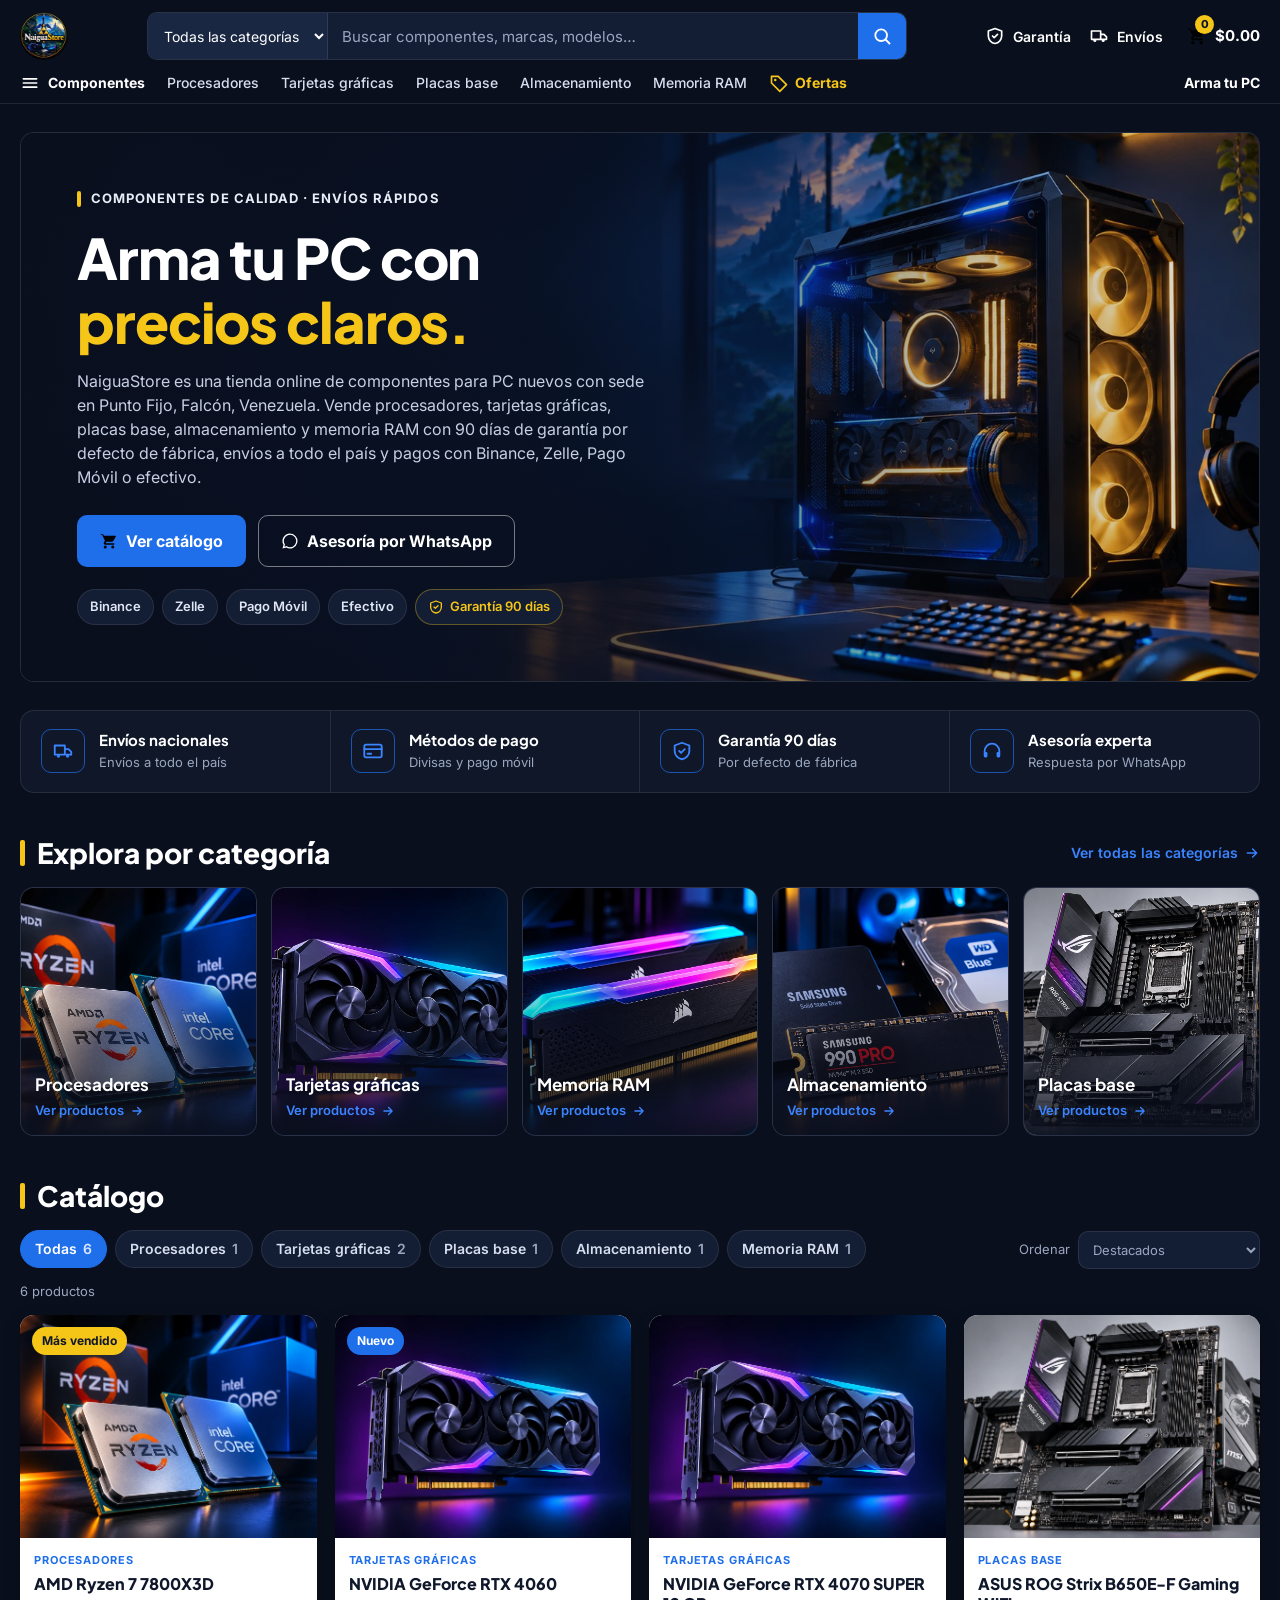
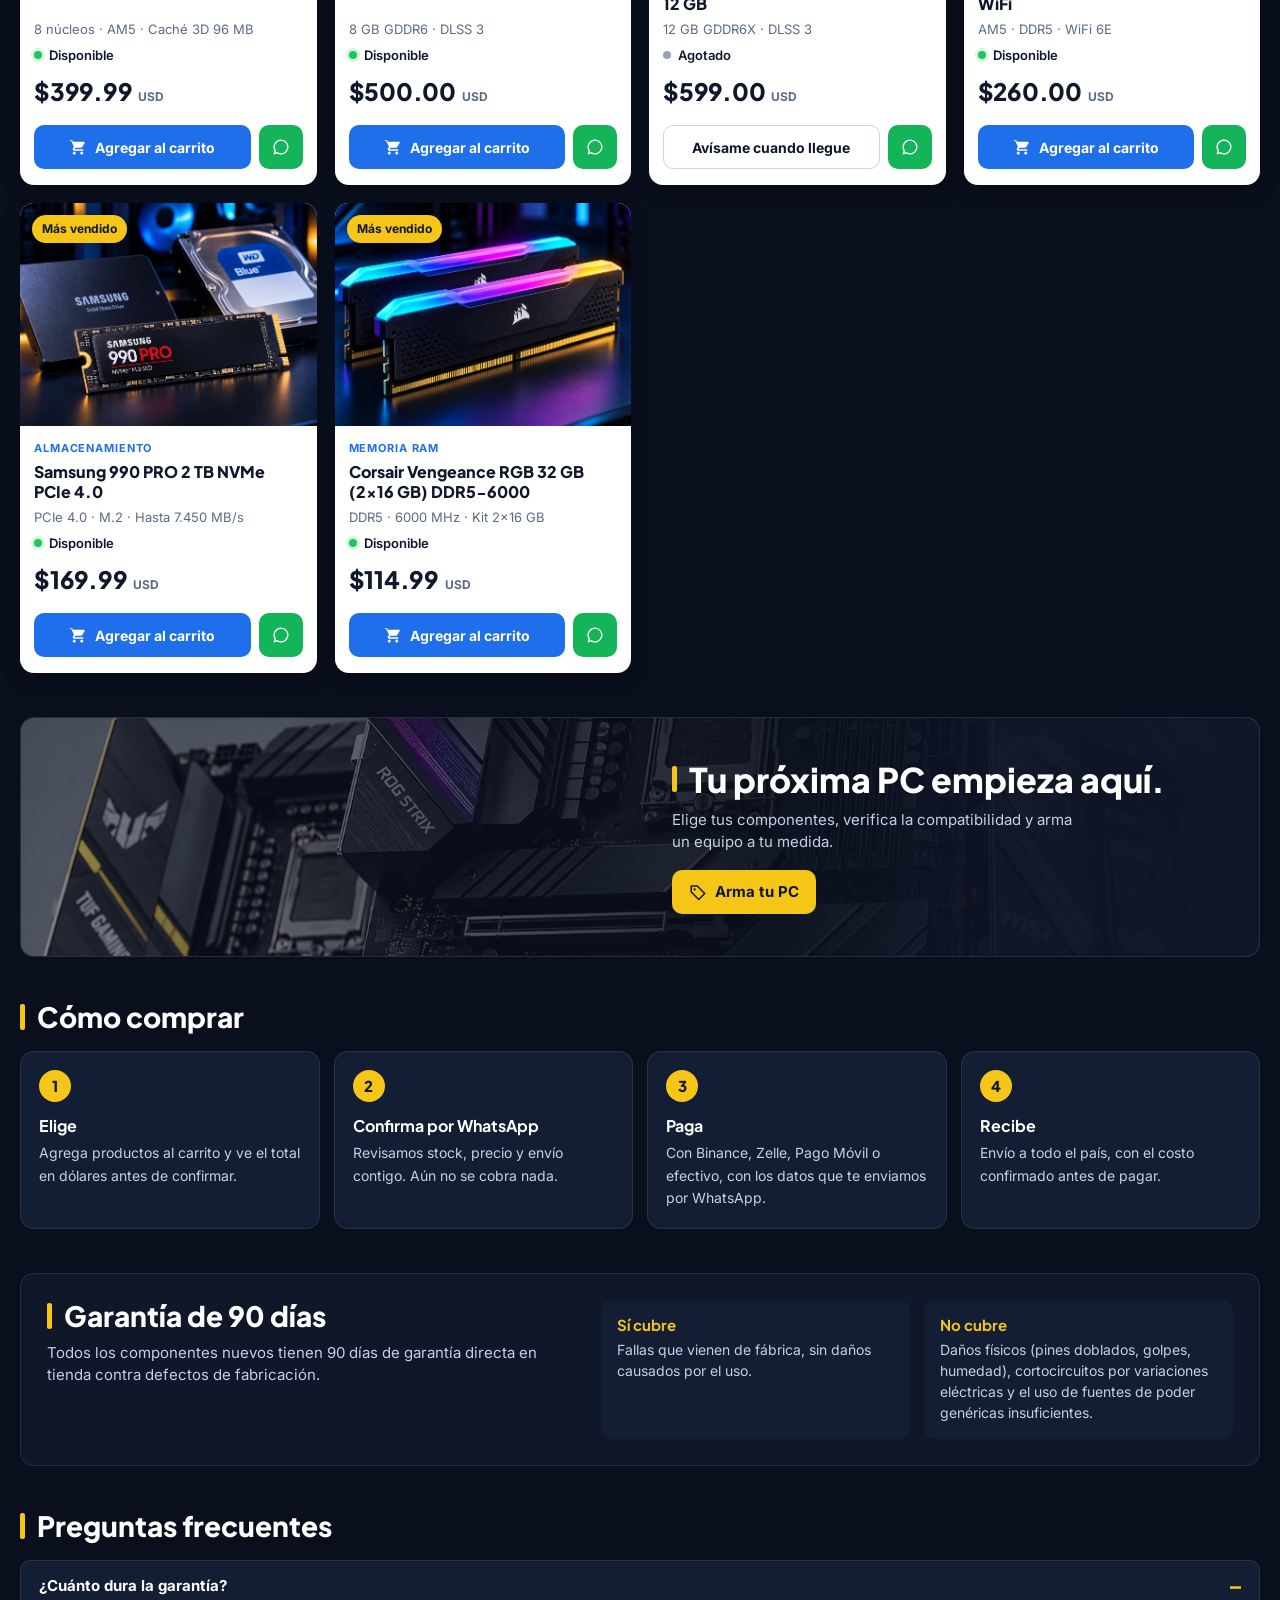
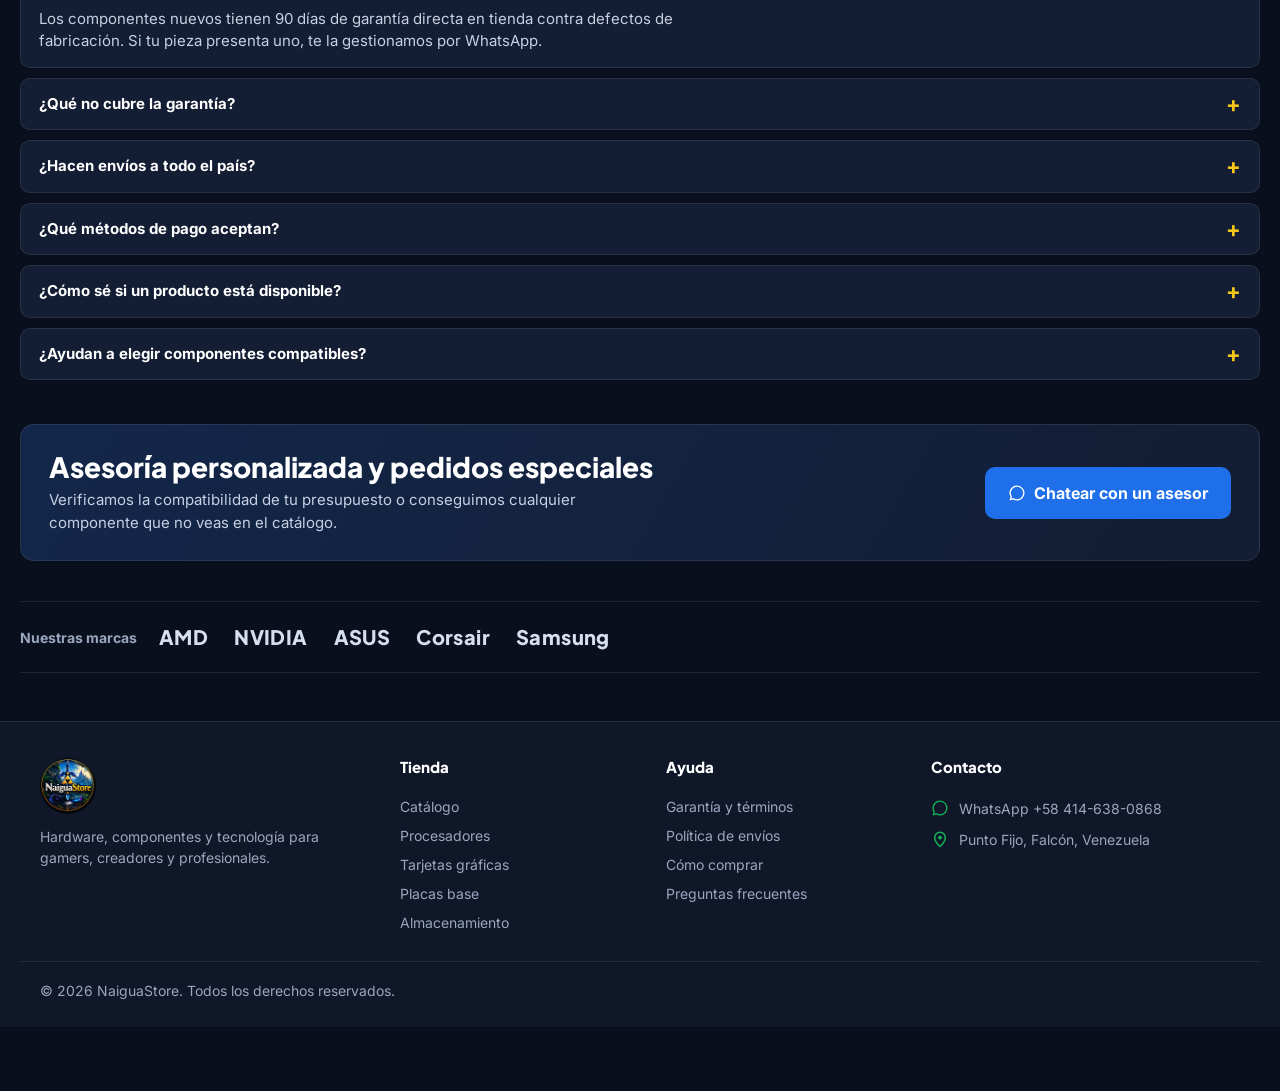
<file: index.html>
<!doctype html>
<html lang="es-VE">
<head>
  <meta charset="utf-8">
  <meta name="viewport" content="width=device-width, initial-scale=1">
  <title>NaiguaStore | Componentes para PC nuevos, tienda online en Venezuela</title>
  <meta name="description" content="Procesadores, tarjetas gráficas, placas base, SSD y RAM nuevos. Garantía de 90 días, envíos a todo el país y pagos con Binance, Zelle o Pago Móvil.">
  <link rel="canonical" href="https://anyelopetit.github.io/naiguastore-claude/">
  <meta property="og:type" content="website">
  <meta property="og:site_name" content="NaiguaStore">
  <meta property="og:locale" content="es_VE">
  <meta property="og:title" content="NaiguaStore | Componentes para PC nuevos, tienda online en Venezuela">
  <meta property="og:description" content="Procesadores, tarjetas gráficas, placas base, SSD y RAM nuevos. Garantía de 90 días, envíos a todo el país y pagos con Binance, Zelle o Pago Móvil.">
  <meta property="og:url" content="https://anyelopetit.github.io/naiguastore-claude/">
  <meta name="twitter:card" content="summary">
  <meta name="theme-color" content="#0a0f1d">
  <link rel="icon" href="assets/img/logo.webp" type="image/webp">
  <link rel="preconnect" href="https://fonts.googleapis.com">
  <link rel="preconnect" href="https://fonts.gstatic.com" crossorigin>
  <link rel="stylesheet" href="https://fonts.googleapis.com/css2?family=Inter:wght@400;500;600;700&family=Plus+Jakarta+Sans:wght@700;800&display=swap">
  <link rel="stylesheet" href="css/styles.css">
  <script type="application/ld+json">{"@context":"https://schema.org","@type":"OnlineStore","@id":"https://anyelopetit.github.io/naiguastore-claude/#store","name":"NaiguaStore","url":"https://anyelopetit.github.io/naiguastore-claude/","logo":"https://anyelopetit.github.io/naiguastore-claude/assets/img/logo.webp","description":"NaiguaStore es una tienda online de componentes para PC nuevos con sede en Punto Fijo, Falcón, Venezuela. Vende procesadores, tarjetas gráficas, placas base, almacenamiento y memoria RAM con 90 días de garantía por defecto de fábrica, envíos a todo el país y pagos con Binance, Zelle, Pago Móvil o efectivo.","telephone":"+58 414-638-0868","address":{"@type":"PostalAddress","addressLocality":"Punto Fijo","addressRegion":"Falcón","addressCountry":"VE"},"areaServed":{"@type":"Country","name":"Venezuela"},"paymentAccepted":"Binance, Zelle, Pago Móvil, Efectivo","currenciesAccepted":"USD","hasOfferCatalog":{"@type":"OfferCatalog","name":"Componentes para PC","itemListElement":[{"@type":"Offer","itemOffered":{"@type":"Product","name":"AMD Ryzen 7 7800X3D","url":"https://anyelopetit.github.io/naiguastore-claude/producto/amd-ryzen-7-7800x3d/"},"price":"399.99","priceCurrency":"USD","availability":"https://schema.org/InStock"},{"@type":"Offer","itemOffered":{"@type":"Product","name":"NVIDIA GeForce RTX 4060","url":"https://anyelopetit.github.io/naiguastore-claude/producto/nvidia-rtx-4060/"},"price":"500.00","priceCurrency":"USD","availability":"https://schema.org/InStock"},{"@type":"Offer","itemOffered":{"@type":"Product","name":"NVIDIA GeForce RTX 4070 SUPER 12 GB","url":"https://anyelopetit.github.io/naiguastore-claude/producto/nvidia-rtx-4070-super/"},"price":"599.00","priceCurrency":"USD","availability":"https://schema.org/OutOfStock"},{"@type":"Offer","itemOffered":{"@type":"Product","name":"ASUS ROG Strix B650E-F Gaming WiFi","url":"https://anyelopetit.github.io/naiguastore-claude/producto/asus-rog-strix-b650e-f/"},"price":"260.00","priceCurrency":"USD","availability":"https://schema.org/InStock"},{"@type":"Offer","itemOffered":{"@type":"Product","name":"Samsung 990 PRO 2 TB NVMe PCIe 4.0","url":"https://anyelopetit.github.io/naiguastore-claude/producto/samsung-990-pro-2tb/"},"price":"169.99","priceCurrency":"USD","availability":"https://schema.org/InStock"},{"@type":"Offer","itemOffered":{"@type":"Product","name":"Corsair Vengeance RGB 32 GB (2×16 GB) DDR5-6000","url":"https://anyelopetit.github.io/naiguastore-claude/producto/corsair-vengeance-32gb/"},"price":"114.99","priceCurrency":"USD","availability":"https://schema.org/InStock"}]}}</script>
  <script type="application/ld+json">{"@context":"https://schema.org","@type":"ItemList","name":"Componentes para PC de NaiguaStore","itemListElement":[{"@type":"ListItem","position":1,"url":"https://anyelopetit.github.io/naiguastore-claude/producto/amd-ryzen-7-7800x3d/","name":"AMD Ryzen 7 7800X3D"},{"@type":"ListItem","position":2,"url":"https://anyelopetit.github.io/naiguastore-claude/producto/nvidia-rtx-4060/","name":"NVIDIA GeForce RTX 4060"},{"@type":"ListItem","position":3,"url":"https://anyelopetit.github.io/naiguastore-claude/producto/nvidia-rtx-4070-super/","name":"NVIDIA GeForce RTX 4070 SUPER 12 GB"},{"@type":"ListItem","position":4,"url":"https://anyelopetit.github.io/naiguastore-claude/producto/asus-rog-strix-b650e-f/","name":"ASUS ROG Strix B650E-F Gaming WiFi"},{"@type":"ListItem","position":5,"url":"https://anyelopetit.github.io/naiguastore-claude/producto/samsung-990-pro-2tb/","name":"Samsung 990 PRO 2 TB NVMe PCIe 4.0"},{"@type":"ListItem","position":6,"url":"https://anyelopetit.github.io/naiguastore-claude/producto/corsair-vengeance-32gb/","name":"Corsair Vengeance RGB 32 GB (2×16 GB) DDR5-6000"}]}</script>
  <script type="application/ld+json">{"@context":"https://schema.org","@type":"FAQPage","mainEntity":[{"@type":"Question","name":"¿Cuánto dura la garantía?","acceptedAnswer":{"@type":"Answer","text":"Los componentes nuevos tienen 90 días de garantía directa en tienda contra defectos de fabricación. Si tu pieza presenta uno, te la gestionamos por WhatsApp."}},{"@type":"Question","name":"¿Qué no cubre la garantía?","acceptedAnswer":{"@type":"Answer","text":"Daños físicos (pines doblados, golpes, humedad), cortocircuitos por variaciones eléctricas y el uso de fuentes de poder genéricas insuficientes para el equipo."}},{"@type":"Question","name":"¿Hacen envíos a todo el país?","acceptedAnswer":{"@type":"Answer","text":"Sí, enviamos a todo el país desde Punto Fijo, Falcón. El costo y el tiempo dependen de la ciudad, y te los confirmamos por WhatsApp antes de que pagues."}},{"@type":"Question","name":"¿Qué métodos de pago aceptan?","acceptedAnswer":{"@type":"Answer","text":"Binance, Zelle, Pago Móvil y efectivo. Te enviamos los datos de pago por WhatsApp después de confirmar tu pedido. En la web no pedimos datos de tarjeta."}},{"@type":"Question","name":"¿Cómo sé si un producto está disponible?","acceptedAnswer":{"@type":"Answer","text":"Cada ficha indica si está en stock. Si está agotado, el botón Avísame abre un WhatsApp para que te escribamos cuando llegue."}},{"@type":"Question","name":"¿Ayudan a elegir componentes compatibles?","acceptedAnswer":{"@type":"Answer","text":"Sí, por WhatsApp. Revisamos la compatibilidad entre procesador, placa base, memoria y fuente antes de que compres."}}]}</script>
</head>
<body data-page="inicio" data-base="">
  <a class="skip" href="#app">Ir al contenido</a>
  <div id="loader" aria-hidden="true"><img src="assets/img/logo.webp" alt=""></div>

  <header class="site-header">
    <div class="topbar">
      <a class="brand" href="index.html" aria-label="NaiguaStore, inicio"><img src="assets/img/logo.webp" alt="NaiguaStore" width="44" height="44"></a>
      <form class="search" role="search" action="index.html" method="get" data-search-form>
        <label class="sr-only" for="cat-select">Categoría</label>
        <select id="cat-select" class="search__cat" data-cat-select>
          <option value="Todas">Todas las categorías</option><option value="Procesadores">Procesadores</option><option value="Tarjetas gráficas">Tarjetas gráficas</option><option value="Placas base">Placas base</option><option value="Almacenamiento">Almacenamiento</option><option value="Memoria RAM">Memoria RAM</option>
        </select>
        <label class="sr-only" for="search">Buscar componentes</label>
        <input id="search" name="q" type="search" placeholder="Buscar componentes, marcas, modelos…" autocomplete="off">
        <button class="search__btn" type="submit" aria-label="Buscar"><svg class="" viewBox="0 0 24 24" width="20" height="20" aria-hidden="true" focusable="false"><circle cx="11" cy="11" r="7" fill="none" stroke="currentColor" stroke-width="2.2"/><path d="M16.5 16.5 21 21" stroke="currentColor" stroke-width="2.2" stroke-linecap="round"/></svg></button>
      </form>
      <div class="topbar__items">
        <a class="topbar__item" href="index.html#garantia" aria-label="Garantía de 90 días"><svg class="" viewBox="0 0 24 24" width="20" height="20" aria-hidden="true" focusable="false"><path d="M12 3 4 6v6c0 4.5 3.4 8.3 8 9 4.6-.7 8-4.5 8-9V6z" fill="none" stroke="currentColor" stroke-width="2" stroke-linejoin="round"/><path d="m9 12 2 2 4-4" fill="none" stroke="currentColor" stroke-width="2" stroke-linecap="round" stroke-linejoin="round"/></svg><span>Garantía</span></a>
        <a class="topbar__item" href="index.html#envios" aria-label="Envíos"><svg class="" viewBox="0 0 24 24" width="20" height="20" aria-hidden="true" focusable="false"><path d="M3 6h11v10H3zM14 10h4l3 3v3h-7z" fill="none" stroke="currentColor" stroke-width="2" stroke-linejoin="round"/><circle cx="7" cy="17.5" r="1.8" fill="currentColor"/><circle cx="17" cy="17.5" r="1.8" fill="currentColor"/></svg><span>Envíos</span></a>
        <button class="cart-btn" id="cart-open" type="button" aria-label="Abrir carrito">
          <svg class="" viewBox="0 0 24 24" width="20" height="20" aria-hidden="true" focusable="false"><path d="M7 18a2 2 0 1 0 0 4 2 2 0 0 0 0-4zm10 0a2 2 0 1 0 0 4 2 2 0 0 0 0-4zM1 2v2h2l3.6 7.6-1.4 2.4A2 2 0 0 0 7 17h12v-2H7.4l1.1-2h7.5a2 2 0 0 0 1.7-1l3.6-6.5A1 1 0 0 0 20.4 5H5.2l-.9-2H1z"/></svg>
          <span class="cart-btn__count" id="cart-count">0</span>
          <span class="cart-btn__total" id="cart-total-header">$0.00</span>
        </button>
      </div>
    </div>
    <nav class="subnav" aria-label="Principal">
      <a class="subnav__all" href="index.html#catalogo"><svg class="" viewBox="0 0 24 24" width="20" height="20" aria-hidden="true" focusable="false"><path d="M4 7h16M4 12h16M4 17h16" stroke="currentColor" stroke-width="2" stroke-linecap="round"/></svg><span>Componentes</span></a>
      <a href="index.html#catalogo" data-cat="Procesadores">Procesadores</a><a href="index.html#catalogo" data-cat="Tarjetas gráficas">Tarjetas gráficas</a><a href="index.html#catalogo" data-cat="Placas base">Placas base</a><a href="index.html#catalogo" data-cat="Almacenamiento">Almacenamiento</a><a href="index.html#catalogo" data-cat="Memoria RAM">Memoria RAM</a>
      <a class="subnav__offer" href="index.html#catalogo"><svg class="" viewBox="0 0 24 24" width="20" height="20" aria-hidden="true" focusable="false"><path d="M3 12V4h8l10 10-8 8z" fill="none" stroke="currentColor" stroke-width="2" stroke-linejoin="round"/><circle cx="7.5" cy="8.5" r="1.5" fill="currentColor"/></svg><span>Ofertas</span></a>
      <a class="subnav__build" href="index.html#asesoria">Arma tu PC</a>
    </nav>
  </header>

  <main id="app" tabindex="-1">

  <section class="hero">
    <div class="hero__copy">
      <p class="eyebrow"><span aria-hidden="true"></span>Componentes de calidad · Envíos rápidos</p>
      <h1>Arma tu PC con <em>precios claros.</em></h1>
      <p class="lead">NaiguaStore es una tienda online de componentes para PC nuevos con sede en Punto Fijo, Falcón, Venezuela. Vende procesadores, tarjetas gráficas, placas base, almacenamiento y memoria RAM con 90 días de garantía por defecto de fábrica, envíos a todo el país y pagos con Binance, Zelle, Pago Móvil o efectivo.</p>
      <div class="hero__cta">
        <a class="btn btn--primary btn--lg" href="#catalogo"><svg class="" viewBox="0 0 24 24" width="20" height="20" aria-hidden="true" focusable="false"><path d="M7 18a2 2 0 1 0 0 4 2 2 0 0 0 0-4zm10 0a2 2 0 1 0 0 4 2 2 0 0 0 0-4zM1 2v2h2l3.6 7.6-1.4 2.4A2 2 0 0 0 7 17h12v-2H7.4l1.1-2h7.5a2 2 0 0 0 1.7-1l3.6-6.5A1 1 0 0 0 20.4 5H5.2l-.9-2H1z"/></svg><span>Ver catálogo</span></a>
        <a class="btn btn--outline btn--lg" href="https://wa.me/584146380868?text=Hola%2C%20quiero%20asesor%C3%ADa%20para%20armar%20mi%20PC." target="_blank" rel="noopener"><svg class="" viewBox="0 0 24 24" width="20" height="20" aria-hidden="true" focusable="false"><path d="M12 2a10 10 0 0 0-8.6 15.1L2 22l5-1.3A10 10 0 1 0 12 2zm0 18.2a8.2 8.2 0 0 1-4.2-1.2l-.3-.2-3 .8.8-2.9-.2-.3A8.2 8.2 0 1 1 12 20.2z" fill="currentColor"/></svg><span>Asesoría por WhatsApp</span></a>
      </div>
      <ul class="pays" aria-label="Métodos de pago">
        <li>Binance</li><li>Zelle</li><li>Pago Móvil</li><li>Efectivo</li><li class="pays__warranty"><svg class="" viewBox="0 0 24 24" width="20" height="20" aria-hidden="true" focusable="false"><path d="M12 3 4 6v6c0 4.5 3.4 8.3 8 9 4.6-.7 8-4.5 8-9V6z" fill="none" stroke="currentColor" stroke-width="2" stroke-linejoin="round"/><path d="m9 12 2 2 4-4" fill="none" stroke="currentColor" stroke-width="2" stroke-linecap="round" stroke-linejoin="round"/></svg>Garantía 90 días</li>
      </ul>
    </div>
    <figure class="hero__media"><img src="assets/img/hero-pc.webp" alt="Torre de PC gamer con iluminación RGB" width="1024" height="1024" fetchpriority="high"></figure>
  </section>

  <section class="features" aria-label="Ventajas">
    <div id="envios"><span class="features__ico"><svg class="" viewBox="0 0 24 24" width="20" height="20" aria-hidden="true" focusable="false"><path d="M3 6h11v10H3zM14 10h4l3 3v3h-7z" fill="none" stroke="currentColor" stroke-width="2" stroke-linejoin="round"/><circle cx="7" cy="17.5" r="1.8" fill="currentColor"/><circle cx="17" cy="17.5" r="1.8" fill="currentColor"/></svg></span><div><strong>Envíos nacionales</strong><span>Envíos a todo el país</span></div></div>
    <div><span class="features__ico"><svg class="" viewBox="0 0 24 24" width="20" height="20" aria-hidden="true" focusable="false"><rect x="2.5" y="5" width="19" height="14" rx="2" fill="none" stroke="currentColor" stroke-width="2"/><path d="M2.5 10h19M6 15h4" stroke="currentColor" stroke-width="2" stroke-linecap="round"/></svg></span><div><strong>Métodos de pago</strong><span>Divisas y pago móvil</span></div></div>
    <div id="garantia"><span class="features__ico"><svg class="" viewBox="0 0 24 24" width="20" height="20" aria-hidden="true" focusable="false"><path d="M12 3 4 6v6c0 4.5 3.4 8.3 8 9 4.6-.7 8-4.5 8-9V6z" fill="none" stroke="currentColor" stroke-width="2" stroke-linejoin="round"/><path d="m9 12 2 2 4-4" fill="none" stroke="currentColor" stroke-width="2" stroke-linecap="round" stroke-linejoin="round"/></svg></span><div><strong>Garantía 90 días</strong><span>Por defecto de fábrica</span></div></div>
    <div><span class="features__ico"><svg class="" viewBox="0 0 24 24" width="20" height="20" aria-hidden="true" focusable="false"><path d="M4 14v-2a8 8 0 0 1 16 0v2" fill="none" stroke="currentColor" stroke-width="2"/><rect x="3" y="13" width="4" height="6" rx="1.5" fill="currentColor"/><rect x="17" y="13" width="4" height="6" rx="1.5" fill="currentColor"/></svg></span><div><strong>Asesoría experta</strong><span>Respuesta por WhatsApp</span></div></div>
  </section>

  <section class="cats" aria-labelledby="cats-title">
    <div class="sec-head"><h2 id="cats-title"><span class="sec-head__bar" aria-hidden="true"></span>Explora por categoría</h2><a class="sec-head__link" href="#catalogo">Ver todas las categorías <svg class="" viewBox="0 0 24 24" width="20" height="20" aria-hidden="true" focusable="false"><path d="M5 12h13M13 6l6 6-6 6" fill="none" stroke="currentColor" stroke-width="2.2" stroke-linecap="round" stroke-linejoin="round"/></svg></a></div>
    <div class="cats__grid">
      <a class="cat" href="#catalogo" data-cat="Procesadores">
        <img src="assets/img/cpus.webp" alt="" width="600" height="400" loading="lazy">
        <span class="cat__body"><strong>Procesadores</strong><span>Ver productos <svg class="" viewBox="0 0 24 24" width="20" height="20" aria-hidden="true" focusable="false"><path d="M5 12h13M13 6l6 6-6 6" fill="none" stroke="currentColor" stroke-width="2.2" stroke-linecap="round" stroke-linejoin="round"/></svg></span></span>
      </a>
      <a class="cat" href="#catalogo" data-cat="Tarjetas gráficas">
        <img src="assets/img/gpu.webp" alt="" width="600" height="400" loading="lazy">
        <span class="cat__body"><strong>Tarjetas gráficas</strong><span>Ver productos <svg class="" viewBox="0 0 24 24" width="20" height="20" aria-hidden="true" focusable="false"><path d="M5 12h13M13 6l6 6-6 6" fill="none" stroke="currentColor" stroke-width="2.2" stroke-linecap="round" stroke-linejoin="round"/></svg></span></span>
      </a>
      <a class="cat" href="#catalogo" data-cat="Memoria RAM">
        <img src="assets/img/ram.webp" alt="" width="600" height="400" loading="lazy">
        <span class="cat__body"><strong>Memoria RAM</strong><span>Ver productos <svg class="" viewBox="0 0 24 24" width="20" height="20" aria-hidden="true" focusable="false"><path d="M5 12h13M13 6l6 6-6 6" fill="none" stroke="currentColor" stroke-width="2.2" stroke-linecap="round" stroke-linejoin="round"/></svg></span></span>
      </a>
      <a class="cat" href="#catalogo" data-cat="Almacenamiento">
        <img src="assets/img/ssd.webp" alt="" width="600" height="400" loading="lazy">
        <span class="cat__body"><strong>Almacenamiento</strong><span>Ver productos <svg class="" viewBox="0 0 24 24" width="20" height="20" aria-hidden="true" focusable="false"><path d="M5 12h13M13 6l6 6-6 6" fill="none" stroke="currentColor" stroke-width="2.2" stroke-linecap="round" stroke-linejoin="round"/></svg></span></span>
      </a>
      <a class="cat" href="#catalogo" data-cat="Placas base">
        <img src="assets/img/motherboards.webp" alt="" width="600" height="400" loading="lazy">
        <span class="cat__body"><strong>Placas base</strong><span>Ver productos <svg class="" viewBox="0 0 24 24" width="20" height="20" aria-hidden="true" focusable="false"><path d="M5 12h13M13 6l6 6-6 6" fill="none" stroke="currentColor" stroke-width="2.2" stroke-linecap="round" stroke-linejoin="round"/></svg></span></span>
      </a>
    </div>
  </section>

  <section class="catalog" id="catalogo" aria-labelledby="catalog-title">
    <div class="sec-head"><h2 id="catalog-title"><span class="sec-head__bar" aria-hidden="true"></span>Catálogo</h2></div>
    <div class="catalog__bar">
      <div class="chips" id="chips" role="tablist" aria-label="Categorías">
        <button class="chip is-on" type="button" role="tab" aria-selected="true" data-cat="Todas">Todas <span>6</span></button><button class="chip" type="button" role="tab" aria-selected="false" data-cat="Procesadores">Procesadores <span>1</span></button><button class="chip" type="button" role="tab" aria-selected="false" data-cat="Tarjetas gráficas">Tarjetas gráficas <span>2</span></button><button class="chip" type="button" role="tab" aria-selected="false" data-cat="Placas base">Placas base <span>1</span></button><button class="chip" type="button" role="tab" aria-selected="false" data-cat="Almacenamiento">Almacenamiento <span>1</span></button><button class="chip" type="button" role="tab" aria-selected="false" data-cat="Memoria RAM">Memoria RAM <span>1</span></button>
      </div>
      <label class="sort">Ordenar
        <select data-sort>
          <option value="featured">Destacados</option>
          <option value="price-asc">Precio: menor a mayor</option>
          <option value="price-desc">Precio: mayor a menor</option>
        </select>
      </label>
    </div>
    <p class="count" id="count" aria-live="polite">6 productos</p>
    <div class="grid" id="grid"><article class="pcard" data-id="amd-ryzen-7-7800x3d">
  <a class="pcard__media" href="producto/amd-ryzen-7-7800x3d/" aria-label="Ver AMD Ryzen 7 7800X3D"><span class="badge badge--gold">Más vendido</span><img src="assets/img/cpus.webp" alt="AMD Ryzen 7 7800X3D" width="800" height="600" loading="eager" decoding="async"></a>
  <div class="pcard__body">
    <p class="pcard__cat">Procesadores</p>
    <h3 class="pcard__name"><a href="producto/amd-ryzen-7-7800x3d/">AMD Ryzen 7 7800X3D</a></h3>
    <p class="pcard__specs">8 núcleos · AM5 · Caché 3D 96 MB</p>
    <p class="pcard__avail"><span class="dot dot--ok" aria-hidden="true"></span>Disponible</p>
    <div class="pcard__price"><p class="price"><span class="price__usd">$399.99</span><span class="price__cur">USD</span></p></div>
    <div class="pcard__actions">
      <button class="btn btn--primary" type="button" data-add="amd-ryzen-7-7800x3d"><svg viewBox="0 0 24 24" width="18" height="18" aria-hidden="true"><path fill="currentColor" d="M7 18a2 2 0 1 0 0 4 2 2 0 0 0 0-4zm10 0a2 2 0 1 0 0 4 2 2 0 0 0 0-4zM1 2v2h2l3.6 7.6-1.4 2.4A2 2 0 0 0 7 17h12v-2H7.4l1.1-2h7.5a2 2 0 0 0 1.7-1l3.6-6.5A1 1 0 0 0 20.4 5H5.2l-.9-2H1z"/></svg><span>Agregar al carrito</span></button>
      <a class="btn btn--wa" href="https://wa.me/584146380868?text=Hola%2C%20tengo%20una%20duda%20sobre%20el%20AMD%20Ryzen%207%207800X3D." target="_blank" rel="noopener" aria-label="Consultar AMD Ryzen 7 7800X3D por WhatsApp" title="Consultar por WhatsApp"><svg viewBox="0 0 24 24" width="20" height="20" aria-hidden="true"><path fill="currentColor" d="M12 2a10 10 0 0 0-8.6 15.1L2 22l5-1.3A10 10 0 1 0 12 2zm0 18.2a8.2 8.2 0 0 1-4.2-1.2l-.3-.2-3 .8.8-2.9-.2-.3A8.2 8.2 0 1 1 12 20.2z"/></svg></a>
    </div>
  </div>
</article>
<article class="pcard" data-id="nvidia-rtx-4060">
  <a class="pcard__media" href="producto/nvidia-rtx-4060/" aria-label="Ver NVIDIA GeForce RTX 4060"><span class="badge badge--blue">Nuevo</span><img src="assets/img/gpu.webp" alt="NVIDIA GeForce RTX 4060" width="800" height="600" loading="eager" decoding="async"></a>
  <div class="pcard__body">
    <p class="pcard__cat">Tarjetas gráficas</p>
    <h3 class="pcard__name"><a href="producto/nvidia-rtx-4060/">NVIDIA GeForce RTX 4060</a></h3>
    <p class="pcard__specs">8 GB GDDR6 · DLSS 3</p>
    <p class="pcard__avail"><span class="dot dot--ok" aria-hidden="true"></span>Disponible</p>
    <div class="pcard__price"><p class="price"><span class="price__usd">$500.00</span><span class="price__cur">USD</span></p></div>
    <div class="pcard__actions">
      <button class="btn btn--primary" type="button" data-add="nvidia-rtx-4060"><svg viewBox="0 0 24 24" width="18" height="18" aria-hidden="true"><path fill="currentColor" d="M7 18a2 2 0 1 0 0 4 2 2 0 0 0 0-4zm10 0a2 2 0 1 0 0 4 2 2 0 0 0 0-4zM1 2v2h2l3.6 7.6-1.4 2.4A2 2 0 0 0 7 17h12v-2H7.4l1.1-2h7.5a2 2 0 0 0 1.7-1l3.6-6.5A1 1 0 0 0 20.4 5H5.2l-.9-2H1z"/></svg><span>Agregar al carrito</span></button>
      <a class="btn btn--wa" href="https://wa.me/584146380868?text=Hola%2C%20tengo%20una%20duda%20sobre%20el%20NVIDIA%20GeForce%20RTX%204060." target="_blank" rel="noopener" aria-label="Consultar NVIDIA GeForce RTX 4060 por WhatsApp" title="Consultar por WhatsApp"><svg viewBox="0 0 24 24" width="20" height="20" aria-hidden="true"><path fill="currentColor" d="M12 2a10 10 0 0 0-8.6 15.1L2 22l5-1.3A10 10 0 1 0 12 2zm0 18.2a8.2 8.2 0 0 1-4.2-1.2l-.3-.2-3 .8.8-2.9-.2-.3A8.2 8.2 0 1 1 12 20.2z"/></svg></a>
    </div>
  </div>
</article>
<article class="pcard" data-id="nvidia-rtx-4070-super">
  <a class="pcard__media" href="producto/nvidia-rtx-4070-super/" aria-label="Ver NVIDIA GeForce RTX 4070 SUPER 12 GB"><img src="assets/img/gpu.webp" alt="NVIDIA GeForce RTX 4070 SUPER 12 GB" width="800" height="600" loading="lazy" decoding="async"></a>
  <div class="pcard__body">
    <p class="pcard__cat">Tarjetas gráficas</p>
    <h3 class="pcard__name"><a href="producto/nvidia-rtx-4070-super/">NVIDIA GeForce RTX 4070 SUPER 12 GB</a></h3>
    <p class="pcard__specs">12 GB GDDR6X · DLSS 3</p>
    <p class="pcard__avail"><span class="dot dot--out" aria-hidden="true"></span>Agotado</p>
    <div class="pcard__price"><p class="price"><span class="price__usd">$599.00</span><span class="price__cur">USD</span></p></div>
    <div class="pcard__actions">
      <a class="btn btn--line" href="https://wa.me/584146380868?text=Hola%2C%20quiero%20que%20me%20avisen%20cuando%20llegue%20el%20NVIDIA%20GeForce%20RTX%204070%20SUPER%2012%20GB." target="_blank" rel="noopener">Avísame cuando llegue</a>
      <a class="btn btn--wa" href="https://wa.me/584146380868?text=Hola%2C%20tengo%20una%20duda%20sobre%20el%20NVIDIA%20GeForce%20RTX%204070%20SUPER%2012%20GB." target="_blank" rel="noopener" aria-label="Consultar NVIDIA GeForce RTX 4070 SUPER 12 GB por WhatsApp" title="Consultar por WhatsApp"><svg viewBox="0 0 24 24" width="20" height="20" aria-hidden="true"><path fill="currentColor" d="M12 2a10 10 0 0 0-8.6 15.1L2 22l5-1.3A10 10 0 1 0 12 2zm0 18.2a8.2 8.2 0 0 1-4.2-1.2l-.3-.2-3 .8.8-2.9-.2-.3A8.2 8.2 0 1 1 12 20.2z"/></svg></a>
    </div>
  </div>
</article>
<article class="pcard" data-id="asus-rog-strix-b650e-f">
  <a class="pcard__media" href="producto/asus-rog-strix-b650e-f/" aria-label="Ver ASUS ROG Strix B650E-F Gaming WiFi"><img src="assets/img/motherboards.webp" alt="ASUS ROG Strix B650E-F Gaming WiFi" width="800" height="600" loading="lazy" decoding="async"></a>
  <div class="pcard__body">
    <p class="pcard__cat">Placas base</p>
    <h3 class="pcard__name"><a href="producto/asus-rog-strix-b650e-f/">ASUS ROG Strix B650E-F Gaming WiFi</a></h3>
    <p class="pcard__specs">AM5 · DDR5 · WiFi 6E</p>
    <p class="pcard__avail"><span class="dot dot--ok" aria-hidden="true"></span>Disponible</p>
    <div class="pcard__price"><p class="price"><span class="price__usd">$260.00</span><span class="price__cur">USD</span></p></div>
    <div class="pcard__actions">
      <button class="btn btn--primary" type="button" data-add="asus-rog-strix-b650e-f"><svg viewBox="0 0 24 24" width="18" height="18" aria-hidden="true"><path fill="currentColor" d="M7 18a2 2 0 1 0 0 4 2 2 0 0 0 0-4zm10 0a2 2 0 1 0 0 4 2 2 0 0 0 0-4zM1 2v2h2l3.6 7.6-1.4 2.4A2 2 0 0 0 7 17h12v-2H7.4l1.1-2h7.5a2 2 0 0 0 1.7-1l3.6-6.5A1 1 0 0 0 20.4 5H5.2l-.9-2H1z"/></svg><span>Agregar al carrito</span></button>
      <a class="btn btn--wa" href="https://wa.me/584146380868?text=Hola%2C%20tengo%20una%20duda%20sobre%20el%20ASUS%20ROG%20Strix%20B650E-F%20Gaming%20WiFi." target="_blank" rel="noopener" aria-label="Consultar ASUS ROG Strix B650E-F Gaming WiFi por WhatsApp" title="Consultar por WhatsApp"><svg viewBox="0 0 24 24" width="20" height="20" aria-hidden="true"><path fill="currentColor" d="M12 2a10 10 0 0 0-8.6 15.1L2 22l5-1.3A10 10 0 1 0 12 2zm0 18.2a8.2 8.2 0 0 1-4.2-1.2l-.3-.2-3 .8.8-2.9-.2-.3A8.2 8.2 0 1 1 12 20.2z"/></svg></a>
    </div>
  </div>
</article>
<article class="pcard" data-id="samsung-990-pro-2tb">
  <a class="pcard__media" href="producto/samsung-990-pro-2tb/" aria-label="Ver Samsung 990 PRO 2 TB NVMe PCIe 4.0"><span class="badge badge--gold">Más vendido</span><img src="assets/img/ssd.webp" alt="Samsung 990 PRO 2 TB NVMe PCIe 4.0" width="800" height="600" loading="lazy" decoding="async"></a>
  <div class="pcard__body">
    <p class="pcard__cat">Almacenamiento</p>
    <h3 class="pcard__name"><a href="producto/samsung-990-pro-2tb/">Samsung 990 PRO 2 TB NVMe PCIe 4.0</a></h3>
    <p class="pcard__specs">PCIe 4.0 · M.2 · Hasta 7.450 MB/s</p>
    <p class="pcard__avail"><span class="dot dot--ok" aria-hidden="true"></span>Disponible</p>
    <div class="pcard__price"><p class="price"><span class="price__usd">$169.99</span><span class="price__cur">USD</span></p></div>
    <div class="pcard__actions">
      <button class="btn btn--primary" type="button" data-add="samsung-990-pro-2tb"><svg viewBox="0 0 24 24" width="18" height="18" aria-hidden="true"><path fill="currentColor" d="M7 18a2 2 0 1 0 0 4 2 2 0 0 0 0-4zm10 0a2 2 0 1 0 0 4 2 2 0 0 0 0-4zM1 2v2h2l3.6 7.6-1.4 2.4A2 2 0 0 0 7 17h12v-2H7.4l1.1-2h7.5a2 2 0 0 0 1.7-1l3.6-6.5A1 1 0 0 0 20.4 5H5.2l-.9-2H1z"/></svg><span>Agregar al carrito</span></button>
      <a class="btn btn--wa" href="https://wa.me/584146380868?text=Hola%2C%20tengo%20una%20duda%20sobre%20el%20Samsung%20990%20PRO%202%20TB%20NVMe%20PCIe%204.0." target="_blank" rel="noopener" aria-label="Consultar Samsung 990 PRO 2 TB NVMe PCIe 4.0 por WhatsApp" title="Consultar por WhatsApp"><svg viewBox="0 0 24 24" width="20" height="20" aria-hidden="true"><path fill="currentColor" d="M12 2a10 10 0 0 0-8.6 15.1L2 22l5-1.3A10 10 0 1 0 12 2zm0 18.2a8.2 8.2 0 0 1-4.2-1.2l-.3-.2-3 .8.8-2.9-.2-.3A8.2 8.2 0 1 1 12 20.2z"/></svg></a>
    </div>
  </div>
</article>
<article class="pcard" data-id="corsair-vengeance-32gb">
  <a class="pcard__media" href="producto/corsair-vengeance-32gb/" aria-label="Ver Corsair Vengeance RGB 32 GB (2×16 GB) DDR5-6000"><span class="badge badge--gold">Más vendido</span><img src="assets/img/ram.webp" alt="Corsair Vengeance RGB 32 GB (2×16 GB) DDR5-6000" width="800" height="600" loading="lazy" decoding="async"></a>
  <div class="pcard__body">
    <p class="pcard__cat">Memoria RAM</p>
    <h3 class="pcard__name"><a href="producto/corsair-vengeance-32gb/">Corsair Vengeance RGB 32 GB (2×16 GB) DDR5-6000</a></h3>
    <p class="pcard__specs">DDR5 · 6000 MHz · Kit 2×16 GB</p>
    <p class="pcard__avail"><span class="dot dot--ok" aria-hidden="true"></span>Disponible</p>
    <div class="pcard__price"><p class="price"><span class="price__usd">$114.99</span><span class="price__cur">USD</span></p></div>
    <div class="pcard__actions">
      <button class="btn btn--primary" type="button" data-add="corsair-vengeance-32gb"><svg viewBox="0 0 24 24" width="18" height="18" aria-hidden="true"><path fill="currentColor" d="M7 18a2 2 0 1 0 0 4 2 2 0 0 0 0-4zm10 0a2 2 0 1 0 0 4 2 2 0 0 0 0-4zM1 2v2h2l3.6 7.6-1.4 2.4A2 2 0 0 0 7 17h12v-2H7.4l1.1-2h7.5a2 2 0 0 0 1.7-1l3.6-6.5A1 1 0 0 0 20.4 5H5.2l-.9-2H1z"/></svg><span>Agregar al carrito</span></button>
      <a class="btn btn--wa" href="https://wa.me/584146380868?text=Hola%2C%20tengo%20una%20duda%20sobre%20el%20Corsair%20Vengeance%20RGB%2032%20GB%20(2%C3%9716%20GB)%20DDR5-6000." target="_blank" rel="noopener" aria-label="Consultar Corsair Vengeance RGB 32 GB (2×16 GB) DDR5-6000 por WhatsApp" title="Consultar por WhatsApp"><svg viewBox="0 0 24 24" width="20" height="20" aria-hidden="true"><path fill="currentColor" d="M12 2a10 10 0 0 0-8.6 15.1L2 22l5-1.3A10 10 0 1 0 12 2zm0 18.2a8.2 8.2 0 0 1-4.2-1.2l-.3-.2-3 .8.8-2.9-.2-.3A8.2 8.2 0 1 1 12 20.2z"/></svg></a>
    </div>
  </div>
</article></div>
  </section>

  <section class="promo" aria-labelledby="promo-title">
    <img src="assets/img/motherboards.webp" alt="" width="800" height="450" loading="lazy">
    <div class="promo__text">
      <h2 id="promo-title"><span class="sec-head__bar" aria-hidden="true"></span>Tu próxima PC empieza aquí.</h2>
      <p>Elige tus componentes, verifica la compatibilidad y arma un equipo a tu medida.</p>
      <a class="btn btn--gold" href="#asesoria"><svg class="" viewBox="0 0 24 24" width="20" height="20" aria-hidden="true" focusable="false"><path d="M3 12V4h8l10 10-8 8z" fill="none" stroke="currentColor" stroke-width="2" stroke-linejoin="round"/><circle cx="7.5" cy="8.5" r="1.5" fill="currentColor"/></svg><span>Arma tu PC</span></a>
    </div>
  </section>

  <section class="how" id="como-comprar" aria-labelledby="how-title">
    <div class="sec-head"><h2 id="how-title"><span class="sec-head__bar" aria-hidden="true"></span>Cómo comprar</h2></div>
    <ol class="steps">
      <li><strong>Elige</strong><span>Agrega productos al carrito y ve el total en dólares antes de confirmar.</span></li>
      <li><strong>Confirma por WhatsApp</strong><span>Revisamos stock, precio y envío contigo. Aún no se cobra nada.</span></li>
      <li><strong>Paga</strong><span>Con Binance, Zelle, Pago Móvil o efectivo, con los datos que te enviamos por WhatsApp.</span></li>
      <li><strong>Recibe</strong><span>Envío a todo el país, con el costo confirmado antes de pagar.</span></li>
    </ol>
  </section>

  <section class="warranty" aria-labelledby="warranty-title">
    <div>
      <h2 id="warranty-title"><span class="sec-head__bar" aria-hidden="true"></span>Garantía de 90 días</h2>
      <p>Todos los componentes nuevos tienen 90 días de garantía directa en tienda contra defectos de fabricación.</p>
    </div>
    <div class="warranty__cols">
      <div><h3>Sí cubre</h3><p>Fallas que vienen de fábrica, sin daños causados por el uso.</p></div>
      <div><h3>No cubre</h3><p>Daños físicos (pines doblados, golpes, humedad), cortocircuitos por variaciones eléctricas y el uso de fuentes de poder genéricas insuficientes.</p></div>
    </div>
  </section>

  <section class="faq" id="preguntas" aria-labelledby="faq-title">
    <div class="sec-head"><h2 id="faq-title"><span class="sec-head__bar" aria-hidden="true"></span>Preguntas frecuentes</h2></div>
    <details open><summary>¿Cuánto dura la garantía?</summary><p>Los componentes nuevos tienen 90 días de garantía directa en tienda contra defectos de fabricación. Si tu pieza presenta uno, te la gestionamos por WhatsApp.</p></details>
    <details><summary>¿Qué no cubre la garantía?</summary><p>Daños físicos (pines doblados, golpes, humedad), cortocircuitos por variaciones eléctricas y el uso de fuentes de poder genéricas insuficientes para el equipo.</p></details>
    <details><summary>¿Hacen envíos a todo el país?</summary><p>Sí, enviamos a todo el país desde Punto Fijo, Falcón. El costo y el tiempo dependen de la ciudad, y te los confirmamos por WhatsApp antes de que pagues.</p></details>
    <details><summary>¿Qué métodos de pago aceptan?</summary><p>Binance, Zelle, Pago Móvil y efectivo. Te enviamos los datos de pago por WhatsApp después de confirmar tu pedido. En la web no pedimos datos de tarjeta.</p></details>
    <details><summary>¿Cómo sé si un producto está disponible?</summary><p>Cada ficha indica si está en stock. Si está agotado, el botón Avísame abre un WhatsApp para que te escribamos cuando llegue.</p></details>
    <details><summary>¿Ayudan a elegir componentes compatibles?</summary><p>Sí, por WhatsApp. Revisamos la compatibilidad entre procesador, placa base, memoria y fuente antes de que compres.</p></details>
  </section>

  <section class="advisor" id="asesoria" aria-labelledby="advisor-title">
    <div>
      <h2 id="advisor-title">Asesoría personalizada y pedidos especiales</h2>
      <p>Verificamos la compatibilidad de tu presupuesto o conseguimos cualquier componente que no veas en el catálogo.</p>
    </div>
    <a class="btn btn--primary btn--lg" href="https://wa.me/584146380868?text=Hola%2C%20necesito%20asesor%C3%ADa%20para%20armar%20mi%20PC." target="_blank" rel="noopener"><svg class="" viewBox="0 0 24 24" width="20" height="20" aria-hidden="true" focusable="false"><path d="M12 2a10 10 0 0 0-8.6 15.1L2 22l5-1.3A10 10 0 1 0 12 2zm0 18.2a8.2 8.2 0 0 1-4.2-1.2l-.3-.2-3 .8.8-2.9-.2-.3A8.2 8.2 0 1 1 12 20.2z" fill="currentColor"/></svg><span>Chatear con un asesor</span></a>
  </section>

  <section class="brands" aria-label="Marcas">
    <p>Nuestras marcas</p>
    <ul><li>AMD</li><li>NVIDIA</li><li>ASUS</li><li>Corsair</li><li>Samsung</li></ul>
  </section>
  </main>

  <footer class="site-footer">
    <div class="site-footer__grid">
      <div>
        <img class="site-footer__logo" src="assets/img/logo.webp" alt="NaiguaStore" width="56" height="56">
        <p>Hardware, componentes y tecnología para gamers, creadores y profesionales.</p>
      </div>
      <nav aria-label="Tienda">
        <h2>Tienda</h2>
        <a href="index.html#catalogo">Catálogo</a>
        <a href="index.html#catalogo" data-cat="Procesadores">Procesadores</a><a href="index.html#catalogo" data-cat="Tarjetas gráficas">Tarjetas gráficas</a><a href="index.html#catalogo" data-cat="Placas base">Placas base</a><a href="index.html#catalogo" data-cat="Almacenamiento">Almacenamiento</a>
      </nav>
      <nav aria-label="Ayuda">
        <h2>Ayuda</h2>
        <a href="index.html#garantia">Garantía y términos</a>
        <a href="index.html#envios">Política de envíos</a>
        <a href="index.html#como-comprar">Cómo comprar</a>
        <a href="index.html#preguntas">Preguntas frecuentes</a>
      </nav>
      <div class="site-footer__contact">
        <h2>Contacto</h2>
        <a href="https://wa.me/584146380868?text=Hola%20NaiguaStore%2C%20tengo%20una%20pregunta." target="_blank" rel="noopener"><svg class="" viewBox="0 0 24 24" width="20" height="20" aria-hidden="true" focusable="false"><path d="M12 2a10 10 0 0 0-8.6 15.1L2 22l5-1.3A10 10 0 1 0 12 2zm0 18.2a8.2 8.2 0 0 1-4.2-1.2l-.3-.2-3 .8.8-2.9-.2-.3A8.2 8.2 0 1 1 12 20.2z" fill="currentColor"/></svg><span>WhatsApp +58 414-638-0868</span></a>
        <p><svg class="" viewBox="0 0 24 24" width="20" height="20" aria-hidden="true" focusable="false"><path d="M12 22s7-6.2 7-12a7 7 0 1 0-14 0c0 5.8 7 12 7 12z" fill="none" stroke="currentColor" stroke-width="2"/><circle cx="12" cy="10" r="2.5" fill="currentColor"/></svg><span>Punto Fijo, Falcón, Venezuela</span></p>
      </div>
    </div>
    <p class="site-footer__legal">© 2026 NaiguaStore. Todos los derechos reservados.</p>
  </footer>

  <nav class="bottom-nav" aria-label="Navegación móvil">
    <a href="index.html">Inicio</a>
    <a href="index.html#catalogo">Catálogo</a>
    <button type="button" data-open-cart>Carrito <span class="bottom-nav__count" id="cart-count-mobile">0</span></button>
    <a href="https://wa.me/584146380868?text=Hola%20NaiguaStore%2C%20tengo%20una%20pregunta." target="_blank" rel="noopener">WhatsApp</a>
  </nav>

  <aside class="cart" id="cart" inert aria-label="Carrito de compras">
    <div class="cart__overlay" id="cart-overlay"></div>
    <div class="cart__panel" role="dialog" aria-modal="true" aria-labelledby="cart-title">
      <header class="cart__head">
        <h2 id="cart-title">Tu carrito</h2>
        <button class="icon-btn" id="cart-close" type="button" aria-label="Cerrar carrito">×</button>
      </header>
      <div class="cart__body" id="cart-body"></div>
      <footer class="cart__foot" id="cart-footer" hidden>
        <div class="sum-line"><span>Total estimado</span><span><strong id="cart-total">$0.00</strong><small id="cart-total-bs"></small></span></div>
        <p class="hint">El envío se calcula al confirmar. No se te cobra nada todavía.</p>
        <button class="btn btn--primary btn--block" id="cart-checkout" type="button">Continuar al pedido</button>
      </footer>
    </div>
  </aside>

  <script src="js/logic.js"></script>
  <script src="js/templates.js"></script>
  <script src="js/app.js" defer></script>
</body>
</html>
</file>
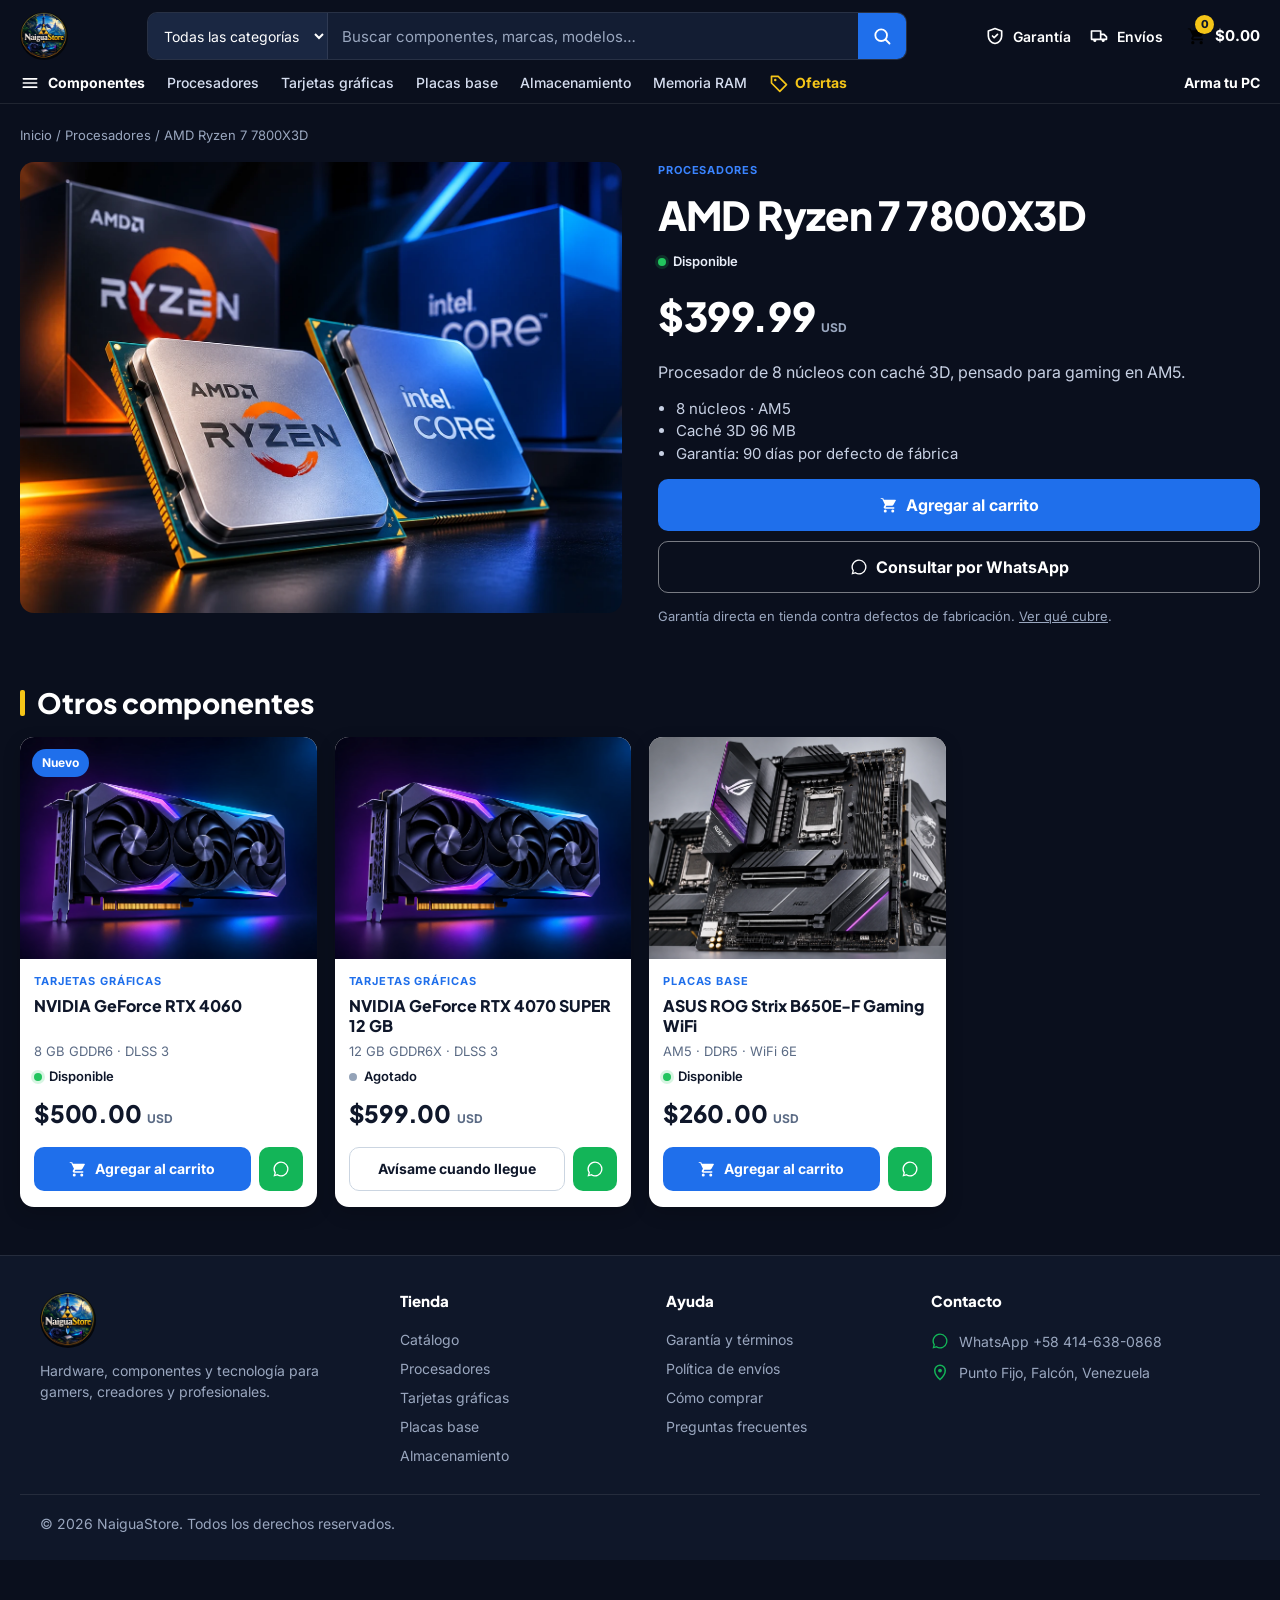
<file: producto/amd-ryzen-7-7800x3d/index.html>
<!doctype html>
<html lang="es-VE">
<head>
  <meta charset="utf-8">
  <meta name="viewport" content="width=device-width, initial-scale=1">
  <title>AMD Ryzen 7 7800X3D | NaiguaStore</title>
  <meta name="description" content="AMD Ryzen 7 7800X3D: 8 núcleos · AM5, Caché 3D 96 MB. 399.99 USD, garantía de 90 días. Envíos a todo el país desde Punto Fijo, Falcón.">
  <link rel="canonical" href="https://anyelopetit.github.io/naiguastore-claude/producto/amd-ryzen-7-7800x3d/">
  <meta property="og:type" content="product">
  <meta property="og:site_name" content="NaiguaStore">
  <meta property="og:locale" content="es_VE">
  <meta property="og:title" content="AMD Ryzen 7 7800X3D | NaiguaStore">
  <meta property="og:description" content="AMD Ryzen 7 7800X3D: 8 núcleos · AM5, Caché 3D 96 MB. 399.99 USD, garantía de 90 días. Envíos a todo el país desde Punto Fijo, Falcón.">
  <meta property="og:url" content="https://anyelopetit.github.io/naiguastore-claude/producto/amd-ryzen-7-7800x3d/">
  <meta name="twitter:card" content="summary">
  <meta name="theme-color" content="#0a0f1d">
  <link rel="icon" href="../../assets/img/logo.webp" type="image/webp">
  <link rel="preconnect" href="https://fonts.googleapis.com">
  <link rel="preconnect" href="https://fonts.gstatic.com" crossorigin>
  <link rel="stylesheet" href="https://fonts.googleapis.com/css2?family=Inter:wght@400;500;600;700&family=Plus+Jakarta+Sans:wght@700;800&display=swap">
  <link rel="stylesheet" href="../../css/styles.css">
  <script type="application/ld+json">{"@context":"https://schema.org","@type":"BreadcrumbList","itemListElement":[{"@type":"ListItem","position":1,"name":"Inicio","item":"https://anyelopetit.github.io/naiguastore-claude/"},{"@type":"ListItem","position":2,"name":"Procesadores","item":"https://anyelopetit.github.io/naiguastore-claude/#catalogo"},{"@type":"ListItem","position":3,"name":"AMD Ryzen 7 7800X3D","item":"https://anyelopetit.github.io/naiguastore-claude/producto/amd-ryzen-7-7800x3d/"}]}</script>
  <script type="application/ld+json">{"@context":"https://schema.org","@type":"Product","name":"AMD Ryzen 7 7800X3D","description":"Procesador de 8 núcleos con caché 3D, pensado para gaming en AM5.","category":"Procesadores","image":"https://anyelopetit.github.io/naiguastore-claude/assets/img/cpus.webp","brand":{"@type":"Brand","name":"AMD"},"offers":{"@type":"Offer","url":"https://anyelopetit.github.io/naiguastore-claude/producto/amd-ryzen-7-7800x3d/","priceCurrency":"USD","price":"399.99","availability":"https://schema.org/InStock","itemCondition":"https://schema.org/NewCondition","seller":{"@type":"OnlineStore","name":"NaiguaStore","url":"https://anyelopetit.github.io/naiguastore-claude/"}}}</script>
</head>
<body data-page="producto" data-base="../../">
  <a class="skip" href="#app">Ir al contenido</a>
  <div id="loader" aria-hidden="true"><img src="../../assets/img/logo.webp" alt=""></div>

  <header class="site-header">
    <div class="topbar">
      <a class="brand" href="../../index.html" aria-label="NaiguaStore, inicio"><img src="../../assets/img/logo.webp" alt="NaiguaStore" width="44" height="44"></a>
      <form class="search" role="search" action="../../index.html" method="get" data-search-form>
        <label class="sr-only" for="cat-select">Categoría</label>
        <select id="cat-select" class="search__cat" data-cat-select>
          <option value="Todas">Todas las categorías</option><option value="Procesadores">Procesadores</option><option value="Tarjetas gráficas">Tarjetas gráficas</option><option value="Placas base">Placas base</option><option value="Almacenamiento">Almacenamiento</option><option value="Memoria RAM">Memoria RAM</option>
        </select>
        <label class="sr-only" for="search">Buscar componentes</label>
        <input id="search" name="q" type="search" placeholder="Buscar componentes, marcas, modelos…" autocomplete="off">
        <button class="search__btn" type="submit" aria-label="Buscar"><svg class="" viewBox="0 0 24 24" width="20" height="20" aria-hidden="true" focusable="false"><circle cx="11" cy="11" r="7" fill="none" stroke="currentColor" stroke-width="2.2"/><path d="M16.5 16.5 21 21" stroke="currentColor" stroke-width="2.2" stroke-linecap="round"/></svg></button>
      </form>
      <div class="topbar__items">
        <a class="topbar__item" href="../../index.html#garantia" aria-label="Garantía de 90 días"><svg class="" viewBox="0 0 24 24" width="20" height="20" aria-hidden="true" focusable="false"><path d="M12 3 4 6v6c0 4.5 3.4 8.3 8 9 4.6-.7 8-4.5 8-9V6z" fill="none" stroke="currentColor" stroke-width="2" stroke-linejoin="round"/><path d="m9 12 2 2 4-4" fill="none" stroke="currentColor" stroke-width="2" stroke-linecap="round" stroke-linejoin="round"/></svg><span>Garantía</span></a>
        <a class="topbar__item" href="../../index.html#envios" aria-label="Envíos"><svg class="" viewBox="0 0 24 24" width="20" height="20" aria-hidden="true" focusable="false"><path d="M3 6h11v10H3zM14 10h4l3 3v3h-7z" fill="none" stroke="currentColor" stroke-width="2" stroke-linejoin="round"/><circle cx="7" cy="17.5" r="1.8" fill="currentColor"/><circle cx="17" cy="17.5" r="1.8" fill="currentColor"/></svg><span>Envíos</span></a>
        <button class="cart-btn" id="cart-open" type="button" aria-label="Abrir carrito">
          <svg class="" viewBox="0 0 24 24" width="20" height="20" aria-hidden="true" focusable="false"><path d="M7 18a2 2 0 1 0 0 4 2 2 0 0 0 0-4zm10 0a2 2 0 1 0 0 4 2 2 0 0 0 0-4zM1 2v2h2l3.6 7.6-1.4 2.4A2 2 0 0 0 7 17h12v-2H7.4l1.1-2h7.5a2 2 0 0 0 1.7-1l3.6-6.5A1 1 0 0 0 20.4 5H5.2l-.9-2H1z"/></svg>
          <span class="cart-btn__count" id="cart-count">0</span>
          <span class="cart-btn__total" id="cart-total-header">$0.00</span>
        </button>
      </div>
    </div>
    <nav class="subnav" aria-label="Principal">
      <a class="subnav__all" href="../../index.html#catalogo"><svg class="" viewBox="0 0 24 24" width="20" height="20" aria-hidden="true" focusable="false"><path d="M4 7h16M4 12h16M4 17h16" stroke="currentColor" stroke-width="2" stroke-linecap="round"/></svg><span>Componentes</span></a>
      <a href="../../index.html#catalogo" data-cat="Procesadores">Procesadores</a><a href="../../index.html#catalogo" data-cat="Tarjetas gráficas">Tarjetas gráficas</a><a href="../../index.html#catalogo" data-cat="Placas base">Placas base</a><a href="../../index.html#catalogo" data-cat="Almacenamiento">Almacenamiento</a><a href="../../index.html#catalogo" data-cat="Memoria RAM">Memoria RAM</a>
      <a class="subnav__offer" href="../../index.html#catalogo"><svg class="" viewBox="0 0 24 24" width="20" height="20" aria-hidden="true" focusable="false"><path d="M3 12V4h8l10 10-8 8z" fill="none" stroke="currentColor" stroke-width="2" stroke-linejoin="round"/><circle cx="7.5" cy="8.5" r="1.5" fill="currentColor"/></svg><span>Ofertas</span></a>
      <a class="subnav__build" href="../../index.html#asesoria">Arma tu PC</a>
    </nav>
  </header>

  <main id="app" tabindex="-1">

  <nav class="crumbs" aria-label="Migas de pan"><a href="../../index.html">Inicio</a> / <a href="../../index.html#catalogo">Procesadores</a> / <span>AMD Ryzen 7 7800X3D</span></nav>
  <section class="pdp">
    <figure class="pdp__media"><img src="../../assets/img/cpus.webp" alt="AMD Ryzen 7 7800X3D" width="800" height="600" loading="eager" decoding="async"></figure>
    <div class="pdp__info">
      <p class="pcard__cat">Procesadores</p>
      <h1>AMD Ryzen 7 7800X3D</h1>
      <p class="pcard__avail"><span class="dot dot--ok" aria-hidden="true"></span>Disponible</p>
      <div class="pdp__price"><p class="price price--lg"><span class="price__usd">$399.99</span><span class="price__cur">USD</span></p></div>
      <p class="lead">Procesador de 8 núcleos con caché 3D, pensado para gaming en AM5.</p>
      <ul class="specs"><li>8 núcleos · AM5</li><li>Caché 3D 96 MB</li><li>Garantía: 90 días por defecto de fábrica</li></ul>
      <div class="pdp__actions">
        <button class="btn btn--primary btn--lg" type="button" data-add="amd-ryzen-7-7800x3d"><svg viewBox="0 0 24 24" width="18" height="18" aria-hidden="true"><path fill="currentColor" d="M7 18a2 2 0 1 0 0 4 2 2 0 0 0 0-4zm10 0a2 2 0 1 0 0 4 2 2 0 0 0 0-4zM1 2v2h2l3.6 7.6-1.4 2.4A2 2 0 0 0 7 17h12v-2H7.4l1.1-2h7.5a2 2 0 0 0 1.7-1l3.6-6.5A1 1 0 0 0 20.4 5H5.2l-.9-2H1z"/></svg><span>Agregar al carrito</span></button>
        <a class="btn btn--outline btn--lg" href="https://wa.me/584146380868?text=Hola%2C%20quiero%20consultar%20sobre%20el%20AMD%20Ryzen%207%207800X3D." target="_blank" rel="noopener"><svg viewBox="0 0 24 24" width="20" height="20" aria-hidden="true"><path fill="currentColor" d="M12 2a10 10 0 0 0-8.6 15.1L2 22l5-1.3A10 10 0 1 0 12 2zm0 18.2a8.2 8.2 0 0 1-4.2-1.2l-.3-.2-3 .8.8-2.9-.2-.3A8.2 8.2 0 1 1 12 20.2z"/></svg><span>Consultar por WhatsApp</span></a>
      </div>
      <p class="hint">Garantía directa en tienda contra defectos de fabricación. <a href="../../index.html#garantia">Ver qué cubre</a>.</p>
    </div>
  </section>
  <section class="related">
    <div class="sec-head"><h2 id="related-title"><span class="sec-head__bar" aria-hidden="true"></span>Otros componentes</h2></div>
    <div class="grid"><article class="pcard" data-id="nvidia-rtx-4060">
  <a class="pcard__media" href="../../producto/nvidia-rtx-4060/" aria-label="Ver NVIDIA GeForce RTX 4060"><span class="badge badge--blue">Nuevo</span><img src="../../assets/img/gpu.webp" alt="NVIDIA GeForce RTX 4060" width="800" height="600" loading="lazy" decoding="async"></a>
  <div class="pcard__body">
    <p class="pcard__cat">Tarjetas gráficas</p>
    <h3 class="pcard__name"><a href="../../producto/nvidia-rtx-4060/">NVIDIA GeForce RTX 4060</a></h3>
    <p class="pcard__specs">8 GB GDDR6 · DLSS 3</p>
    <p class="pcard__avail"><span class="dot dot--ok" aria-hidden="true"></span>Disponible</p>
    <div class="pcard__price"><p class="price"><span class="price__usd">$500.00</span><span class="price__cur">USD</span></p></div>
    <div class="pcard__actions">
      <button class="btn btn--primary" type="button" data-add="nvidia-rtx-4060"><svg viewBox="0 0 24 24" width="18" height="18" aria-hidden="true"><path fill="currentColor" d="M7 18a2 2 0 1 0 0 4 2 2 0 0 0 0-4zm10 0a2 2 0 1 0 0 4 2 2 0 0 0 0-4zM1 2v2h2l3.6 7.6-1.4 2.4A2 2 0 0 0 7 17h12v-2H7.4l1.1-2h7.5a2 2 0 0 0 1.7-1l3.6-6.5A1 1 0 0 0 20.4 5H5.2l-.9-2H1z"/></svg><span>Agregar al carrito</span></button>
      <a class="btn btn--wa" href="https://wa.me/584146380868?text=Hola%2C%20tengo%20una%20duda%20sobre%20el%20NVIDIA%20GeForce%20RTX%204060." target="_blank" rel="noopener" aria-label="Consultar NVIDIA GeForce RTX 4060 por WhatsApp" title="Consultar por WhatsApp"><svg viewBox="0 0 24 24" width="20" height="20" aria-hidden="true"><path fill="currentColor" d="M12 2a10 10 0 0 0-8.6 15.1L2 22l5-1.3A10 10 0 1 0 12 2zm0 18.2a8.2 8.2 0 0 1-4.2-1.2l-.3-.2-3 .8.8-2.9-.2-.3A8.2 8.2 0 1 1 12 20.2z"/></svg></a>
    </div>
  </div>
</article>
<article class="pcard" data-id="nvidia-rtx-4070-super">
  <a class="pcard__media" href="../../producto/nvidia-rtx-4070-super/" aria-label="Ver NVIDIA GeForce RTX 4070 SUPER 12 GB"><img src="../../assets/img/gpu.webp" alt="NVIDIA GeForce RTX 4070 SUPER 12 GB" width="800" height="600" loading="lazy" decoding="async"></a>
  <div class="pcard__body">
    <p class="pcard__cat">Tarjetas gráficas</p>
    <h3 class="pcard__name"><a href="../../producto/nvidia-rtx-4070-super/">NVIDIA GeForce RTX 4070 SUPER 12 GB</a></h3>
    <p class="pcard__specs">12 GB GDDR6X · DLSS 3</p>
    <p class="pcard__avail"><span class="dot dot--out" aria-hidden="true"></span>Agotado</p>
    <div class="pcard__price"><p class="price"><span class="price__usd">$599.00</span><span class="price__cur">USD</span></p></div>
    <div class="pcard__actions">
      <a class="btn btn--line" href="https://wa.me/584146380868?text=Hola%2C%20quiero%20que%20me%20avisen%20cuando%20llegue%20el%20NVIDIA%20GeForce%20RTX%204070%20SUPER%2012%20GB." target="_blank" rel="noopener">Avísame cuando llegue</a>
      <a class="btn btn--wa" href="https://wa.me/584146380868?text=Hola%2C%20tengo%20una%20duda%20sobre%20el%20NVIDIA%20GeForce%20RTX%204070%20SUPER%2012%20GB." target="_blank" rel="noopener" aria-label="Consultar NVIDIA GeForce RTX 4070 SUPER 12 GB por WhatsApp" title="Consultar por WhatsApp"><svg viewBox="0 0 24 24" width="20" height="20" aria-hidden="true"><path fill="currentColor" d="M12 2a10 10 0 0 0-8.6 15.1L2 22l5-1.3A10 10 0 1 0 12 2zm0 18.2a8.2 8.2 0 0 1-4.2-1.2l-.3-.2-3 .8.8-2.9-.2-.3A8.2 8.2 0 1 1 12 20.2z"/></svg></a>
    </div>
  </div>
</article>
<article class="pcard" data-id="asus-rog-strix-b650e-f">
  <a class="pcard__media" href="../../producto/asus-rog-strix-b650e-f/" aria-label="Ver ASUS ROG Strix B650E-F Gaming WiFi"><img src="../../assets/img/motherboards.webp" alt="ASUS ROG Strix B650E-F Gaming WiFi" width="800" height="600" loading="lazy" decoding="async"></a>
  <div class="pcard__body">
    <p class="pcard__cat">Placas base</p>
    <h3 class="pcard__name"><a href="../../producto/asus-rog-strix-b650e-f/">ASUS ROG Strix B650E-F Gaming WiFi</a></h3>
    <p class="pcard__specs">AM5 · DDR5 · WiFi 6E</p>
    <p class="pcard__avail"><span class="dot dot--ok" aria-hidden="true"></span>Disponible</p>
    <div class="pcard__price"><p class="price"><span class="price__usd">$260.00</span><span class="price__cur">USD</span></p></div>
    <div class="pcard__actions">
      <button class="btn btn--primary" type="button" data-add="asus-rog-strix-b650e-f"><svg viewBox="0 0 24 24" width="18" height="18" aria-hidden="true"><path fill="currentColor" d="M7 18a2 2 0 1 0 0 4 2 2 0 0 0 0-4zm10 0a2 2 0 1 0 0 4 2 2 0 0 0 0-4zM1 2v2h2l3.6 7.6-1.4 2.4A2 2 0 0 0 7 17h12v-2H7.4l1.1-2h7.5a2 2 0 0 0 1.7-1l3.6-6.5A1 1 0 0 0 20.4 5H5.2l-.9-2H1z"/></svg><span>Agregar al carrito</span></button>
      <a class="btn btn--wa" href="https://wa.me/584146380868?text=Hola%2C%20tengo%20una%20duda%20sobre%20el%20ASUS%20ROG%20Strix%20B650E-F%20Gaming%20WiFi." target="_blank" rel="noopener" aria-label="Consultar ASUS ROG Strix B650E-F Gaming WiFi por WhatsApp" title="Consultar por WhatsApp"><svg viewBox="0 0 24 24" width="20" height="20" aria-hidden="true"><path fill="currentColor" d="M12 2a10 10 0 0 0-8.6 15.1L2 22l5-1.3A10 10 0 1 0 12 2zm0 18.2a8.2 8.2 0 0 1-4.2-1.2l-.3-.2-3 .8.8-2.9-.2-.3A8.2 8.2 0 1 1 12 20.2z"/></svg></a>
    </div>
  </div>
</article></div>
  </section>
  </main>

  <footer class="site-footer">
    <div class="site-footer__grid">
      <div>
        <img class="site-footer__logo" src="../../assets/img/logo.webp" alt="NaiguaStore" width="56" height="56">
        <p>Hardware, componentes y tecnología para gamers, creadores y profesionales.</p>
      </div>
      <nav aria-label="Tienda">
        <h2>Tienda</h2>
        <a href="../../index.html#catalogo">Catálogo</a>
        <a href="../../index.html#catalogo" data-cat="Procesadores">Procesadores</a><a href="../../index.html#catalogo" data-cat="Tarjetas gráficas">Tarjetas gráficas</a><a href="../../index.html#catalogo" data-cat="Placas base">Placas base</a><a href="../../index.html#catalogo" data-cat="Almacenamiento">Almacenamiento</a>
      </nav>
      <nav aria-label="Ayuda">
        <h2>Ayuda</h2>
        <a href="../../index.html#garantia">Garantía y términos</a>
        <a href="../../index.html#envios">Política de envíos</a>
        <a href="../../index.html#como-comprar">Cómo comprar</a>
        <a href="../../index.html#preguntas">Preguntas frecuentes</a>
      </nav>
      <div class="site-footer__contact">
        <h2>Contacto</h2>
        <a href="https://wa.me/584146380868?text=Hola%20NaiguaStore%2C%20tengo%20una%20pregunta." target="_blank" rel="noopener"><svg class="" viewBox="0 0 24 24" width="20" height="20" aria-hidden="true" focusable="false"><path d="M12 2a10 10 0 0 0-8.6 15.1L2 22l5-1.3A10 10 0 1 0 12 2zm0 18.2a8.2 8.2 0 0 1-4.2-1.2l-.3-.2-3 .8.8-2.9-.2-.3A8.2 8.2 0 1 1 12 20.2z" fill="currentColor"/></svg><span>WhatsApp +58 414-638-0868</span></a>
        <p><svg class="" viewBox="0 0 24 24" width="20" height="20" aria-hidden="true" focusable="false"><path d="M12 22s7-6.2 7-12a7 7 0 1 0-14 0c0 5.8 7 12 7 12z" fill="none" stroke="currentColor" stroke-width="2"/><circle cx="12" cy="10" r="2.5" fill="currentColor"/></svg><span>Punto Fijo, Falcón, Venezuela</span></p>
      </div>
    </div>
    <p class="site-footer__legal">© 2026 NaiguaStore. Todos los derechos reservados.</p>
  </footer>

  <nav class="bottom-nav" aria-label="Navegación móvil">
    <a href="../../index.html">Inicio</a>
    <a href="../../index.html#catalogo">Catálogo</a>
    <button type="button" data-open-cart>Carrito <span class="bottom-nav__count" id="cart-count-mobile">0</span></button>
    <a href="https://wa.me/584146380868?text=Hola%20NaiguaStore%2C%20tengo%20una%20pregunta." target="_blank" rel="noopener">WhatsApp</a>
  </nav>

  <aside class="cart" id="cart" inert aria-label="Carrito de compras">
    <div class="cart__overlay" id="cart-overlay"></div>
    <div class="cart__panel" role="dialog" aria-modal="true" aria-labelledby="cart-title">
      <header class="cart__head">
        <h2 id="cart-title">Tu carrito</h2>
        <button class="icon-btn" id="cart-close" type="button" aria-label="Cerrar carrito">×</button>
      </header>
      <div class="cart__body" id="cart-body"></div>
      <footer class="cart__foot" id="cart-footer" hidden>
        <div class="sum-line"><span>Total estimado</span><span><strong id="cart-total">$0.00</strong><small id="cart-total-bs"></small></span></div>
        <p class="hint">El envío se calcula al confirmar. No se te cobra nada todavía.</p>
        <button class="btn btn--primary btn--block" id="cart-checkout" type="button">Continuar al pedido</button>
      </footer>
    </div>
  </aside>

  <script src="../../js/logic.js"></script>
  <script src="../../js/templates.js"></script>
  <script src="../../js/app.js" defer></script>
</body>
</html>
</file>
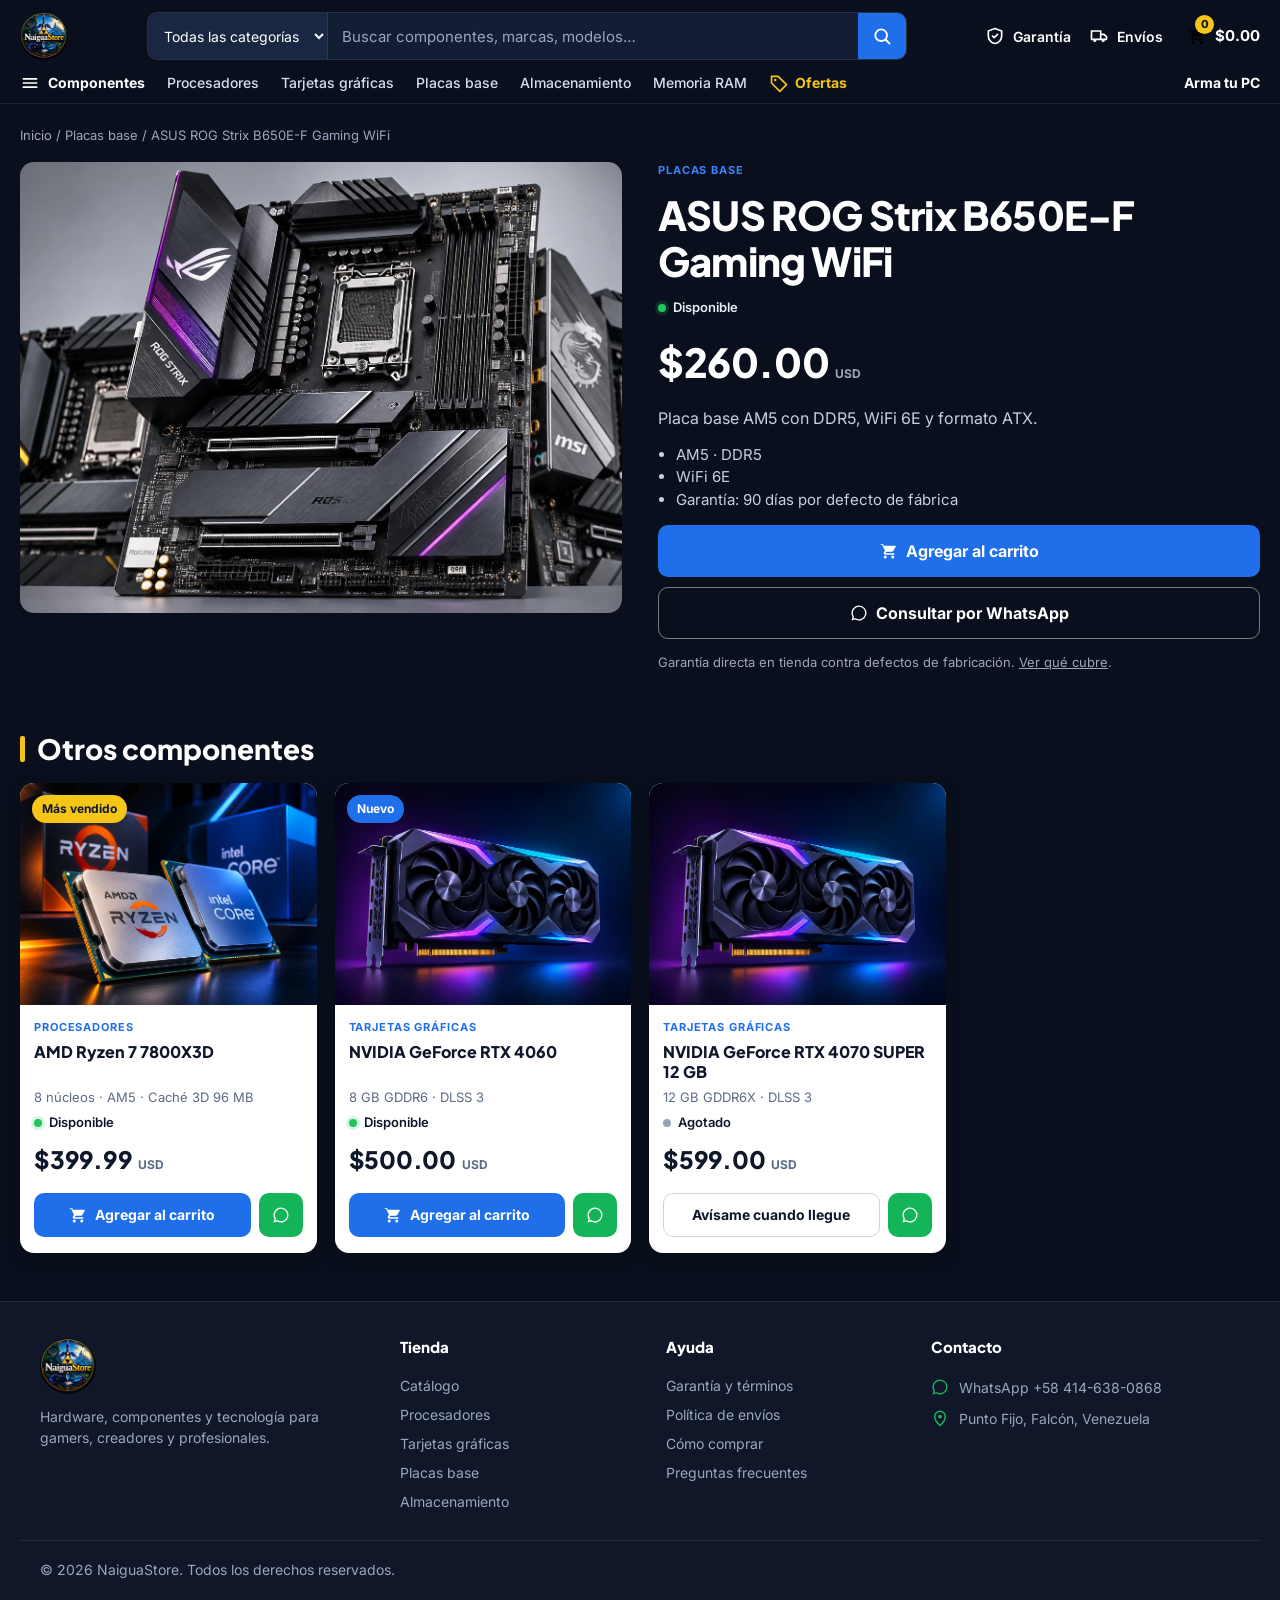
<file: producto/asus-rog-strix-b650e-f/index.html>
<!doctype html>
<html lang="es-VE">
<head>
  <meta charset="utf-8">
  <meta name="viewport" content="width=device-width, initial-scale=1">
  <title>ASUS ROG Strix B650E-F Gaming WiFi | NaiguaStore</title>
  <meta name="description" content="ASUS ROG Strix B650E-F Gaming WiFi: AM5 · DDR5, WiFi 6E. 260.00 USD, garantía de 90 días. Envíos a todo el país desde Punto Fijo, Falcón.">
  <link rel="canonical" href="https://anyelopetit.github.io/naiguastore-claude/producto/asus-rog-strix-b650e-f/">
  <meta property="og:type" content="product">
  <meta property="og:site_name" content="NaiguaStore">
  <meta property="og:locale" content="es_VE">
  <meta property="og:title" content="ASUS ROG Strix B650E-F Gaming WiFi | NaiguaStore">
  <meta property="og:description" content="ASUS ROG Strix B650E-F Gaming WiFi: AM5 · DDR5, WiFi 6E. 260.00 USD, garantía de 90 días. Envíos a todo el país desde Punto Fijo, Falcón.">
  <meta property="og:url" content="https://anyelopetit.github.io/naiguastore-claude/producto/asus-rog-strix-b650e-f/">
  <meta name="twitter:card" content="summary">
  <meta name="theme-color" content="#0a0f1d">
  <link rel="icon" href="../../assets/img/logo.webp" type="image/webp">
  <link rel="preconnect" href="https://fonts.googleapis.com">
  <link rel="preconnect" href="https://fonts.gstatic.com" crossorigin>
  <link rel="stylesheet" href="https://fonts.googleapis.com/css2?family=Inter:wght@400;500;600;700&family=Plus+Jakarta+Sans:wght@700;800&display=swap">
  <link rel="stylesheet" href="../../css/styles.css">
  <script type="application/ld+json">{"@context":"https://schema.org","@type":"BreadcrumbList","itemListElement":[{"@type":"ListItem","position":1,"name":"Inicio","item":"https://anyelopetit.github.io/naiguastore-claude/"},{"@type":"ListItem","position":2,"name":"Placas base","item":"https://anyelopetit.github.io/naiguastore-claude/#catalogo"},{"@type":"ListItem","position":3,"name":"ASUS ROG Strix B650E-F Gaming WiFi","item":"https://anyelopetit.github.io/naiguastore-claude/producto/asus-rog-strix-b650e-f/"}]}</script>
  <script type="application/ld+json">{"@context":"https://schema.org","@type":"Product","name":"ASUS ROG Strix B650E-F Gaming WiFi","description":"Placa base AM5 con DDR5, WiFi 6E y formato ATX.","category":"Placas base","image":"https://anyelopetit.github.io/naiguastore-claude/assets/img/motherboards.webp","brand":{"@type":"Brand","name":"ASUS"},"offers":{"@type":"Offer","url":"https://anyelopetit.github.io/naiguastore-claude/producto/asus-rog-strix-b650e-f/","priceCurrency":"USD","price":"260.00","availability":"https://schema.org/InStock","itemCondition":"https://schema.org/NewCondition","seller":{"@type":"OnlineStore","name":"NaiguaStore","url":"https://anyelopetit.github.io/naiguastore-claude/"}}}</script>
</head>
<body data-page="producto" data-base="../../">
  <a class="skip" href="#app">Ir al contenido</a>
  <div id="loader" aria-hidden="true"><img src="../../assets/img/logo.webp" alt=""></div>

  <header class="site-header">
    <div class="topbar">
      <a class="brand" href="../../index.html" aria-label="NaiguaStore, inicio"><img src="../../assets/img/logo.webp" alt="NaiguaStore" width="44" height="44"></a>
      <form class="search" role="search" action="../../index.html" method="get" data-search-form>
        <label class="sr-only" for="cat-select">Categoría</label>
        <select id="cat-select" class="search__cat" data-cat-select>
          <option value="Todas">Todas las categorías</option><option value="Procesadores">Procesadores</option><option value="Tarjetas gráficas">Tarjetas gráficas</option><option value="Placas base">Placas base</option><option value="Almacenamiento">Almacenamiento</option><option value="Memoria RAM">Memoria RAM</option>
        </select>
        <label class="sr-only" for="search">Buscar componentes</label>
        <input id="search" name="q" type="search" placeholder="Buscar componentes, marcas, modelos…" autocomplete="off">
        <button class="search__btn" type="submit" aria-label="Buscar"><svg class="" viewBox="0 0 24 24" width="20" height="20" aria-hidden="true" focusable="false"><circle cx="11" cy="11" r="7" fill="none" stroke="currentColor" stroke-width="2.2"/><path d="M16.5 16.5 21 21" stroke="currentColor" stroke-width="2.2" stroke-linecap="round"/></svg></button>
      </form>
      <div class="topbar__items">
        <a class="topbar__item" href="../../index.html#garantia" aria-label="Garantía de 90 días"><svg class="" viewBox="0 0 24 24" width="20" height="20" aria-hidden="true" focusable="false"><path d="M12 3 4 6v6c0 4.5 3.4 8.3 8 9 4.6-.7 8-4.5 8-9V6z" fill="none" stroke="currentColor" stroke-width="2" stroke-linejoin="round"/><path d="m9 12 2 2 4-4" fill="none" stroke="currentColor" stroke-width="2" stroke-linecap="round" stroke-linejoin="round"/></svg><span>Garantía</span></a>
        <a class="topbar__item" href="../../index.html#envios" aria-label="Envíos"><svg class="" viewBox="0 0 24 24" width="20" height="20" aria-hidden="true" focusable="false"><path d="M3 6h11v10H3zM14 10h4l3 3v3h-7z" fill="none" stroke="currentColor" stroke-width="2" stroke-linejoin="round"/><circle cx="7" cy="17.5" r="1.8" fill="currentColor"/><circle cx="17" cy="17.5" r="1.8" fill="currentColor"/></svg><span>Envíos</span></a>
        <button class="cart-btn" id="cart-open" type="button" aria-label="Abrir carrito">
          <svg class="" viewBox="0 0 24 24" width="20" height="20" aria-hidden="true" focusable="false"><path d="M7 18a2 2 0 1 0 0 4 2 2 0 0 0 0-4zm10 0a2 2 0 1 0 0 4 2 2 0 0 0 0-4zM1 2v2h2l3.6 7.6-1.4 2.4A2 2 0 0 0 7 17h12v-2H7.4l1.1-2h7.5a2 2 0 0 0 1.7-1l3.6-6.5A1 1 0 0 0 20.4 5H5.2l-.9-2H1z"/></svg>
          <span class="cart-btn__count" id="cart-count">0</span>
          <span class="cart-btn__total" id="cart-total-header">$0.00</span>
        </button>
      </div>
    </div>
    <nav class="subnav" aria-label="Principal">
      <a class="subnav__all" href="../../index.html#catalogo"><svg class="" viewBox="0 0 24 24" width="20" height="20" aria-hidden="true" focusable="false"><path d="M4 7h16M4 12h16M4 17h16" stroke="currentColor" stroke-width="2" stroke-linecap="round"/></svg><span>Componentes</span></a>
      <a href="../../index.html#catalogo" data-cat="Procesadores">Procesadores</a><a href="../../index.html#catalogo" data-cat="Tarjetas gráficas">Tarjetas gráficas</a><a href="../../index.html#catalogo" data-cat="Placas base">Placas base</a><a href="../../index.html#catalogo" data-cat="Almacenamiento">Almacenamiento</a><a href="../../index.html#catalogo" data-cat="Memoria RAM">Memoria RAM</a>
      <a class="subnav__offer" href="../../index.html#catalogo"><svg class="" viewBox="0 0 24 24" width="20" height="20" aria-hidden="true" focusable="false"><path d="M3 12V4h8l10 10-8 8z" fill="none" stroke="currentColor" stroke-width="2" stroke-linejoin="round"/><circle cx="7.5" cy="8.5" r="1.5" fill="currentColor"/></svg><span>Ofertas</span></a>
      <a class="subnav__build" href="../../index.html#asesoria">Arma tu PC</a>
    </nav>
  </header>

  <main id="app" tabindex="-1">

  <nav class="crumbs" aria-label="Migas de pan"><a href="../../index.html">Inicio</a> / <a href="../../index.html#catalogo">Placas base</a> / <span>ASUS ROG Strix B650E-F Gaming WiFi</span></nav>
  <section class="pdp">
    <figure class="pdp__media"><img src="../../assets/img/motherboards.webp" alt="ASUS ROG Strix B650E-F Gaming WiFi" width="800" height="600" loading="eager" decoding="async"></figure>
    <div class="pdp__info">
      <p class="pcard__cat">Placas base</p>
      <h1>ASUS ROG Strix B650E-F Gaming WiFi</h1>
      <p class="pcard__avail"><span class="dot dot--ok" aria-hidden="true"></span>Disponible</p>
      <div class="pdp__price"><p class="price price--lg"><span class="price__usd">$260.00</span><span class="price__cur">USD</span></p></div>
      <p class="lead">Placa base AM5 con DDR5, WiFi 6E y formato ATX.</p>
      <ul class="specs"><li>AM5 · DDR5</li><li>WiFi 6E</li><li>Garantía: 90 días por defecto de fábrica</li></ul>
      <div class="pdp__actions">
        <button class="btn btn--primary btn--lg" type="button" data-add="asus-rog-strix-b650e-f"><svg viewBox="0 0 24 24" width="18" height="18" aria-hidden="true"><path fill="currentColor" d="M7 18a2 2 0 1 0 0 4 2 2 0 0 0 0-4zm10 0a2 2 0 1 0 0 4 2 2 0 0 0 0-4zM1 2v2h2l3.6 7.6-1.4 2.4A2 2 0 0 0 7 17h12v-2H7.4l1.1-2h7.5a2 2 0 0 0 1.7-1l3.6-6.5A1 1 0 0 0 20.4 5H5.2l-.9-2H1z"/></svg><span>Agregar al carrito</span></button>
        <a class="btn btn--outline btn--lg" href="https://wa.me/584146380868?text=Hola%2C%20quiero%20consultar%20sobre%20el%20ASUS%20ROG%20Strix%20B650E-F%20Gaming%20WiFi." target="_blank" rel="noopener"><svg viewBox="0 0 24 24" width="20" height="20" aria-hidden="true"><path fill="currentColor" d="M12 2a10 10 0 0 0-8.6 15.1L2 22l5-1.3A10 10 0 1 0 12 2zm0 18.2a8.2 8.2 0 0 1-4.2-1.2l-.3-.2-3 .8.8-2.9-.2-.3A8.2 8.2 0 1 1 12 20.2z"/></svg><span>Consultar por WhatsApp</span></a>
      </div>
      <p class="hint">Garantía directa en tienda contra defectos de fabricación. <a href="../../index.html#garantia">Ver qué cubre</a>.</p>
    </div>
  </section>
  <section class="related">
    <div class="sec-head"><h2 id="related-title"><span class="sec-head__bar" aria-hidden="true"></span>Otros componentes</h2></div>
    <div class="grid"><article class="pcard" data-id="amd-ryzen-7-7800x3d">
  <a class="pcard__media" href="../../producto/amd-ryzen-7-7800x3d/" aria-label="Ver AMD Ryzen 7 7800X3D"><span class="badge badge--gold">Más vendido</span><img src="../../assets/img/cpus.webp" alt="AMD Ryzen 7 7800X3D" width="800" height="600" loading="lazy" decoding="async"></a>
  <div class="pcard__body">
    <p class="pcard__cat">Procesadores</p>
    <h3 class="pcard__name"><a href="../../producto/amd-ryzen-7-7800x3d/">AMD Ryzen 7 7800X3D</a></h3>
    <p class="pcard__specs">8 núcleos · AM5 · Caché 3D 96 MB</p>
    <p class="pcard__avail"><span class="dot dot--ok" aria-hidden="true"></span>Disponible</p>
    <div class="pcard__price"><p class="price"><span class="price__usd">$399.99</span><span class="price__cur">USD</span></p></div>
    <div class="pcard__actions">
      <button class="btn btn--primary" type="button" data-add="amd-ryzen-7-7800x3d"><svg viewBox="0 0 24 24" width="18" height="18" aria-hidden="true"><path fill="currentColor" d="M7 18a2 2 0 1 0 0 4 2 2 0 0 0 0-4zm10 0a2 2 0 1 0 0 4 2 2 0 0 0 0-4zM1 2v2h2l3.6 7.6-1.4 2.4A2 2 0 0 0 7 17h12v-2H7.4l1.1-2h7.5a2 2 0 0 0 1.7-1l3.6-6.5A1 1 0 0 0 20.4 5H5.2l-.9-2H1z"/></svg><span>Agregar al carrito</span></button>
      <a class="btn btn--wa" href="https://wa.me/584146380868?text=Hola%2C%20tengo%20una%20duda%20sobre%20el%20AMD%20Ryzen%207%207800X3D." target="_blank" rel="noopener" aria-label="Consultar AMD Ryzen 7 7800X3D por WhatsApp" title="Consultar por WhatsApp"><svg viewBox="0 0 24 24" width="20" height="20" aria-hidden="true"><path fill="currentColor" d="M12 2a10 10 0 0 0-8.6 15.1L2 22l5-1.3A10 10 0 1 0 12 2zm0 18.2a8.2 8.2 0 0 1-4.2-1.2l-.3-.2-3 .8.8-2.9-.2-.3A8.2 8.2 0 1 1 12 20.2z"/></svg></a>
    </div>
  </div>
</article>
<article class="pcard" data-id="nvidia-rtx-4060">
  <a class="pcard__media" href="../../producto/nvidia-rtx-4060/" aria-label="Ver NVIDIA GeForce RTX 4060"><span class="badge badge--blue">Nuevo</span><img src="../../assets/img/gpu.webp" alt="NVIDIA GeForce RTX 4060" width="800" height="600" loading="lazy" decoding="async"></a>
  <div class="pcard__body">
    <p class="pcard__cat">Tarjetas gráficas</p>
    <h3 class="pcard__name"><a href="../../producto/nvidia-rtx-4060/">NVIDIA GeForce RTX 4060</a></h3>
    <p class="pcard__specs">8 GB GDDR6 · DLSS 3</p>
    <p class="pcard__avail"><span class="dot dot--ok" aria-hidden="true"></span>Disponible</p>
    <div class="pcard__price"><p class="price"><span class="price__usd">$500.00</span><span class="price__cur">USD</span></p></div>
    <div class="pcard__actions">
      <button class="btn btn--primary" type="button" data-add="nvidia-rtx-4060"><svg viewBox="0 0 24 24" width="18" height="18" aria-hidden="true"><path fill="currentColor" d="M7 18a2 2 0 1 0 0 4 2 2 0 0 0 0-4zm10 0a2 2 0 1 0 0 4 2 2 0 0 0 0-4zM1 2v2h2l3.6 7.6-1.4 2.4A2 2 0 0 0 7 17h12v-2H7.4l1.1-2h7.5a2 2 0 0 0 1.7-1l3.6-6.5A1 1 0 0 0 20.4 5H5.2l-.9-2H1z"/></svg><span>Agregar al carrito</span></button>
      <a class="btn btn--wa" href="https://wa.me/584146380868?text=Hola%2C%20tengo%20una%20duda%20sobre%20el%20NVIDIA%20GeForce%20RTX%204060." target="_blank" rel="noopener" aria-label="Consultar NVIDIA GeForce RTX 4060 por WhatsApp" title="Consultar por WhatsApp"><svg viewBox="0 0 24 24" width="20" height="20" aria-hidden="true"><path fill="currentColor" d="M12 2a10 10 0 0 0-8.6 15.1L2 22l5-1.3A10 10 0 1 0 12 2zm0 18.2a8.2 8.2 0 0 1-4.2-1.2l-.3-.2-3 .8.8-2.9-.2-.3A8.2 8.2 0 1 1 12 20.2z"/></svg></a>
    </div>
  </div>
</article>
<article class="pcard" data-id="nvidia-rtx-4070-super">
  <a class="pcard__media" href="../../producto/nvidia-rtx-4070-super/" aria-label="Ver NVIDIA GeForce RTX 4070 SUPER 12 GB"><img src="../../assets/img/gpu.webp" alt="NVIDIA GeForce RTX 4070 SUPER 12 GB" width="800" height="600" loading="lazy" decoding="async"></a>
  <div class="pcard__body">
    <p class="pcard__cat">Tarjetas gráficas</p>
    <h3 class="pcard__name"><a href="../../producto/nvidia-rtx-4070-super/">NVIDIA GeForce RTX 4070 SUPER 12 GB</a></h3>
    <p class="pcard__specs">12 GB GDDR6X · DLSS 3</p>
    <p class="pcard__avail"><span class="dot dot--out" aria-hidden="true"></span>Agotado</p>
    <div class="pcard__price"><p class="price"><span class="price__usd">$599.00</span><span class="price__cur">USD</span></p></div>
    <div class="pcard__actions">
      <a class="btn btn--line" href="https://wa.me/584146380868?text=Hola%2C%20quiero%20que%20me%20avisen%20cuando%20llegue%20el%20NVIDIA%20GeForce%20RTX%204070%20SUPER%2012%20GB." target="_blank" rel="noopener">Avísame cuando llegue</a>
      <a class="btn btn--wa" href="https://wa.me/584146380868?text=Hola%2C%20tengo%20una%20duda%20sobre%20el%20NVIDIA%20GeForce%20RTX%204070%20SUPER%2012%20GB." target="_blank" rel="noopener" aria-label="Consultar NVIDIA GeForce RTX 4070 SUPER 12 GB por WhatsApp" title="Consultar por WhatsApp"><svg viewBox="0 0 24 24" width="20" height="20" aria-hidden="true"><path fill="currentColor" d="M12 2a10 10 0 0 0-8.6 15.1L2 22l5-1.3A10 10 0 1 0 12 2zm0 18.2a8.2 8.2 0 0 1-4.2-1.2l-.3-.2-3 .8.8-2.9-.2-.3A8.2 8.2 0 1 1 12 20.2z"/></svg></a>
    </div>
  </div>
</article></div>
  </section>
  </main>

  <footer class="site-footer">
    <div class="site-footer__grid">
      <div>
        <img class="site-footer__logo" src="../../assets/img/logo.webp" alt="NaiguaStore" width="56" height="56">
        <p>Hardware, componentes y tecnología para gamers, creadores y profesionales.</p>
      </div>
      <nav aria-label="Tienda">
        <h2>Tienda</h2>
        <a href="../../index.html#catalogo">Catálogo</a>
        <a href="../../index.html#catalogo" data-cat="Procesadores">Procesadores</a><a href="../../index.html#catalogo" data-cat="Tarjetas gráficas">Tarjetas gráficas</a><a href="../../index.html#catalogo" data-cat="Placas base">Placas base</a><a href="../../index.html#catalogo" data-cat="Almacenamiento">Almacenamiento</a>
      </nav>
      <nav aria-label="Ayuda">
        <h2>Ayuda</h2>
        <a href="../../index.html#garantia">Garantía y términos</a>
        <a href="../../index.html#envios">Política de envíos</a>
        <a href="../../index.html#como-comprar">Cómo comprar</a>
        <a href="../../index.html#preguntas">Preguntas frecuentes</a>
      </nav>
      <div class="site-footer__contact">
        <h2>Contacto</h2>
        <a href="https://wa.me/584146380868?text=Hola%20NaiguaStore%2C%20tengo%20una%20pregunta." target="_blank" rel="noopener"><svg class="" viewBox="0 0 24 24" width="20" height="20" aria-hidden="true" focusable="false"><path d="M12 2a10 10 0 0 0-8.6 15.1L2 22l5-1.3A10 10 0 1 0 12 2zm0 18.2a8.2 8.2 0 0 1-4.2-1.2l-.3-.2-3 .8.8-2.9-.2-.3A8.2 8.2 0 1 1 12 20.2z" fill="currentColor"/></svg><span>WhatsApp +58 414-638-0868</span></a>
        <p><svg class="" viewBox="0 0 24 24" width="20" height="20" aria-hidden="true" focusable="false"><path d="M12 22s7-6.2 7-12a7 7 0 1 0-14 0c0 5.8 7 12 7 12z" fill="none" stroke="currentColor" stroke-width="2"/><circle cx="12" cy="10" r="2.5" fill="currentColor"/></svg><span>Punto Fijo, Falcón, Venezuela</span></p>
      </div>
    </div>
    <p class="site-footer__legal">© 2026 NaiguaStore. Todos los derechos reservados.</p>
  </footer>

  <nav class="bottom-nav" aria-label="Navegación móvil">
    <a href="../../index.html">Inicio</a>
    <a href="../../index.html#catalogo">Catálogo</a>
    <button type="button" data-open-cart>Carrito <span class="bottom-nav__count" id="cart-count-mobile">0</span></button>
    <a href="https://wa.me/584146380868?text=Hola%20NaiguaStore%2C%20tengo%20una%20pregunta." target="_blank" rel="noopener">WhatsApp</a>
  </nav>

  <aside class="cart" id="cart" inert aria-label="Carrito de compras">
    <div class="cart__overlay" id="cart-overlay"></div>
    <div class="cart__panel" role="dialog" aria-modal="true" aria-labelledby="cart-title">
      <header class="cart__head">
        <h2 id="cart-title">Tu carrito</h2>
        <button class="icon-btn" id="cart-close" type="button" aria-label="Cerrar carrito">×</button>
      </header>
      <div class="cart__body" id="cart-body"></div>
      <footer class="cart__foot" id="cart-footer" hidden>
        <div class="sum-line"><span>Total estimado</span><span><strong id="cart-total">$0.00</strong><small id="cart-total-bs"></small></span></div>
        <p class="hint">El envío se calcula al confirmar. No se te cobra nada todavía.</p>
        <button class="btn btn--primary btn--block" id="cart-checkout" type="button">Continuar al pedido</button>
      </footer>
    </div>
  </aside>

  <script src="../../js/logic.js"></script>
  <script src="../../js/templates.js"></script>
  <script src="../../js/app.js" defer></script>
</body>
</html>
</file>
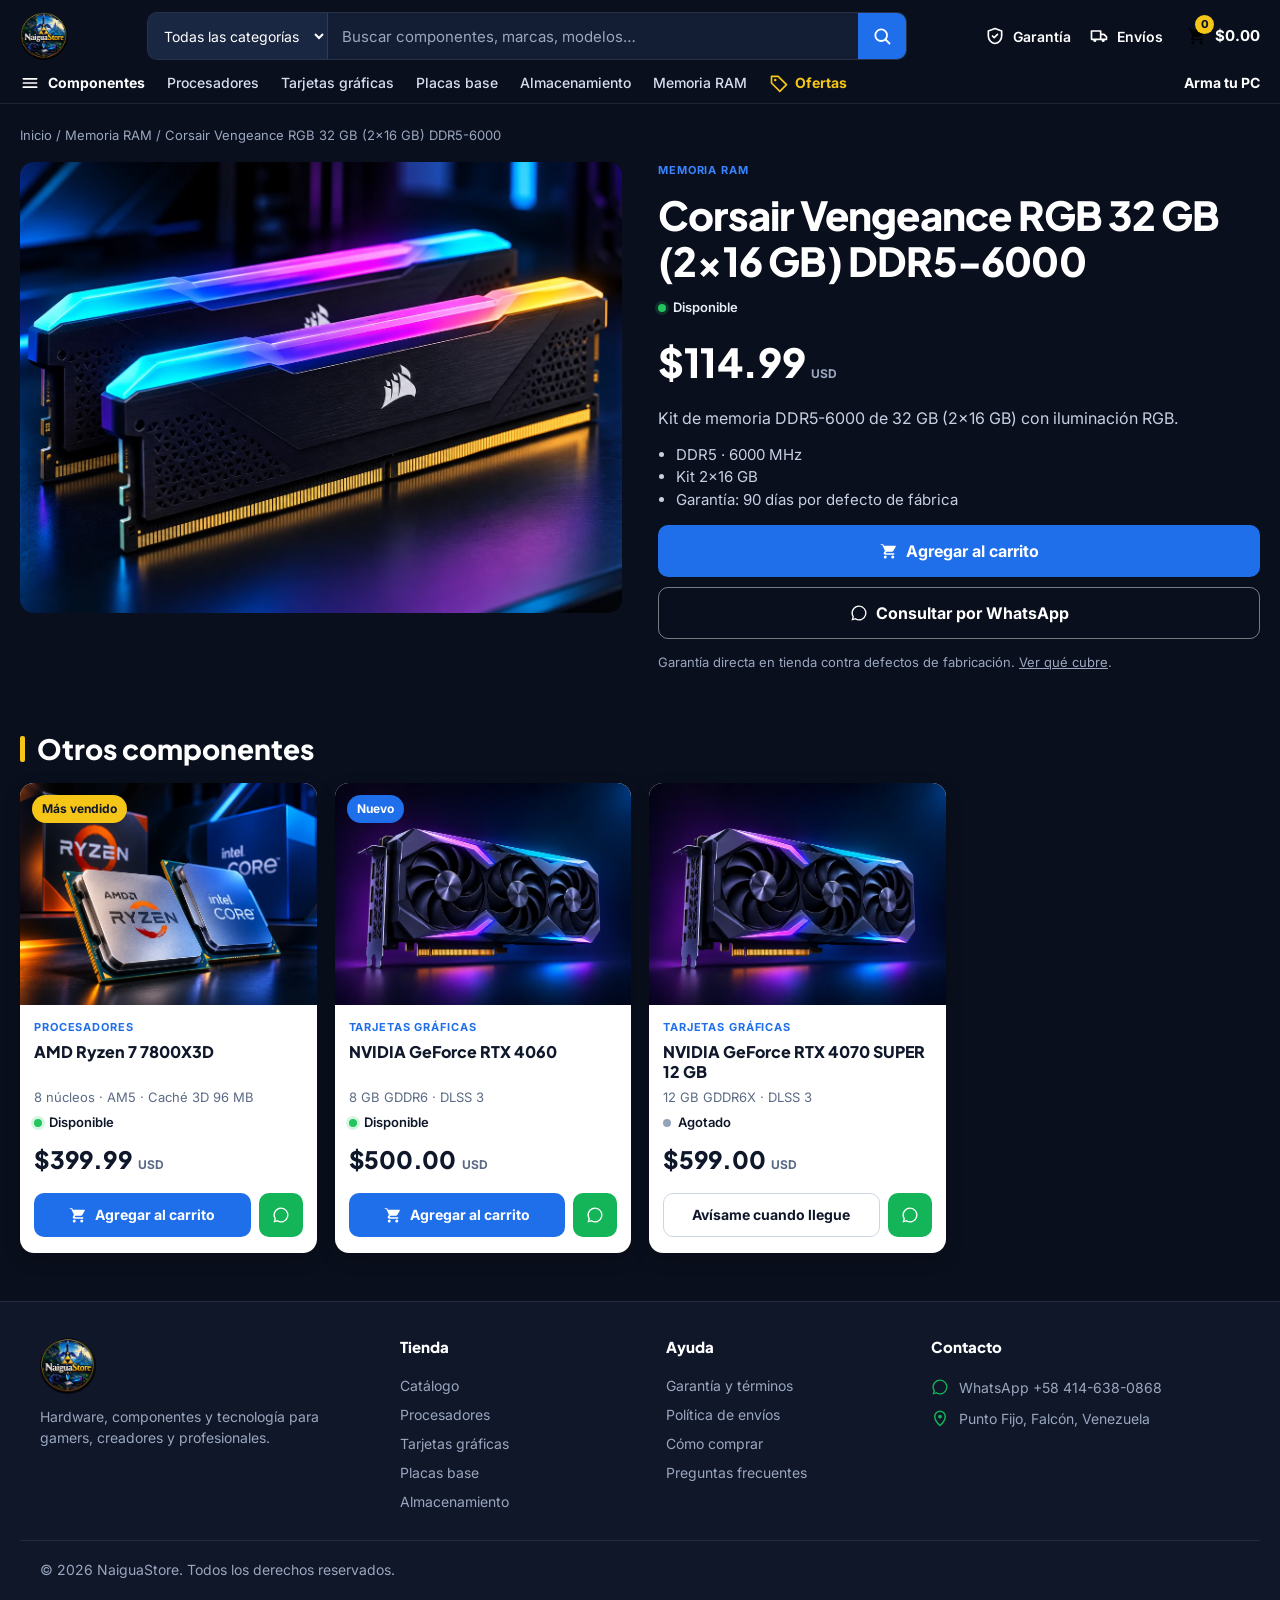
<file: producto/corsair-vengeance-32gb/index.html>
<!doctype html>
<html lang="es-VE">
<head>
  <meta charset="utf-8">
  <meta name="viewport" content="width=device-width, initial-scale=1">
  <title>Corsair Vengeance RGB 32 GB (2×16 GB) DDR5-6000 | NaiguaStore</title>
  <meta name="description" content="Corsair Vengeance RGB 32 GB (2×16 GB) DDR5-6000: DDR5 · 6000 MHz, Kit 2×16 GB. 114.99 USD, garantía de 90 días. Envíos a todo el país desde Punto Fijo, Falcón.">
  <link rel="canonical" href="https://anyelopetit.github.io/naiguastore-claude/producto/corsair-vengeance-32gb/">
  <meta property="og:type" content="product">
  <meta property="og:site_name" content="NaiguaStore">
  <meta property="og:locale" content="es_VE">
  <meta property="og:title" content="Corsair Vengeance RGB 32 GB (2×16 GB) DDR5-6000 | NaiguaStore">
  <meta property="og:description" content="Corsair Vengeance RGB 32 GB (2×16 GB) DDR5-6000: DDR5 · 6000 MHz, Kit 2×16 GB. 114.99 USD, garantía de 90 días. Envíos a todo el país desde Punto Fijo, Falcón.">
  <meta property="og:url" content="https://anyelopetit.github.io/naiguastore-claude/producto/corsair-vengeance-32gb/">
  <meta name="twitter:card" content="summary">
  <meta name="theme-color" content="#0a0f1d">
  <link rel="icon" href="../../assets/img/logo.webp" type="image/webp">
  <link rel="preconnect" href="https://fonts.googleapis.com">
  <link rel="preconnect" href="https://fonts.gstatic.com" crossorigin>
  <link rel="stylesheet" href="https://fonts.googleapis.com/css2?family=Inter:wght@400;500;600;700&family=Plus+Jakarta+Sans:wght@700;800&display=swap">
  <link rel="stylesheet" href="../../css/styles.css">
  <script type="application/ld+json">{"@context":"https://schema.org","@type":"BreadcrumbList","itemListElement":[{"@type":"ListItem","position":1,"name":"Inicio","item":"https://anyelopetit.github.io/naiguastore-claude/"},{"@type":"ListItem","position":2,"name":"Memoria RAM","item":"https://anyelopetit.github.io/naiguastore-claude/#catalogo"},{"@type":"ListItem","position":3,"name":"Corsair Vengeance RGB 32 GB (2×16 GB) DDR5-6000","item":"https://anyelopetit.github.io/naiguastore-claude/producto/corsair-vengeance-32gb/"}]}</script>
  <script type="application/ld+json">{"@context":"https://schema.org","@type":"Product","name":"Corsair Vengeance RGB 32 GB (2×16 GB) DDR5-6000","description":"Kit de memoria DDR5-6000 de 32 GB (2×16 GB) con iluminación RGB.","category":"Memoria RAM","image":"https://anyelopetit.github.io/naiguastore-claude/assets/img/ram.webp","brand":{"@type":"Brand","name":"Corsair"},"offers":{"@type":"Offer","url":"https://anyelopetit.github.io/naiguastore-claude/producto/corsair-vengeance-32gb/","priceCurrency":"USD","price":"114.99","availability":"https://schema.org/InStock","itemCondition":"https://schema.org/NewCondition","seller":{"@type":"OnlineStore","name":"NaiguaStore","url":"https://anyelopetit.github.io/naiguastore-claude/"}}}</script>
</head>
<body data-page="producto" data-base="../../">
  <a class="skip" href="#app">Ir al contenido</a>
  <div id="loader" aria-hidden="true"><img src="../../assets/img/logo.webp" alt=""></div>

  <header class="site-header">
    <div class="topbar">
      <a class="brand" href="../../index.html" aria-label="NaiguaStore, inicio"><img src="../../assets/img/logo.webp" alt="NaiguaStore" width="44" height="44"></a>
      <form class="search" role="search" action="../../index.html" method="get" data-search-form>
        <label class="sr-only" for="cat-select">Categoría</label>
        <select id="cat-select" class="search__cat" data-cat-select>
          <option value="Todas">Todas las categorías</option><option value="Procesadores">Procesadores</option><option value="Tarjetas gráficas">Tarjetas gráficas</option><option value="Placas base">Placas base</option><option value="Almacenamiento">Almacenamiento</option><option value="Memoria RAM">Memoria RAM</option>
        </select>
        <label class="sr-only" for="search">Buscar componentes</label>
        <input id="search" name="q" type="search" placeholder="Buscar componentes, marcas, modelos…" autocomplete="off">
        <button class="search__btn" type="submit" aria-label="Buscar"><svg class="" viewBox="0 0 24 24" width="20" height="20" aria-hidden="true" focusable="false"><circle cx="11" cy="11" r="7" fill="none" stroke="currentColor" stroke-width="2.2"/><path d="M16.5 16.5 21 21" stroke="currentColor" stroke-width="2.2" stroke-linecap="round"/></svg></button>
      </form>
      <div class="topbar__items">
        <a class="topbar__item" href="../../index.html#garantia" aria-label="Garantía de 90 días"><svg class="" viewBox="0 0 24 24" width="20" height="20" aria-hidden="true" focusable="false"><path d="M12 3 4 6v6c0 4.5 3.4 8.3 8 9 4.6-.7 8-4.5 8-9V6z" fill="none" stroke="currentColor" stroke-width="2" stroke-linejoin="round"/><path d="m9 12 2 2 4-4" fill="none" stroke="currentColor" stroke-width="2" stroke-linecap="round" stroke-linejoin="round"/></svg><span>Garantía</span></a>
        <a class="topbar__item" href="../../index.html#envios" aria-label="Envíos"><svg class="" viewBox="0 0 24 24" width="20" height="20" aria-hidden="true" focusable="false"><path d="M3 6h11v10H3zM14 10h4l3 3v3h-7z" fill="none" stroke="currentColor" stroke-width="2" stroke-linejoin="round"/><circle cx="7" cy="17.5" r="1.8" fill="currentColor"/><circle cx="17" cy="17.5" r="1.8" fill="currentColor"/></svg><span>Envíos</span></a>
        <button class="cart-btn" id="cart-open" type="button" aria-label="Abrir carrito">
          <svg class="" viewBox="0 0 24 24" width="20" height="20" aria-hidden="true" focusable="false"><path d="M7 18a2 2 0 1 0 0 4 2 2 0 0 0 0-4zm10 0a2 2 0 1 0 0 4 2 2 0 0 0 0-4zM1 2v2h2l3.6 7.6-1.4 2.4A2 2 0 0 0 7 17h12v-2H7.4l1.1-2h7.5a2 2 0 0 0 1.7-1l3.6-6.5A1 1 0 0 0 20.4 5H5.2l-.9-2H1z"/></svg>
          <span class="cart-btn__count" id="cart-count">0</span>
          <span class="cart-btn__total" id="cart-total-header">$0.00</span>
        </button>
      </div>
    </div>
    <nav class="subnav" aria-label="Principal">
      <a class="subnav__all" href="../../index.html#catalogo"><svg class="" viewBox="0 0 24 24" width="20" height="20" aria-hidden="true" focusable="false"><path d="M4 7h16M4 12h16M4 17h16" stroke="currentColor" stroke-width="2" stroke-linecap="round"/></svg><span>Componentes</span></a>
      <a href="../../index.html#catalogo" data-cat="Procesadores">Procesadores</a><a href="../../index.html#catalogo" data-cat="Tarjetas gráficas">Tarjetas gráficas</a><a href="../../index.html#catalogo" data-cat="Placas base">Placas base</a><a href="../../index.html#catalogo" data-cat="Almacenamiento">Almacenamiento</a><a href="../../index.html#catalogo" data-cat="Memoria RAM">Memoria RAM</a>
      <a class="subnav__offer" href="../../index.html#catalogo"><svg class="" viewBox="0 0 24 24" width="20" height="20" aria-hidden="true" focusable="false"><path d="M3 12V4h8l10 10-8 8z" fill="none" stroke="currentColor" stroke-width="2" stroke-linejoin="round"/><circle cx="7.5" cy="8.5" r="1.5" fill="currentColor"/></svg><span>Ofertas</span></a>
      <a class="subnav__build" href="../../index.html#asesoria">Arma tu PC</a>
    </nav>
  </header>

  <main id="app" tabindex="-1">

  <nav class="crumbs" aria-label="Migas de pan"><a href="../../index.html">Inicio</a> / <a href="../../index.html#catalogo">Memoria RAM</a> / <span>Corsair Vengeance RGB 32 GB (2×16 GB) DDR5-6000</span></nav>
  <section class="pdp">
    <figure class="pdp__media"><img src="../../assets/img/ram.webp" alt="Corsair Vengeance RGB 32 GB (2×16 GB) DDR5-6000" width="800" height="600" loading="eager" decoding="async"></figure>
    <div class="pdp__info">
      <p class="pcard__cat">Memoria RAM</p>
      <h1>Corsair Vengeance RGB 32 GB (2×16 GB) DDR5-6000</h1>
      <p class="pcard__avail"><span class="dot dot--ok" aria-hidden="true"></span>Disponible</p>
      <div class="pdp__price"><p class="price price--lg"><span class="price__usd">$114.99</span><span class="price__cur">USD</span></p></div>
      <p class="lead">Kit de memoria DDR5-6000 de 32 GB (2×16 GB) con iluminación RGB.</p>
      <ul class="specs"><li>DDR5 · 6000 MHz</li><li>Kit 2×16 GB</li><li>Garantía: 90 días por defecto de fábrica</li></ul>
      <div class="pdp__actions">
        <button class="btn btn--primary btn--lg" type="button" data-add="corsair-vengeance-32gb"><svg viewBox="0 0 24 24" width="18" height="18" aria-hidden="true"><path fill="currentColor" d="M7 18a2 2 0 1 0 0 4 2 2 0 0 0 0-4zm10 0a2 2 0 1 0 0 4 2 2 0 0 0 0-4zM1 2v2h2l3.6 7.6-1.4 2.4A2 2 0 0 0 7 17h12v-2H7.4l1.1-2h7.5a2 2 0 0 0 1.7-1l3.6-6.5A1 1 0 0 0 20.4 5H5.2l-.9-2H1z"/></svg><span>Agregar al carrito</span></button>
        <a class="btn btn--outline btn--lg" href="https://wa.me/584146380868?text=Hola%2C%20quiero%20consultar%20sobre%20el%20Corsair%20Vengeance%20RGB%2032%20GB%20(2%C3%9716%20GB)%20DDR5-6000." target="_blank" rel="noopener"><svg viewBox="0 0 24 24" width="20" height="20" aria-hidden="true"><path fill="currentColor" d="M12 2a10 10 0 0 0-8.6 15.1L2 22l5-1.3A10 10 0 1 0 12 2zm0 18.2a8.2 8.2 0 0 1-4.2-1.2l-.3-.2-3 .8.8-2.9-.2-.3A8.2 8.2 0 1 1 12 20.2z"/></svg><span>Consultar por WhatsApp</span></a>
      </div>
      <p class="hint">Garantía directa en tienda contra defectos de fabricación. <a href="../../index.html#garantia">Ver qué cubre</a>.</p>
    </div>
  </section>
  <section class="related">
    <div class="sec-head"><h2 id="related-title"><span class="sec-head__bar" aria-hidden="true"></span>Otros componentes</h2></div>
    <div class="grid"><article class="pcard" data-id="amd-ryzen-7-7800x3d">
  <a class="pcard__media" href="../../producto/amd-ryzen-7-7800x3d/" aria-label="Ver AMD Ryzen 7 7800X3D"><span class="badge badge--gold">Más vendido</span><img src="../../assets/img/cpus.webp" alt="AMD Ryzen 7 7800X3D" width="800" height="600" loading="lazy" decoding="async"></a>
  <div class="pcard__body">
    <p class="pcard__cat">Procesadores</p>
    <h3 class="pcard__name"><a href="../../producto/amd-ryzen-7-7800x3d/">AMD Ryzen 7 7800X3D</a></h3>
    <p class="pcard__specs">8 núcleos · AM5 · Caché 3D 96 MB</p>
    <p class="pcard__avail"><span class="dot dot--ok" aria-hidden="true"></span>Disponible</p>
    <div class="pcard__price"><p class="price"><span class="price__usd">$399.99</span><span class="price__cur">USD</span></p></div>
    <div class="pcard__actions">
      <button class="btn btn--primary" type="button" data-add="amd-ryzen-7-7800x3d"><svg viewBox="0 0 24 24" width="18" height="18" aria-hidden="true"><path fill="currentColor" d="M7 18a2 2 0 1 0 0 4 2 2 0 0 0 0-4zm10 0a2 2 0 1 0 0 4 2 2 0 0 0 0-4zM1 2v2h2l3.6 7.6-1.4 2.4A2 2 0 0 0 7 17h12v-2H7.4l1.1-2h7.5a2 2 0 0 0 1.7-1l3.6-6.5A1 1 0 0 0 20.4 5H5.2l-.9-2H1z"/></svg><span>Agregar al carrito</span></button>
      <a class="btn btn--wa" href="https://wa.me/584146380868?text=Hola%2C%20tengo%20una%20duda%20sobre%20el%20AMD%20Ryzen%207%207800X3D." target="_blank" rel="noopener" aria-label="Consultar AMD Ryzen 7 7800X3D por WhatsApp" title="Consultar por WhatsApp"><svg viewBox="0 0 24 24" width="20" height="20" aria-hidden="true"><path fill="currentColor" d="M12 2a10 10 0 0 0-8.6 15.1L2 22l5-1.3A10 10 0 1 0 12 2zm0 18.2a8.2 8.2 0 0 1-4.2-1.2l-.3-.2-3 .8.8-2.9-.2-.3A8.2 8.2 0 1 1 12 20.2z"/></svg></a>
    </div>
  </div>
</article>
<article class="pcard" data-id="nvidia-rtx-4060">
  <a class="pcard__media" href="../../producto/nvidia-rtx-4060/" aria-label="Ver NVIDIA GeForce RTX 4060"><span class="badge badge--blue">Nuevo</span><img src="../../assets/img/gpu.webp" alt="NVIDIA GeForce RTX 4060" width="800" height="600" loading="lazy" decoding="async"></a>
  <div class="pcard__body">
    <p class="pcard__cat">Tarjetas gráficas</p>
    <h3 class="pcard__name"><a href="../../producto/nvidia-rtx-4060/">NVIDIA GeForce RTX 4060</a></h3>
    <p class="pcard__specs">8 GB GDDR6 · DLSS 3</p>
    <p class="pcard__avail"><span class="dot dot--ok" aria-hidden="true"></span>Disponible</p>
    <div class="pcard__price"><p class="price"><span class="price__usd">$500.00</span><span class="price__cur">USD</span></p></div>
    <div class="pcard__actions">
      <button class="btn btn--primary" type="button" data-add="nvidia-rtx-4060"><svg viewBox="0 0 24 24" width="18" height="18" aria-hidden="true"><path fill="currentColor" d="M7 18a2 2 0 1 0 0 4 2 2 0 0 0 0-4zm10 0a2 2 0 1 0 0 4 2 2 0 0 0 0-4zM1 2v2h2l3.6 7.6-1.4 2.4A2 2 0 0 0 7 17h12v-2H7.4l1.1-2h7.5a2 2 0 0 0 1.7-1l3.6-6.5A1 1 0 0 0 20.4 5H5.2l-.9-2H1z"/></svg><span>Agregar al carrito</span></button>
      <a class="btn btn--wa" href="https://wa.me/584146380868?text=Hola%2C%20tengo%20una%20duda%20sobre%20el%20NVIDIA%20GeForce%20RTX%204060." target="_blank" rel="noopener" aria-label="Consultar NVIDIA GeForce RTX 4060 por WhatsApp" title="Consultar por WhatsApp"><svg viewBox="0 0 24 24" width="20" height="20" aria-hidden="true"><path fill="currentColor" d="M12 2a10 10 0 0 0-8.6 15.1L2 22l5-1.3A10 10 0 1 0 12 2zm0 18.2a8.2 8.2 0 0 1-4.2-1.2l-.3-.2-3 .8.8-2.9-.2-.3A8.2 8.2 0 1 1 12 20.2z"/></svg></a>
    </div>
  </div>
</article>
<article class="pcard" data-id="nvidia-rtx-4070-super">
  <a class="pcard__media" href="../../producto/nvidia-rtx-4070-super/" aria-label="Ver NVIDIA GeForce RTX 4070 SUPER 12 GB"><img src="../../assets/img/gpu.webp" alt="NVIDIA GeForce RTX 4070 SUPER 12 GB" width="800" height="600" loading="lazy" decoding="async"></a>
  <div class="pcard__body">
    <p class="pcard__cat">Tarjetas gráficas</p>
    <h3 class="pcard__name"><a href="../../producto/nvidia-rtx-4070-super/">NVIDIA GeForce RTX 4070 SUPER 12 GB</a></h3>
    <p class="pcard__specs">12 GB GDDR6X · DLSS 3</p>
    <p class="pcard__avail"><span class="dot dot--out" aria-hidden="true"></span>Agotado</p>
    <div class="pcard__price"><p class="price"><span class="price__usd">$599.00</span><span class="price__cur">USD</span></p></div>
    <div class="pcard__actions">
      <a class="btn btn--line" href="https://wa.me/584146380868?text=Hola%2C%20quiero%20que%20me%20avisen%20cuando%20llegue%20el%20NVIDIA%20GeForce%20RTX%204070%20SUPER%2012%20GB." target="_blank" rel="noopener">Avísame cuando llegue</a>
      <a class="btn btn--wa" href="https://wa.me/584146380868?text=Hola%2C%20tengo%20una%20duda%20sobre%20el%20NVIDIA%20GeForce%20RTX%204070%20SUPER%2012%20GB." target="_blank" rel="noopener" aria-label="Consultar NVIDIA GeForce RTX 4070 SUPER 12 GB por WhatsApp" title="Consultar por WhatsApp"><svg viewBox="0 0 24 24" width="20" height="20" aria-hidden="true"><path fill="currentColor" d="M12 2a10 10 0 0 0-8.6 15.1L2 22l5-1.3A10 10 0 1 0 12 2zm0 18.2a8.2 8.2 0 0 1-4.2-1.2l-.3-.2-3 .8.8-2.9-.2-.3A8.2 8.2 0 1 1 12 20.2z"/></svg></a>
    </div>
  </div>
</article></div>
  </section>
  </main>

  <footer class="site-footer">
    <div class="site-footer__grid">
      <div>
        <img class="site-footer__logo" src="../../assets/img/logo.webp" alt="NaiguaStore" width="56" height="56">
        <p>Hardware, componentes y tecnología para gamers, creadores y profesionales.</p>
      </div>
      <nav aria-label="Tienda">
        <h2>Tienda</h2>
        <a href="../../index.html#catalogo">Catálogo</a>
        <a href="../../index.html#catalogo" data-cat="Procesadores">Procesadores</a><a href="../../index.html#catalogo" data-cat="Tarjetas gráficas">Tarjetas gráficas</a><a href="../../index.html#catalogo" data-cat="Placas base">Placas base</a><a href="../../index.html#catalogo" data-cat="Almacenamiento">Almacenamiento</a>
      </nav>
      <nav aria-label="Ayuda">
        <h2>Ayuda</h2>
        <a href="../../index.html#garantia">Garantía y términos</a>
        <a href="../../index.html#envios">Política de envíos</a>
        <a href="../../index.html#como-comprar">Cómo comprar</a>
        <a href="../../index.html#preguntas">Preguntas frecuentes</a>
      </nav>
      <div class="site-footer__contact">
        <h2>Contacto</h2>
        <a href="https://wa.me/584146380868?text=Hola%20NaiguaStore%2C%20tengo%20una%20pregunta." target="_blank" rel="noopener"><svg class="" viewBox="0 0 24 24" width="20" height="20" aria-hidden="true" focusable="false"><path d="M12 2a10 10 0 0 0-8.6 15.1L2 22l5-1.3A10 10 0 1 0 12 2zm0 18.2a8.2 8.2 0 0 1-4.2-1.2l-.3-.2-3 .8.8-2.9-.2-.3A8.2 8.2 0 1 1 12 20.2z" fill="currentColor"/></svg><span>WhatsApp +58 414-638-0868</span></a>
        <p><svg class="" viewBox="0 0 24 24" width="20" height="20" aria-hidden="true" focusable="false"><path d="M12 22s7-6.2 7-12a7 7 0 1 0-14 0c0 5.8 7 12 7 12z" fill="none" stroke="currentColor" stroke-width="2"/><circle cx="12" cy="10" r="2.5" fill="currentColor"/></svg><span>Punto Fijo, Falcón, Venezuela</span></p>
      </div>
    </div>
    <p class="site-footer__legal">© 2026 NaiguaStore. Todos los derechos reservados.</p>
  </footer>

  <nav class="bottom-nav" aria-label="Navegación móvil">
    <a href="../../index.html">Inicio</a>
    <a href="../../index.html#catalogo">Catálogo</a>
    <button type="button" data-open-cart>Carrito <span class="bottom-nav__count" id="cart-count-mobile">0</span></button>
    <a href="https://wa.me/584146380868?text=Hola%20NaiguaStore%2C%20tengo%20una%20pregunta." target="_blank" rel="noopener">WhatsApp</a>
  </nav>

  <aside class="cart" id="cart" inert aria-label="Carrito de compras">
    <div class="cart__overlay" id="cart-overlay"></div>
    <div class="cart__panel" role="dialog" aria-modal="true" aria-labelledby="cart-title">
      <header class="cart__head">
        <h2 id="cart-title">Tu carrito</h2>
        <button class="icon-btn" id="cart-close" type="button" aria-label="Cerrar carrito">×</button>
      </header>
      <div class="cart__body" id="cart-body"></div>
      <footer class="cart__foot" id="cart-footer" hidden>
        <div class="sum-line"><span>Total estimado</span><span><strong id="cart-total">$0.00</strong><small id="cart-total-bs"></small></span></div>
        <p class="hint">El envío se calcula al confirmar. No se te cobra nada todavía.</p>
        <button class="btn btn--primary btn--block" id="cart-checkout" type="button">Continuar al pedido</button>
      </footer>
    </div>
  </aside>

  <script src="../../js/logic.js"></script>
  <script src="../../js/templates.js"></script>
  <script src="../../js/app.js" defer></script>
</body>
</html>
</file>
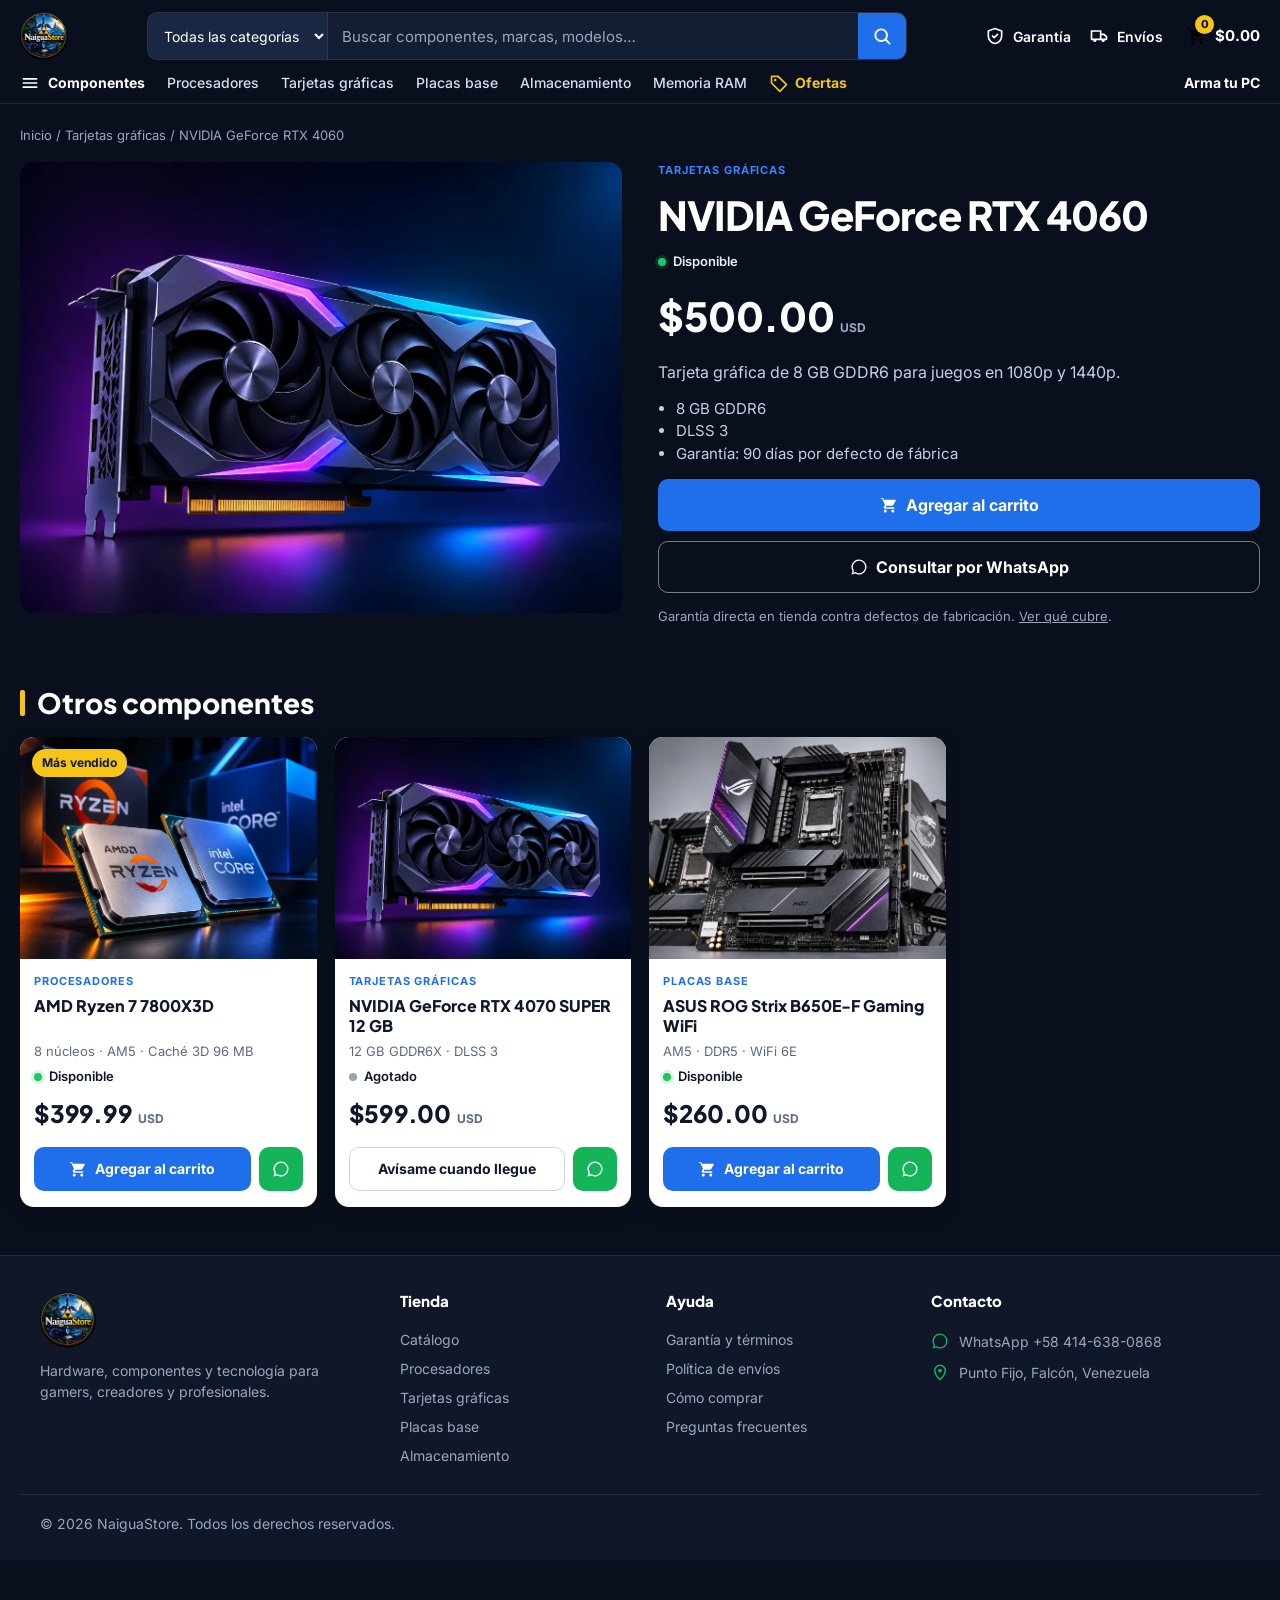
<file: producto/nvidia-rtx-4060/index.html>
<!doctype html>
<html lang="es-VE">
<head>
  <meta charset="utf-8">
  <meta name="viewport" content="width=device-width, initial-scale=1">
  <title>NVIDIA GeForce RTX 4060 | NaiguaStore</title>
  <meta name="description" content="NVIDIA GeForce RTX 4060: 8 GB GDDR6, DLSS 3. 500.00 USD, garantía de 90 días. Envíos a todo el país desde Punto Fijo, Falcón.">
  <link rel="canonical" href="https://anyelopetit.github.io/naiguastore-claude/producto/nvidia-rtx-4060/">
  <meta property="og:type" content="product">
  <meta property="og:site_name" content="NaiguaStore">
  <meta property="og:locale" content="es_VE">
  <meta property="og:title" content="NVIDIA GeForce RTX 4060 | NaiguaStore">
  <meta property="og:description" content="NVIDIA GeForce RTX 4060: 8 GB GDDR6, DLSS 3. 500.00 USD, garantía de 90 días. Envíos a todo el país desde Punto Fijo, Falcón.">
  <meta property="og:url" content="https://anyelopetit.github.io/naiguastore-claude/producto/nvidia-rtx-4060/">
  <meta name="twitter:card" content="summary">
  <meta name="theme-color" content="#0a0f1d">
  <link rel="icon" href="../../assets/img/logo.webp" type="image/webp">
  <link rel="preconnect" href="https://fonts.googleapis.com">
  <link rel="preconnect" href="https://fonts.gstatic.com" crossorigin>
  <link rel="stylesheet" href="https://fonts.googleapis.com/css2?family=Inter:wght@400;500;600;700&family=Plus+Jakarta+Sans:wght@700;800&display=swap">
  <link rel="stylesheet" href="../../css/styles.css">
  <script type="application/ld+json">{"@context":"https://schema.org","@type":"BreadcrumbList","itemListElement":[{"@type":"ListItem","position":1,"name":"Inicio","item":"https://anyelopetit.github.io/naiguastore-claude/"},{"@type":"ListItem","position":2,"name":"Tarjetas gráficas","item":"https://anyelopetit.github.io/naiguastore-claude/#catalogo"},{"@type":"ListItem","position":3,"name":"NVIDIA GeForce RTX 4060","item":"https://anyelopetit.github.io/naiguastore-claude/producto/nvidia-rtx-4060/"}]}</script>
  <script type="application/ld+json">{"@context":"https://schema.org","@type":"Product","name":"NVIDIA GeForce RTX 4060","description":"Tarjeta gráfica de 8 GB GDDR6 para juegos en 1080p y 1440p.","category":"Tarjetas gráficas","image":"https://anyelopetit.github.io/naiguastore-claude/assets/img/gpu.webp","brand":{"@type":"Brand","name":"NVIDIA"},"offers":{"@type":"Offer","url":"https://anyelopetit.github.io/naiguastore-claude/producto/nvidia-rtx-4060/","priceCurrency":"USD","price":"500.00","availability":"https://schema.org/InStock","itemCondition":"https://schema.org/NewCondition","seller":{"@type":"OnlineStore","name":"NaiguaStore","url":"https://anyelopetit.github.io/naiguastore-claude/"}}}</script>
</head>
<body data-page="producto" data-base="../../">
  <a class="skip" href="#app">Ir al contenido</a>
  <div id="loader" aria-hidden="true"><img src="../../assets/img/logo.webp" alt=""></div>

  <header class="site-header">
    <div class="topbar">
      <a class="brand" href="../../index.html" aria-label="NaiguaStore, inicio"><img src="../../assets/img/logo.webp" alt="NaiguaStore" width="44" height="44"></a>
      <form class="search" role="search" action="../../index.html" method="get" data-search-form>
        <label class="sr-only" for="cat-select">Categoría</label>
        <select id="cat-select" class="search__cat" data-cat-select>
          <option value="Todas">Todas las categorías</option><option value="Procesadores">Procesadores</option><option value="Tarjetas gráficas">Tarjetas gráficas</option><option value="Placas base">Placas base</option><option value="Almacenamiento">Almacenamiento</option><option value="Memoria RAM">Memoria RAM</option>
        </select>
        <label class="sr-only" for="search">Buscar componentes</label>
        <input id="search" name="q" type="search" placeholder="Buscar componentes, marcas, modelos…" autocomplete="off">
        <button class="search__btn" type="submit" aria-label="Buscar"><svg class="" viewBox="0 0 24 24" width="20" height="20" aria-hidden="true" focusable="false"><circle cx="11" cy="11" r="7" fill="none" stroke="currentColor" stroke-width="2.2"/><path d="M16.5 16.5 21 21" stroke="currentColor" stroke-width="2.2" stroke-linecap="round"/></svg></button>
      </form>
      <div class="topbar__items">
        <a class="topbar__item" href="../../index.html#garantia" aria-label="Garantía de 90 días"><svg class="" viewBox="0 0 24 24" width="20" height="20" aria-hidden="true" focusable="false"><path d="M12 3 4 6v6c0 4.5 3.4 8.3 8 9 4.6-.7 8-4.5 8-9V6z" fill="none" stroke="currentColor" stroke-width="2" stroke-linejoin="round"/><path d="m9 12 2 2 4-4" fill="none" stroke="currentColor" stroke-width="2" stroke-linecap="round" stroke-linejoin="round"/></svg><span>Garantía</span></a>
        <a class="topbar__item" href="../../index.html#envios" aria-label="Envíos"><svg class="" viewBox="0 0 24 24" width="20" height="20" aria-hidden="true" focusable="false"><path d="M3 6h11v10H3zM14 10h4l3 3v3h-7z" fill="none" stroke="currentColor" stroke-width="2" stroke-linejoin="round"/><circle cx="7" cy="17.5" r="1.8" fill="currentColor"/><circle cx="17" cy="17.5" r="1.8" fill="currentColor"/></svg><span>Envíos</span></a>
        <button class="cart-btn" id="cart-open" type="button" aria-label="Abrir carrito">
          <svg class="" viewBox="0 0 24 24" width="20" height="20" aria-hidden="true" focusable="false"><path d="M7 18a2 2 0 1 0 0 4 2 2 0 0 0 0-4zm10 0a2 2 0 1 0 0 4 2 2 0 0 0 0-4zM1 2v2h2l3.6 7.6-1.4 2.4A2 2 0 0 0 7 17h12v-2H7.4l1.1-2h7.5a2 2 0 0 0 1.7-1l3.6-6.5A1 1 0 0 0 20.4 5H5.2l-.9-2H1z"/></svg>
          <span class="cart-btn__count" id="cart-count">0</span>
          <span class="cart-btn__total" id="cart-total-header">$0.00</span>
        </button>
      </div>
    </div>
    <nav class="subnav" aria-label="Principal">
      <a class="subnav__all" href="../../index.html#catalogo"><svg class="" viewBox="0 0 24 24" width="20" height="20" aria-hidden="true" focusable="false"><path d="M4 7h16M4 12h16M4 17h16" stroke="currentColor" stroke-width="2" stroke-linecap="round"/></svg><span>Componentes</span></a>
      <a href="../../index.html#catalogo" data-cat="Procesadores">Procesadores</a><a href="../../index.html#catalogo" data-cat="Tarjetas gráficas">Tarjetas gráficas</a><a href="../../index.html#catalogo" data-cat="Placas base">Placas base</a><a href="../../index.html#catalogo" data-cat="Almacenamiento">Almacenamiento</a><a href="../../index.html#catalogo" data-cat="Memoria RAM">Memoria RAM</a>
      <a class="subnav__offer" href="../../index.html#catalogo"><svg class="" viewBox="0 0 24 24" width="20" height="20" aria-hidden="true" focusable="false"><path d="M3 12V4h8l10 10-8 8z" fill="none" stroke="currentColor" stroke-width="2" stroke-linejoin="round"/><circle cx="7.5" cy="8.5" r="1.5" fill="currentColor"/></svg><span>Ofertas</span></a>
      <a class="subnav__build" href="../../index.html#asesoria">Arma tu PC</a>
    </nav>
  </header>

  <main id="app" tabindex="-1">

  <nav class="crumbs" aria-label="Migas de pan"><a href="../../index.html">Inicio</a> / <a href="../../index.html#catalogo">Tarjetas gráficas</a> / <span>NVIDIA GeForce RTX 4060</span></nav>
  <section class="pdp">
    <figure class="pdp__media"><img src="../../assets/img/gpu.webp" alt="NVIDIA GeForce RTX 4060" width="800" height="600" loading="eager" decoding="async"></figure>
    <div class="pdp__info">
      <p class="pcard__cat">Tarjetas gráficas</p>
      <h1>NVIDIA GeForce RTX 4060</h1>
      <p class="pcard__avail"><span class="dot dot--ok" aria-hidden="true"></span>Disponible</p>
      <div class="pdp__price"><p class="price price--lg"><span class="price__usd">$500.00</span><span class="price__cur">USD</span></p></div>
      <p class="lead">Tarjeta gráfica de 8 GB GDDR6 para juegos en 1080p y 1440p.</p>
      <ul class="specs"><li>8 GB GDDR6</li><li>DLSS 3</li><li>Garantía: 90 días por defecto de fábrica</li></ul>
      <div class="pdp__actions">
        <button class="btn btn--primary btn--lg" type="button" data-add="nvidia-rtx-4060"><svg viewBox="0 0 24 24" width="18" height="18" aria-hidden="true"><path fill="currentColor" d="M7 18a2 2 0 1 0 0 4 2 2 0 0 0 0-4zm10 0a2 2 0 1 0 0 4 2 2 0 0 0 0-4zM1 2v2h2l3.6 7.6-1.4 2.4A2 2 0 0 0 7 17h12v-2H7.4l1.1-2h7.5a2 2 0 0 0 1.7-1l3.6-6.5A1 1 0 0 0 20.4 5H5.2l-.9-2H1z"/></svg><span>Agregar al carrito</span></button>
        <a class="btn btn--outline btn--lg" href="https://wa.me/584146380868?text=Hola%2C%20quiero%20consultar%20sobre%20el%20NVIDIA%20GeForce%20RTX%204060." target="_blank" rel="noopener"><svg viewBox="0 0 24 24" width="20" height="20" aria-hidden="true"><path fill="currentColor" d="M12 2a10 10 0 0 0-8.6 15.1L2 22l5-1.3A10 10 0 1 0 12 2zm0 18.2a8.2 8.2 0 0 1-4.2-1.2l-.3-.2-3 .8.8-2.9-.2-.3A8.2 8.2 0 1 1 12 20.2z"/></svg><span>Consultar por WhatsApp</span></a>
      </div>
      <p class="hint">Garantía directa en tienda contra defectos de fabricación. <a href="../../index.html#garantia">Ver qué cubre</a>.</p>
    </div>
  </section>
  <section class="related">
    <div class="sec-head"><h2 id="related-title"><span class="sec-head__bar" aria-hidden="true"></span>Otros componentes</h2></div>
    <div class="grid"><article class="pcard" data-id="amd-ryzen-7-7800x3d">
  <a class="pcard__media" href="../../producto/amd-ryzen-7-7800x3d/" aria-label="Ver AMD Ryzen 7 7800X3D"><span class="badge badge--gold">Más vendido</span><img src="../../assets/img/cpus.webp" alt="AMD Ryzen 7 7800X3D" width="800" height="600" loading="lazy" decoding="async"></a>
  <div class="pcard__body">
    <p class="pcard__cat">Procesadores</p>
    <h3 class="pcard__name"><a href="../../producto/amd-ryzen-7-7800x3d/">AMD Ryzen 7 7800X3D</a></h3>
    <p class="pcard__specs">8 núcleos · AM5 · Caché 3D 96 MB</p>
    <p class="pcard__avail"><span class="dot dot--ok" aria-hidden="true"></span>Disponible</p>
    <div class="pcard__price"><p class="price"><span class="price__usd">$399.99</span><span class="price__cur">USD</span></p></div>
    <div class="pcard__actions">
      <button class="btn btn--primary" type="button" data-add="amd-ryzen-7-7800x3d"><svg viewBox="0 0 24 24" width="18" height="18" aria-hidden="true"><path fill="currentColor" d="M7 18a2 2 0 1 0 0 4 2 2 0 0 0 0-4zm10 0a2 2 0 1 0 0 4 2 2 0 0 0 0-4zM1 2v2h2l3.6 7.6-1.4 2.4A2 2 0 0 0 7 17h12v-2H7.4l1.1-2h7.5a2 2 0 0 0 1.7-1l3.6-6.5A1 1 0 0 0 20.4 5H5.2l-.9-2H1z"/></svg><span>Agregar al carrito</span></button>
      <a class="btn btn--wa" href="https://wa.me/584146380868?text=Hola%2C%20tengo%20una%20duda%20sobre%20el%20AMD%20Ryzen%207%207800X3D." target="_blank" rel="noopener" aria-label="Consultar AMD Ryzen 7 7800X3D por WhatsApp" title="Consultar por WhatsApp"><svg viewBox="0 0 24 24" width="20" height="20" aria-hidden="true"><path fill="currentColor" d="M12 2a10 10 0 0 0-8.6 15.1L2 22l5-1.3A10 10 0 1 0 12 2zm0 18.2a8.2 8.2 0 0 1-4.2-1.2l-.3-.2-3 .8.8-2.9-.2-.3A8.2 8.2 0 1 1 12 20.2z"/></svg></a>
    </div>
  </div>
</article>
<article class="pcard" data-id="nvidia-rtx-4070-super">
  <a class="pcard__media" href="../../producto/nvidia-rtx-4070-super/" aria-label="Ver NVIDIA GeForce RTX 4070 SUPER 12 GB"><img src="../../assets/img/gpu.webp" alt="NVIDIA GeForce RTX 4070 SUPER 12 GB" width="800" height="600" loading="lazy" decoding="async"></a>
  <div class="pcard__body">
    <p class="pcard__cat">Tarjetas gráficas</p>
    <h3 class="pcard__name"><a href="../../producto/nvidia-rtx-4070-super/">NVIDIA GeForce RTX 4070 SUPER 12 GB</a></h3>
    <p class="pcard__specs">12 GB GDDR6X · DLSS 3</p>
    <p class="pcard__avail"><span class="dot dot--out" aria-hidden="true"></span>Agotado</p>
    <div class="pcard__price"><p class="price"><span class="price__usd">$599.00</span><span class="price__cur">USD</span></p></div>
    <div class="pcard__actions">
      <a class="btn btn--line" href="https://wa.me/584146380868?text=Hola%2C%20quiero%20que%20me%20avisen%20cuando%20llegue%20el%20NVIDIA%20GeForce%20RTX%204070%20SUPER%2012%20GB." target="_blank" rel="noopener">Avísame cuando llegue</a>
      <a class="btn btn--wa" href="https://wa.me/584146380868?text=Hola%2C%20tengo%20una%20duda%20sobre%20el%20NVIDIA%20GeForce%20RTX%204070%20SUPER%2012%20GB." target="_blank" rel="noopener" aria-label="Consultar NVIDIA GeForce RTX 4070 SUPER 12 GB por WhatsApp" title="Consultar por WhatsApp"><svg viewBox="0 0 24 24" width="20" height="20" aria-hidden="true"><path fill="currentColor" d="M12 2a10 10 0 0 0-8.6 15.1L2 22l5-1.3A10 10 0 1 0 12 2zm0 18.2a8.2 8.2 0 0 1-4.2-1.2l-.3-.2-3 .8.8-2.9-.2-.3A8.2 8.2 0 1 1 12 20.2z"/></svg></a>
    </div>
  </div>
</article>
<article class="pcard" data-id="asus-rog-strix-b650e-f">
  <a class="pcard__media" href="../../producto/asus-rog-strix-b650e-f/" aria-label="Ver ASUS ROG Strix B650E-F Gaming WiFi"><img src="../../assets/img/motherboards.webp" alt="ASUS ROG Strix B650E-F Gaming WiFi" width="800" height="600" loading="lazy" decoding="async"></a>
  <div class="pcard__body">
    <p class="pcard__cat">Placas base</p>
    <h3 class="pcard__name"><a href="../../producto/asus-rog-strix-b650e-f/">ASUS ROG Strix B650E-F Gaming WiFi</a></h3>
    <p class="pcard__specs">AM5 · DDR5 · WiFi 6E</p>
    <p class="pcard__avail"><span class="dot dot--ok" aria-hidden="true"></span>Disponible</p>
    <div class="pcard__price"><p class="price"><span class="price__usd">$260.00</span><span class="price__cur">USD</span></p></div>
    <div class="pcard__actions">
      <button class="btn btn--primary" type="button" data-add="asus-rog-strix-b650e-f"><svg viewBox="0 0 24 24" width="18" height="18" aria-hidden="true"><path fill="currentColor" d="M7 18a2 2 0 1 0 0 4 2 2 0 0 0 0-4zm10 0a2 2 0 1 0 0 4 2 2 0 0 0 0-4zM1 2v2h2l3.6 7.6-1.4 2.4A2 2 0 0 0 7 17h12v-2H7.4l1.1-2h7.5a2 2 0 0 0 1.7-1l3.6-6.5A1 1 0 0 0 20.4 5H5.2l-.9-2H1z"/></svg><span>Agregar al carrito</span></button>
      <a class="btn btn--wa" href="https://wa.me/584146380868?text=Hola%2C%20tengo%20una%20duda%20sobre%20el%20ASUS%20ROG%20Strix%20B650E-F%20Gaming%20WiFi." target="_blank" rel="noopener" aria-label="Consultar ASUS ROG Strix B650E-F Gaming WiFi por WhatsApp" title="Consultar por WhatsApp"><svg viewBox="0 0 24 24" width="20" height="20" aria-hidden="true"><path fill="currentColor" d="M12 2a10 10 0 0 0-8.6 15.1L2 22l5-1.3A10 10 0 1 0 12 2zm0 18.2a8.2 8.2 0 0 1-4.2-1.2l-.3-.2-3 .8.8-2.9-.2-.3A8.2 8.2 0 1 1 12 20.2z"/></svg></a>
    </div>
  </div>
</article></div>
  </section>
  </main>

  <footer class="site-footer">
    <div class="site-footer__grid">
      <div>
        <img class="site-footer__logo" src="../../assets/img/logo.webp" alt="NaiguaStore" width="56" height="56">
        <p>Hardware, componentes y tecnología para gamers, creadores y profesionales.</p>
      </div>
      <nav aria-label="Tienda">
        <h2>Tienda</h2>
        <a href="../../index.html#catalogo">Catálogo</a>
        <a href="../../index.html#catalogo" data-cat="Procesadores">Procesadores</a><a href="../../index.html#catalogo" data-cat="Tarjetas gráficas">Tarjetas gráficas</a><a href="../../index.html#catalogo" data-cat="Placas base">Placas base</a><a href="../../index.html#catalogo" data-cat="Almacenamiento">Almacenamiento</a>
      </nav>
      <nav aria-label="Ayuda">
        <h2>Ayuda</h2>
        <a href="../../index.html#garantia">Garantía y términos</a>
        <a href="../../index.html#envios">Política de envíos</a>
        <a href="../../index.html#como-comprar">Cómo comprar</a>
        <a href="../../index.html#preguntas">Preguntas frecuentes</a>
      </nav>
      <div class="site-footer__contact">
        <h2>Contacto</h2>
        <a href="https://wa.me/584146380868?text=Hola%20NaiguaStore%2C%20tengo%20una%20pregunta." target="_blank" rel="noopener"><svg class="" viewBox="0 0 24 24" width="20" height="20" aria-hidden="true" focusable="false"><path d="M12 2a10 10 0 0 0-8.6 15.1L2 22l5-1.3A10 10 0 1 0 12 2zm0 18.2a8.2 8.2 0 0 1-4.2-1.2l-.3-.2-3 .8.8-2.9-.2-.3A8.2 8.2 0 1 1 12 20.2z" fill="currentColor"/></svg><span>WhatsApp +58 414-638-0868</span></a>
        <p><svg class="" viewBox="0 0 24 24" width="20" height="20" aria-hidden="true" focusable="false"><path d="M12 22s7-6.2 7-12a7 7 0 1 0-14 0c0 5.8 7 12 7 12z" fill="none" stroke="currentColor" stroke-width="2"/><circle cx="12" cy="10" r="2.5" fill="currentColor"/></svg><span>Punto Fijo, Falcón, Venezuela</span></p>
      </div>
    </div>
    <p class="site-footer__legal">© 2026 NaiguaStore. Todos los derechos reservados.</p>
  </footer>

  <nav class="bottom-nav" aria-label="Navegación móvil">
    <a href="../../index.html">Inicio</a>
    <a href="../../index.html#catalogo">Catálogo</a>
    <button type="button" data-open-cart>Carrito <span class="bottom-nav__count" id="cart-count-mobile">0</span></button>
    <a href="https://wa.me/584146380868?text=Hola%20NaiguaStore%2C%20tengo%20una%20pregunta." target="_blank" rel="noopener">WhatsApp</a>
  </nav>

  <aside class="cart" id="cart" inert aria-label="Carrito de compras">
    <div class="cart__overlay" id="cart-overlay"></div>
    <div class="cart__panel" role="dialog" aria-modal="true" aria-labelledby="cart-title">
      <header class="cart__head">
        <h2 id="cart-title">Tu carrito</h2>
        <button class="icon-btn" id="cart-close" type="button" aria-label="Cerrar carrito">×</button>
      </header>
      <div class="cart__body" id="cart-body"></div>
      <footer class="cart__foot" id="cart-footer" hidden>
        <div class="sum-line"><span>Total estimado</span><span><strong id="cart-total">$0.00</strong><small id="cart-total-bs"></small></span></div>
        <p class="hint">El envío se calcula al confirmar. No se te cobra nada todavía.</p>
        <button class="btn btn--primary btn--block" id="cart-checkout" type="button">Continuar al pedido</button>
      </footer>
    </div>
  </aside>

  <script src="../../js/logic.js"></script>
  <script src="../../js/templates.js"></script>
  <script src="../../js/app.js" defer></script>
</body>
</html>
</file>
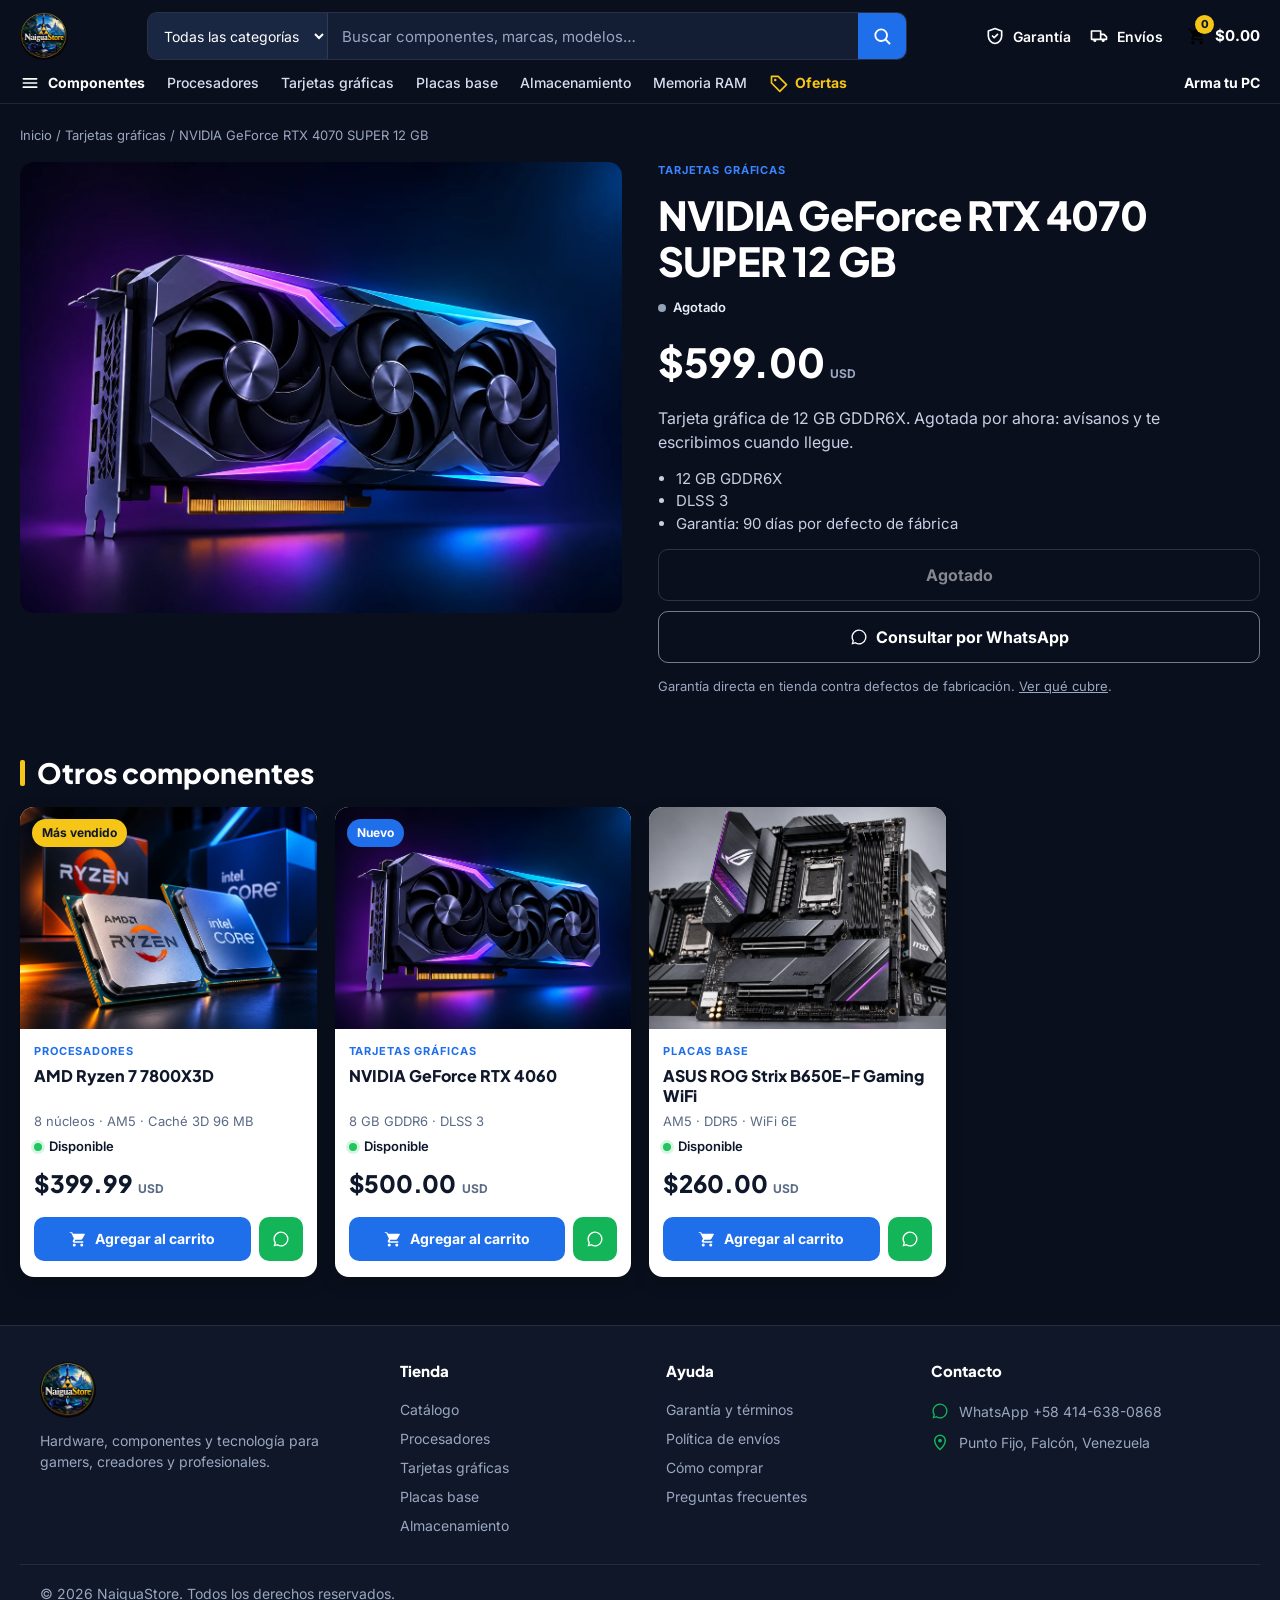
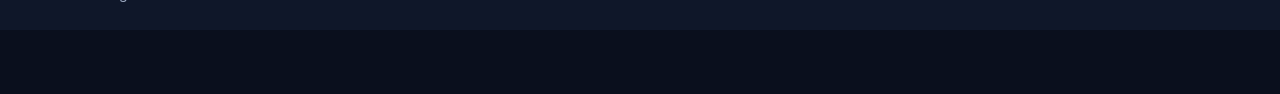
<file: producto/nvidia-rtx-4070-super/index.html>
<!doctype html>
<html lang="es-VE">
<head>
  <meta charset="utf-8">
  <meta name="viewport" content="width=device-width, initial-scale=1">
  <title>NVIDIA GeForce RTX 4070 SUPER 12 GB | NaiguaStore</title>
  <meta name="description" content="NVIDIA GeForce RTX 4070 SUPER 12 GB: 12 GB GDDR6X, DLSS 3. 599.00 USD, garantía de 90 días. Envíos a todo el país desde Punto Fijo, Falcón.">
  <link rel="canonical" href="https://anyelopetit.github.io/naiguastore-claude/producto/nvidia-rtx-4070-super/">
  <meta property="og:type" content="product">
  <meta property="og:site_name" content="NaiguaStore">
  <meta property="og:locale" content="es_VE">
  <meta property="og:title" content="NVIDIA GeForce RTX 4070 SUPER 12 GB | NaiguaStore">
  <meta property="og:description" content="NVIDIA GeForce RTX 4070 SUPER 12 GB: 12 GB GDDR6X, DLSS 3. 599.00 USD, garantía de 90 días. Envíos a todo el país desde Punto Fijo, Falcón.">
  <meta property="og:url" content="https://anyelopetit.github.io/naiguastore-claude/producto/nvidia-rtx-4070-super/">
  <meta name="twitter:card" content="summary">
  <meta name="theme-color" content="#0a0f1d">
  <link rel="icon" href="../../assets/img/logo.webp" type="image/webp">
  <link rel="preconnect" href="https://fonts.googleapis.com">
  <link rel="preconnect" href="https://fonts.gstatic.com" crossorigin>
  <link rel="stylesheet" href="https://fonts.googleapis.com/css2?family=Inter:wght@400;500;600;700&family=Plus+Jakarta+Sans:wght@700;800&display=swap">
  <link rel="stylesheet" href="../../css/styles.css">
  <script type="application/ld+json">{"@context":"https://schema.org","@type":"BreadcrumbList","itemListElement":[{"@type":"ListItem","position":1,"name":"Inicio","item":"https://anyelopetit.github.io/naiguastore-claude/"},{"@type":"ListItem","position":2,"name":"Tarjetas gráficas","item":"https://anyelopetit.github.io/naiguastore-claude/#catalogo"},{"@type":"ListItem","position":3,"name":"NVIDIA GeForce RTX 4070 SUPER 12 GB","item":"https://anyelopetit.github.io/naiguastore-claude/producto/nvidia-rtx-4070-super/"}]}</script>
  <script type="application/ld+json">{"@context":"https://schema.org","@type":"Product","name":"NVIDIA GeForce RTX 4070 SUPER 12 GB","description":"Tarjeta gráfica de 12 GB GDDR6X. Agotada por ahora: avísanos y te escribimos cuando llegue.","category":"Tarjetas gráficas","image":"https://anyelopetit.github.io/naiguastore-claude/assets/img/gpu.webp","brand":{"@type":"Brand","name":"NVIDIA"},"offers":{"@type":"Offer","url":"https://anyelopetit.github.io/naiguastore-claude/producto/nvidia-rtx-4070-super/","priceCurrency":"USD","price":"599.00","availability":"https://schema.org/OutOfStock","itemCondition":"https://schema.org/NewCondition","seller":{"@type":"OnlineStore","name":"NaiguaStore","url":"https://anyelopetit.github.io/naiguastore-claude/"}}}</script>
</head>
<body data-page="producto" data-base="../../">
  <a class="skip" href="#app">Ir al contenido</a>
  <div id="loader" aria-hidden="true"><img src="../../assets/img/logo.webp" alt=""></div>

  <header class="site-header">
    <div class="topbar">
      <a class="brand" href="../../index.html" aria-label="NaiguaStore, inicio"><img src="../../assets/img/logo.webp" alt="NaiguaStore" width="44" height="44"></a>
      <form class="search" role="search" action="../../index.html" method="get" data-search-form>
        <label class="sr-only" for="cat-select">Categoría</label>
        <select id="cat-select" class="search__cat" data-cat-select>
          <option value="Todas">Todas las categorías</option><option value="Procesadores">Procesadores</option><option value="Tarjetas gráficas">Tarjetas gráficas</option><option value="Placas base">Placas base</option><option value="Almacenamiento">Almacenamiento</option><option value="Memoria RAM">Memoria RAM</option>
        </select>
        <label class="sr-only" for="search">Buscar componentes</label>
        <input id="search" name="q" type="search" placeholder="Buscar componentes, marcas, modelos…" autocomplete="off">
        <button class="search__btn" type="submit" aria-label="Buscar"><svg class="" viewBox="0 0 24 24" width="20" height="20" aria-hidden="true" focusable="false"><circle cx="11" cy="11" r="7" fill="none" stroke="currentColor" stroke-width="2.2"/><path d="M16.5 16.5 21 21" stroke="currentColor" stroke-width="2.2" stroke-linecap="round"/></svg></button>
      </form>
      <div class="topbar__items">
        <a class="topbar__item" href="../../index.html#garantia" aria-label="Garantía de 90 días"><svg class="" viewBox="0 0 24 24" width="20" height="20" aria-hidden="true" focusable="false"><path d="M12 3 4 6v6c0 4.5 3.4 8.3 8 9 4.6-.7 8-4.5 8-9V6z" fill="none" stroke="currentColor" stroke-width="2" stroke-linejoin="round"/><path d="m9 12 2 2 4-4" fill="none" stroke="currentColor" stroke-width="2" stroke-linecap="round" stroke-linejoin="round"/></svg><span>Garantía</span></a>
        <a class="topbar__item" href="../../index.html#envios" aria-label="Envíos"><svg class="" viewBox="0 0 24 24" width="20" height="20" aria-hidden="true" focusable="false"><path d="M3 6h11v10H3zM14 10h4l3 3v3h-7z" fill="none" stroke="currentColor" stroke-width="2" stroke-linejoin="round"/><circle cx="7" cy="17.5" r="1.8" fill="currentColor"/><circle cx="17" cy="17.5" r="1.8" fill="currentColor"/></svg><span>Envíos</span></a>
        <button class="cart-btn" id="cart-open" type="button" aria-label="Abrir carrito">
          <svg class="" viewBox="0 0 24 24" width="20" height="20" aria-hidden="true" focusable="false"><path d="M7 18a2 2 0 1 0 0 4 2 2 0 0 0 0-4zm10 0a2 2 0 1 0 0 4 2 2 0 0 0 0-4zM1 2v2h2l3.6 7.6-1.4 2.4A2 2 0 0 0 7 17h12v-2H7.4l1.1-2h7.5a2 2 0 0 0 1.7-1l3.6-6.5A1 1 0 0 0 20.4 5H5.2l-.9-2H1z"/></svg>
          <span class="cart-btn__count" id="cart-count">0</span>
          <span class="cart-btn__total" id="cart-total-header">$0.00</span>
        </button>
      </div>
    </div>
    <nav class="subnav" aria-label="Principal">
      <a class="subnav__all" href="../../index.html#catalogo"><svg class="" viewBox="0 0 24 24" width="20" height="20" aria-hidden="true" focusable="false"><path d="M4 7h16M4 12h16M4 17h16" stroke="currentColor" stroke-width="2" stroke-linecap="round"/></svg><span>Componentes</span></a>
      <a href="../../index.html#catalogo" data-cat="Procesadores">Procesadores</a><a href="../../index.html#catalogo" data-cat="Tarjetas gráficas">Tarjetas gráficas</a><a href="../../index.html#catalogo" data-cat="Placas base">Placas base</a><a href="../../index.html#catalogo" data-cat="Almacenamiento">Almacenamiento</a><a href="../../index.html#catalogo" data-cat="Memoria RAM">Memoria RAM</a>
      <a class="subnav__offer" href="../../index.html#catalogo"><svg class="" viewBox="0 0 24 24" width="20" height="20" aria-hidden="true" focusable="false"><path d="M3 12V4h8l10 10-8 8z" fill="none" stroke="currentColor" stroke-width="2" stroke-linejoin="round"/><circle cx="7.5" cy="8.5" r="1.5" fill="currentColor"/></svg><span>Ofertas</span></a>
      <a class="subnav__build" href="../../index.html#asesoria">Arma tu PC</a>
    </nav>
  </header>

  <main id="app" tabindex="-1">

  <nav class="crumbs" aria-label="Migas de pan"><a href="../../index.html">Inicio</a> / <a href="../../index.html#catalogo">Tarjetas gráficas</a> / <span>NVIDIA GeForce RTX 4070 SUPER 12 GB</span></nav>
  <section class="pdp">
    <figure class="pdp__media"><img src="../../assets/img/gpu.webp" alt="NVIDIA GeForce RTX 4070 SUPER 12 GB" width="800" height="600" loading="eager" decoding="async"></figure>
    <div class="pdp__info">
      <p class="pcard__cat">Tarjetas gráficas</p>
      <h1>NVIDIA GeForce RTX 4070 SUPER 12 GB</h1>
      <p class="pcard__avail"><span class="dot dot--out" aria-hidden="true"></span>Agotado</p>
      <div class="pdp__price"><p class="price price--lg"><span class="price__usd">$599.00</span><span class="price__cur">USD</span></p></div>
      <p class="lead">Tarjeta gráfica de 12 GB GDDR6X. Agotada por ahora: avísanos y te escribimos cuando llegue.</p>
      <ul class="specs"><li>12 GB GDDR6X</li><li>DLSS 3</li><li>Garantía: 90 días por defecto de fábrica</li></ul>
      <div class="pdp__actions">
        <button class="btn btn--line btn--lg" type="button" disabled>Agotado</button>
        <a class="btn btn--outline btn--lg" href="https://wa.me/584146380868?text=Hola%2C%20quiero%20consultar%20sobre%20el%20NVIDIA%20GeForce%20RTX%204070%20SUPER%2012%20GB." target="_blank" rel="noopener"><svg viewBox="0 0 24 24" width="20" height="20" aria-hidden="true"><path fill="currentColor" d="M12 2a10 10 0 0 0-8.6 15.1L2 22l5-1.3A10 10 0 1 0 12 2zm0 18.2a8.2 8.2 0 0 1-4.2-1.2l-.3-.2-3 .8.8-2.9-.2-.3A8.2 8.2 0 1 1 12 20.2z"/></svg><span>Consultar por WhatsApp</span></a>
      </div>
      <p class="hint">Garantía directa en tienda contra defectos de fabricación. <a href="../../index.html#garantia">Ver qué cubre</a>.</p>
    </div>
  </section>
  <section class="related">
    <div class="sec-head"><h2 id="related-title"><span class="sec-head__bar" aria-hidden="true"></span>Otros componentes</h2></div>
    <div class="grid"><article class="pcard" data-id="amd-ryzen-7-7800x3d">
  <a class="pcard__media" href="../../producto/amd-ryzen-7-7800x3d/" aria-label="Ver AMD Ryzen 7 7800X3D"><span class="badge badge--gold">Más vendido</span><img src="../../assets/img/cpus.webp" alt="AMD Ryzen 7 7800X3D" width="800" height="600" loading="lazy" decoding="async"></a>
  <div class="pcard__body">
    <p class="pcard__cat">Procesadores</p>
    <h3 class="pcard__name"><a href="../../producto/amd-ryzen-7-7800x3d/">AMD Ryzen 7 7800X3D</a></h3>
    <p class="pcard__specs">8 núcleos · AM5 · Caché 3D 96 MB</p>
    <p class="pcard__avail"><span class="dot dot--ok" aria-hidden="true"></span>Disponible</p>
    <div class="pcard__price"><p class="price"><span class="price__usd">$399.99</span><span class="price__cur">USD</span></p></div>
    <div class="pcard__actions">
      <button class="btn btn--primary" type="button" data-add="amd-ryzen-7-7800x3d"><svg viewBox="0 0 24 24" width="18" height="18" aria-hidden="true"><path fill="currentColor" d="M7 18a2 2 0 1 0 0 4 2 2 0 0 0 0-4zm10 0a2 2 0 1 0 0 4 2 2 0 0 0 0-4zM1 2v2h2l3.6 7.6-1.4 2.4A2 2 0 0 0 7 17h12v-2H7.4l1.1-2h7.5a2 2 0 0 0 1.7-1l3.6-6.5A1 1 0 0 0 20.4 5H5.2l-.9-2H1z"/></svg><span>Agregar al carrito</span></button>
      <a class="btn btn--wa" href="https://wa.me/584146380868?text=Hola%2C%20tengo%20una%20duda%20sobre%20el%20AMD%20Ryzen%207%207800X3D." target="_blank" rel="noopener" aria-label="Consultar AMD Ryzen 7 7800X3D por WhatsApp" title="Consultar por WhatsApp"><svg viewBox="0 0 24 24" width="20" height="20" aria-hidden="true"><path fill="currentColor" d="M12 2a10 10 0 0 0-8.6 15.1L2 22l5-1.3A10 10 0 1 0 12 2zm0 18.2a8.2 8.2 0 0 1-4.2-1.2l-.3-.2-3 .8.8-2.9-.2-.3A8.2 8.2 0 1 1 12 20.2z"/></svg></a>
    </div>
  </div>
</article>
<article class="pcard" data-id="nvidia-rtx-4060">
  <a class="pcard__media" href="../../producto/nvidia-rtx-4060/" aria-label="Ver NVIDIA GeForce RTX 4060"><span class="badge badge--blue">Nuevo</span><img src="../../assets/img/gpu.webp" alt="NVIDIA GeForce RTX 4060" width="800" height="600" loading="lazy" decoding="async"></a>
  <div class="pcard__body">
    <p class="pcard__cat">Tarjetas gráficas</p>
    <h3 class="pcard__name"><a href="../../producto/nvidia-rtx-4060/">NVIDIA GeForce RTX 4060</a></h3>
    <p class="pcard__specs">8 GB GDDR6 · DLSS 3</p>
    <p class="pcard__avail"><span class="dot dot--ok" aria-hidden="true"></span>Disponible</p>
    <div class="pcard__price"><p class="price"><span class="price__usd">$500.00</span><span class="price__cur">USD</span></p></div>
    <div class="pcard__actions">
      <button class="btn btn--primary" type="button" data-add="nvidia-rtx-4060"><svg viewBox="0 0 24 24" width="18" height="18" aria-hidden="true"><path fill="currentColor" d="M7 18a2 2 0 1 0 0 4 2 2 0 0 0 0-4zm10 0a2 2 0 1 0 0 4 2 2 0 0 0 0-4zM1 2v2h2l3.6 7.6-1.4 2.4A2 2 0 0 0 7 17h12v-2H7.4l1.1-2h7.5a2 2 0 0 0 1.7-1l3.6-6.5A1 1 0 0 0 20.4 5H5.2l-.9-2H1z"/></svg><span>Agregar al carrito</span></button>
      <a class="btn btn--wa" href="https://wa.me/584146380868?text=Hola%2C%20tengo%20una%20duda%20sobre%20el%20NVIDIA%20GeForce%20RTX%204060." target="_blank" rel="noopener" aria-label="Consultar NVIDIA GeForce RTX 4060 por WhatsApp" title="Consultar por WhatsApp"><svg viewBox="0 0 24 24" width="20" height="20" aria-hidden="true"><path fill="currentColor" d="M12 2a10 10 0 0 0-8.6 15.1L2 22l5-1.3A10 10 0 1 0 12 2zm0 18.2a8.2 8.2 0 0 1-4.2-1.2l-.3-.2-3 .8.8-2.9-.2-.3A8.2 8.2 0 1 1 12 20.2z"/></svg></a>
    </div>
  </div>
</article>
<article class="pcard" data-id="asus-rog-strix-b650e-f">
  <a class="pcard__media" href="../../producto/asus-rog-strix-b650e-f/" aria-label="Ver ASUS ROG Strix B650E-F Gaming WiFi"><img src="../../assets/img/motherboards.webp" alt="ASUS ROG Strix B650E-F Gaming WiFi" width="800" height="600" loading="lazy" decoding="async"></a>
  <div class="pcard__body">
    <p class="pcard__cat">Placas base</p>
    <h3 class="pcard__name"><a href="../../producto/asus-rog-strix-b650e-f/">ASUS ROG Strix B650E-F Gaming WiFi</a></h3>
    <p class="pcard__specs">AM5 · DDR5 · WiFi 6E</p>
    <p class="pcard__avail"><span class="dot dot--ok" aria-hidden="true"></span>Disponible</p>
    <div class="pcard__price"><p class="price"><span class="price__usd">$260.00</span><span class="price__cur">USD</span></p></div>
    <div class="pcard__actions">
      <button class="btn btn--primary" type="button" data-add="asus-rog-strix-b650e-f"><svg viewBox="0 0 24 24" width="18" height="18" aria-hidden="true"><path fill="currentColor" d="M7 18a2 2 0 1 0 0 4 2 2 0 0 0 0-4zm10 0a2 2 0 1 0 0 4 2 2 0 0 0 0-4zM1 2v2h2l3.6 7.6-1.4 2.4A2 2 0 0 0 7 17h12v-2H7.4l1.1-2h7.5a2 2 0 0 0 1.7-1l3.6-6.5A1 1 0 0 0 20.4 5H5.2l-.9-2H1z"/></svg><span>Agregar al carrito</span></button>
      <a class="btn btn--wa" href="https://wa.me/584146380868?text=Hola%2C%20tengo%20una%20duda%20sobre%20el%20ASUS%20ROG%20Strix%20B650E-F%20Gaming%20WiFi." target="_blank" rel="noopener" aria-label="Consultar ASUS ROG Strix B650E-F Gaming WiFi por WhatsApp" title="Consultar por WhatsApp"><svg viewBox="0 0 24 24" width="20" height="20" aria-hidden="true"><path fill="currentColor" d="M12 2a10 10 0 0 0-8.6 15.1L2 22l5-1.3A10 10 0 1 0 12 2zm0 18.2a8.2 8.2 0 0 1-4.2-1.2l-.3-.2-3 .8.8-2.9-.2-.3A8.2 8.2 0 1 1 12 20.2z"/></svg></a>
    </div>
  </div>
</article></div>
  </section>
  </main>

  <footer class="site-footer">
    <div class="site-footer__grid">
      <div>
        <img class="site-footer__logo" src="../../assets/img/logo.webp" alt="NaiguaStore" width="56" height="56">
        <p>Hardware, componentes y tecnología para gamers, creadores y profesionales.</p>
      </div>
      <nav aria-label="Tienda">
        <h2>Tienda</h2>
        <a href="../../index.html#catalogo">Catálogo</a>
        <a href="../../index.html#catalogo" data-cat="Procesadores">Procesadores</a><a href="../../index.html#catalogo" data-cat="Tarjetas gráficas">Tarjetas gráficas</a><a href="../../index.html#catalogo" data-cat="Placas base">Placas base</a><a href="../../index.html#catalogo" data-cat="Almacenamiento">Almacenamiento</a>
      </nav>
      <nav aria-label="Ayuda">
        <h2>Ayuda</h2>
        <a href="../../index.html#garantia">Garantía y términos</a>
        <a href="../../index.html#envios">Política de envíos</a>
        <a href="../../index.html#como-comprar">Cómo comprar</a>
        <a href="../../index.html#preguntas">Preguntas frecuentes</a>
      </nav>
      <div class="site-footer__contact">
        <h2>Contacto</h2>
        <a href="https://wa.me/584146380868?text=Hola%20NaiguaStore%2C%20tengo%20una%20pregunta." target="_blank" rel="noopener"><svg class="" viewBox="0 0 24 24" width="20" height="20" aria-hidden="true" focusable="false"><path d="M12 2a10 10 0 0 0-8.6 15.1L2 22l5-1.3A10 10 0 1 0 12 2zm0 18.2a8.2 8.2 0 0 1-4.2-1.2l-.3-.2-3 .8.8-2.9-.2-.3A8.2 8.2 0 1 1 12 20.2z" fill="currentColor"/></svg><span>WhatsApp +58 414-638-0868</span></a>
        <p><svg class="" viewBox="0 0 24 24" width="20" height="20" aria-hidden="true" focusable="false"><path d="M12 22s7-6.2 7-12a7 7 0 1 0-14 0c0 5.8 7 12 7 12z" fill="none" stroke="currentColor" stroke-width="2"/><circle cx="12" cy="10" r="2.5" fill="currentColor"/></svg><span>Punto Fijo, Falcón, Venezuela</span></p>
      </div>
    </div>
    <p class="site-footer__legal">© 2026 NaiguaStore. Todos los derechos reservados.</p>
  </footer>

  <nav class="bottom-nav" aria-label="Navegación móvil">
    <a href="../../index.html">Inicio</a>
    <a href="../../index.html#catalogo">Catálogo</a>
    <button type="button" data-open-cart>Carrito <span class="bottom-nav__count" id="cart-count-mobile">0</span></button>
    <a href="https://wa.me/584146380868?text=Hola%20NaiguaStore%2C%20tengo%20una%20pregunta." target="_blank" rel="noopener">WhatsApp</a>
  </nav>

  <aside class="cart" id="cart" inert aria-label="Carrito de compras">
    <div class="cart__overlay" id="cart-overlay"></div>
    <div class="cart__panel" role="dialog" aria-modal="true" aria-labelledby="cart-title">
      <header class="cart__head">
        <h2 id="cart-title">Tu carrito</h2>
        <button class="icon-btn" id="cart-close" type="button" aria-label="Cerrar carrito">×</button>
      </header>
      <div class="cart__body" id="cart-body"></div>
      <footer class="cart__foot" id="cart-footer" hidden>
        <div class="sum-line"><span>Total estimado</span><span><strong id="cart-total">$0.00</strong><small id="cart-total-bs"></small></span></div>
        <p class="hint">El envío se calcula al confirmar. No se te cobra nada todavía.</p>
        <button class="btn btn--primary btn--block" id="cart-checkout" type="button">Continuar al pedido</button>
      </footer>
    </div>
  </aside>

  <script src="../../js/logic.js"></script>
  <script src="../../js/templates.js"></script>
  <script src="../../js/app.js" defer></script>
</body>
</html>
</file>
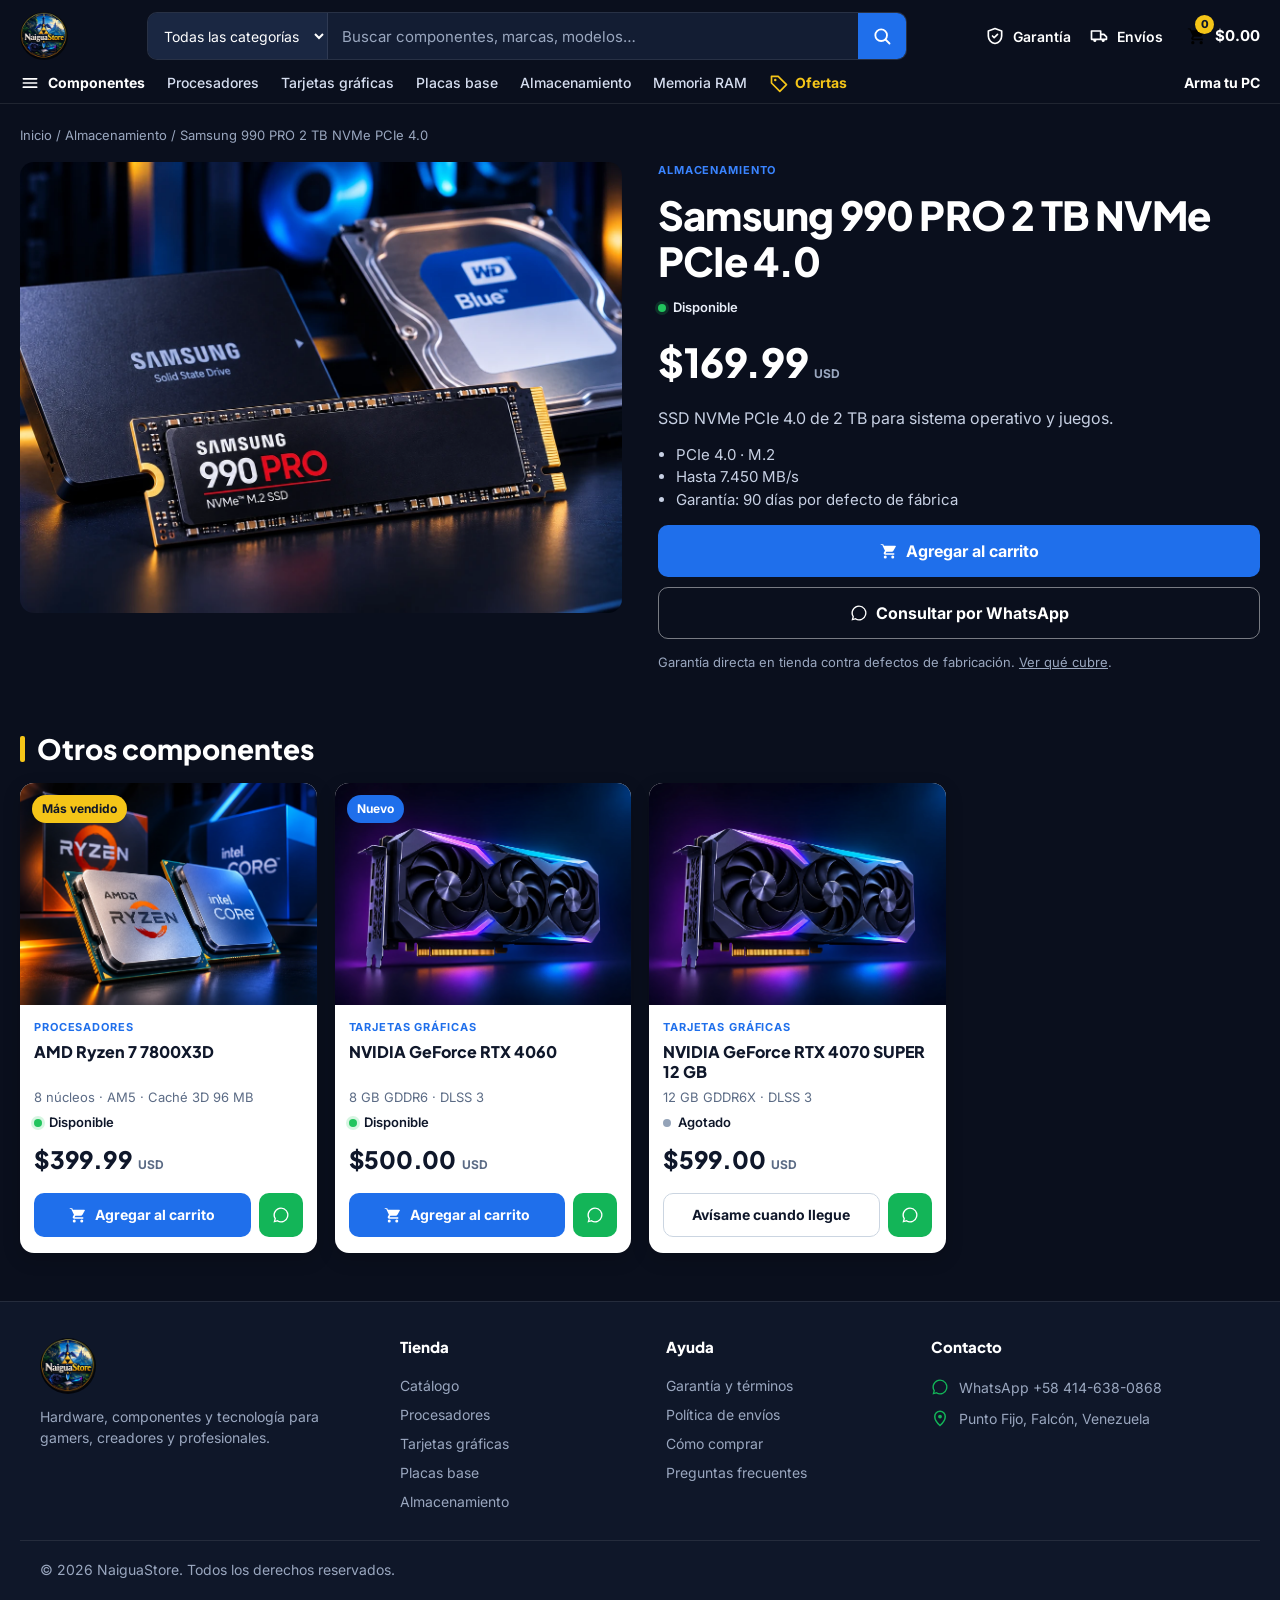
<file: producto/samsung-990-pro-2tb/index.html>
<!doctype html>
<html lang="es-VE">
<head>
  <meta charset="utf-8">
  <meta name="viewport" content="width=device-width, initial-scale=1">
  <title>Samsung 990 PRO 2 TB NVMe PCIe 4.0 | NaiguaStore</title>
  <meta name="description" content="Samsung 990 PRO 2 TB NVMe PCIe 4.0: PCIe 4.0 · M.2, Hasta 7.450 MB/s. 169.99 USD, garantía de 90 días. Envíos a todo el país desde Punto Fijo, Falcón.">
  <link rel="canonical" href="https://anyelopetit.github.io/naiguastore-claude/producto/samsung-990-pro-2tb/">
  <meta property="og:type" content="product">
  <meta property="og:site_name" content="NaiguaStore">
  <meta property="og:locale" content="es_VE">
  <meta property="og:title" content="Samsung 990 PRO 2 TB NVMe PCIe 4.0 | NaiguaStore">
  <meta property="og:description" content="Samsung 990 PRO 2 TB NVMe PCIe 4.0: PCIe 4.0 · M.2, Hasta 7.450 MB/s. 169.99 USD, garantía de 90 días. Envíos a todo el país desde Punto Fijo, Falcón.">
  <meta property="og:url" content="https://anyelopetit.github.io/naiguastore-claude/producto/samsung-990-pro-2tb/">
  <meta name="twitter:card" content="summary">
  <meta name="theme-color" content="#0a0f1d">
  <link rel="icon" href="../../assets/img/logo.webp" type="image/webp">
  <link rel="preconnect" href="https://fonts.googleapis.com">
  <link rel="preconnect" href="https://fonts.gstatic.com" crossorigin>
  <link rel="stylesheet" href="https://fonts.googleapis.com/css2?family=Inter:wght@400;500;600;700&family=Plus+Jakarta+Sans:wght@700;800&display=swap">
  <link rel="stylesheet" href="../../css/styles.css">
  <script type="application/ld+json">{"@context":"https://schema.org","@type":"BreadcrumbList","itemListElement":[{"@type":"ListItem","position":1,"name":"Inicio","item":"https://anyelopetit.github.io/naiguastore-claude/"},{"@type":"ListItem","position":2,"name":"Almacenamiento","item":"https://anyelopetit.github.io/naiguastore-claude/#catalogo"},{"@type":"ListItem","position":3,"name":"Samsung 990 PRO 2 TB NVMe PCIe 4.0","item":"https://anyelopetit.github.io/naiguastore-claude/producto/samsung-990-pro-2tb/"}]}</script>
  <script type="application/ld+json">{"@context":"https://schema.org","@type":"Product","name":"Samsung 990 PRO 2 TB NVMe PCIe 4.0","description":"SSD NVMe PCIe 4.0 de 2 TB para sistema operativo y juegos.","category":"Almacenamiento","image":"https://anyelopetit.github.io/naiguastore-claude/assets/img/ssd.webp","brand":{"@type":"Brand","name":"Samsung"},"offers":{"@type":"Offer","url":"https://anyelopetit.github.io/naiguastore-claude/producto/samsung-990-pro-2tb/","priceCurrency":"USD","price":"169.99","availability":"https://schema.org/InStock","itemCondition":"https://schema.org/NewCondition","seller":{"@type":"OnlineStore","name":"NaiguaStore","url":"https://anyelopetit.github.io/naiguastore-claude/"}}}</script>
</head>
<body data-page="producto" data-base="../../">
  <a class="skip" href="#app">Ir al contenido</a>
  <div id="loader" aria-hidden="true"><img src="../../assets/img/logo.webp" alt=""></div>

  <header class="site-header">
    <div class="topbar">
      <a class="brand" href="../../index.html" aria-label="NaiguaStore, inicio"><img src="../../assets/img/logo.webp" alt="NaiguaStore" width="44" height="44"></a>
      <form class="search" role="search" action="../../index.html" method="get" data-search-form>
        <label class="sr-only" for="cat-select">Categoría</label>
        <select id="cat-select" class="search__cat" data-cat-select>
          <option value="Todas">Todas las categorías</option><option value="Procesadores">Procesadores</option><option value="Tarjetas gráficas">Tarjetas gráficas</option><option value="Placas base">Placas base</option><option value="Almacenamiento">Almacenamiento</option><option value="Memoria RAM">Memoria RAM</option>
        </select>
        <label class="sr-only" for="search">Buscar componentes</label>
        <input id="search" name="q" type="search" placeholder="Buscar componentes, marcas, modelos…" autocomplete="off">
        <button class="search__btn" type="submit" aria-label="Buscar"><svg class="" viewBox="0 0 24 24" width="20" height="20" aria-hidden="true" focusable="false"><circle cx="11" cy="11" r="7" fill="none" stroke="currentColor" stroke-width="2.2"/><path d="M16.5 16.5 21 21" stroke="currentColor" stroke-width="2.2" stroke-linecap="round"/></svg></button>
      </form>
      <div class="topbar__items">
        <a class="topbar__item" href="../../index.html#garantia" aria-label="Garantía de 90 días"><svg class="" viewBox="0 0 24 24" width="20" height="20" aria-hidden="true" focusable="false"><path d="M12 3 4 6v6c0 4.5 3.4 8.3 8 9 4.6-.7 8-4.5 8-9V6z" fill="none" stroke="currentColor" stroke-width="2" stroke-linejoin="round"/><path d="m9 12 2 2 4-4" fill="none" stroke="currentColor" stroke-width="2" stroke-linecap="round" stroke-linejoin="round"/></svg><span>Garantía</span></a>
        <a class="topbar__item" href="../../index.html#envios" aria-label="Envíos"><svg class="" viewBox="0 0 24 24" width="20" height="20" aria-hidden="true" focusable="false"><path d="M3 6h11v10H3zM14 10h4l3 3v3h-7z" fill="none" stroke="currentColor" stroke-width="2" stroke-linejoin="round"/><circle cx="7" cy="17.5" r="1.8" fill="currentColor"/><circle cx="17" cy="17.5" r="1.8" fill="currentColor"/></svg><span>Envíos</span></a>
        <button class="cart-btn" id="cart-open" type="button" aria-label="Abrir carrito">
          <svg class="" viewBox="0 0 24 24" width="20" height="20" aria-hidden="true" focusable="false"><path d="M7 18a2 2 0 1 0 0 4 2 2 0 0 0 0-4zm10 0a2 2 0 1 0 0 4 2 2 0 0 0 0-4zM1 2v2h2l3.6 7.6-1.4 2.4A2 2 0 0 0 7 17h12v-2H7.4l1.1-2h7.5a2 2 0 0 0 1.7-1l3.6-6.5A1 1 0 0 0 20.4 5H5.2l-.9-2H1z"/></svg>
          <span class="cart-btn__count" id="cart-count">0</span>
          <span class="cart-btn__total" id="cart-total-header">$0.00</span>
        </button>
      </div>
    </div>
    <nav class="subnav" aria-label="Principal">
      <a class="subnav__all" href="../../index.html#catalogo"><svg class="" viewBox="0 0 24 24" width="20" height="20" aria-hidden="true" focusable="false"><path d="M4 7h16M4 12h16M4 17h16" stroke="currentColor" stroke-width="2" stroke-linecap="round"/></svg><span>Componentes</span></a>
      <a href="../../index.html#catalogo" data-cat="Procesadores">Procesadores</a><a href="../../index.html#catalogo" data-cat="Tarjetas gráficas">Tarjetas gráficas</a><a href="../../index.html#catalogo" data-cat="Placas base">Placas base</a><a href="../../index.html#catalogo" data-cat="Almacenamiento">Almacenamiento</a><a href="../../index.html#catalogo" data-cat="Memoria RAM">Memoria RAM</a>
      <a class="subnav__offer" href="../../index.html#catalogo"><svg class="" viewBox="0 0 24 24" width="20" height="20" aria-hidden="true" focusable="false"><path d="M3 12V4h8l10 10-8 8z" fill="none" stroke="currentColor" stroke-width="2" stroke-linejoin="round"/><circle cx="7.5" cy="8.5" r="1.5" fill="currentColor"/></svg><span>Ofertas</span></a>
      <a class="subnav__build" href="../../index.html#asesoria">Arma tu PC</a>
    </nav>
  </header>

  <main id="app" tabindex="-1">

  <nav class="crumbs" aria-label="Migas de pan"><a href="../../index.html">Inicio</a> / <a href="../../index.html#catalogo">Almacenamiento</a> / <span>Samsung 990 PRO 2 TB NVMe PCIe 4.0</span></nav>
  <section class="pdp">
    <figure class="pdp__media"><img src="../../assets/img/ssd.webp" alt="Samsung 990 PRO 2 TB NVMe PCIe 4.0" width="800" height="600" loading="eager" decoding="async"></figure>
    <div class="pdp__info">
      <p class="pcard__cat">Almacenamiento</p>
      <h1>Samsung 990 PRO 2 TB NVMe PCIe 4.0</h1>
      <p class="pcard__avail"><span class="dot dot--ok" aria-hidden="true"></span>Disponible</p>
      <div class="pdp__price"><p class="price price--lg"><span class="price__usd">$169.99</span><span class="price__cur">USD</span></p></div>
      <p class="lead">SSD NVMe PCIe 4.0 de 2 TB para sistema operativo y juegos.</p>
      <ul class="specs"><li>PCIe 4.0 · M.2</li><li>Hasta 7.450 MB/s</li><li>Garantía: 90 días por defecto de fábrica</li></ul>
      <div class="pdp__actions">
        <button class="btn btn--primary btn--lg" type="button" data-add="samsung-990-pro-2tb"><svg viewBox="0 0 24 24" width="18" height="18" aria-hidden="true"><path fill="currentColor" d="M7 18a2 2 0 1 0 0 4 2 2 0 0 0 0-4zm10 0a2 2 0 1 0 0 4 2 2 0 0 0 0-4zM1 2v2h2l3.6 7.6-1.4 2.4A2 2 0 0 0 7 17h12v-2H7.4l1.1-2h7.5a2 2 0 0 0 1.7-1l3.6-6.5A1 1 0 0 0 20.4 5H5.2l-.9-2H1z"/></svg><span>Agregar al carrito</span></button>
        <a class="btn btn--outline btn--lg" href="https://wa.me/584146380868?text=Hola%2C%20quiero%20consultar%20sobre%20el%20Samsung%20990%20PRO%202%20TB%20NVMe%20PCIe%204.0." target="_blank" rel="noopener"><svg viewBox="0 0 24 24" width="20" height="20" aria-hidden="true"><path fill="currentColor" d="M12 2a10 10 0 0 0-8.6 15.1L2 22l5-1.3A10 10 0 1 0 12 2zm0 18.2a8.2 8.2 0 0 1-4.2-1.2l-.3-.2-3 .8.8-2.9-.2-.3A8.2 8.2 0 1 1 12 20.2z"/></svg><span>Consultar por WhatsApp</span></a>
      </div>
      <p class="hint">Garantía directa en tienda contra defectos de fabricación. <a href="../../index.html#garantia">Ver qué cubre</a>.</p>
    </div>
  </section>
  <section class="related">
    <div class="sec-head"><h2 id="related-title"><span class="sec-head__bar" aria-hidden="true"></span>Otros componentes</h2></div>
    <div class="grid"><article class="pcard" data-id="amd-ryzen-7-7800x3d">
  <a class="pcard__media" href="../../producto/amd-ryzen-7-7800x3d/" aria-label="Ver AMD Ryzen 7 7800X3D"><span class="badge badge--gold">Más vendido</span><img src="../../assets/img/cpus.webp" alt="AMD Ryzen 7 7800X3D" width="800" height="600" loading="lazy" decoding="async"></a>
  <div class="pcard__body">
    <p class="pcard__cat">Procesadores</p>
    <h3 class="pcard__name"><a href="../../producto/amd-ryzen-7-7800x3d/">AMD Ryzen 7 7800X3D</a></h3>
    <p class="pcard__specs">8 núcleos · AM5 · Caché 3D 96 MB</p>
    <p class="pcard__avail"><span class="dot dot--ok" aria-hidden="true"></span>Disponible</p>
    <div class="pcard__price"><p class="price"><span class="price__usd">$399.99</span><span class="price__cur">USD</span></p></div>
    <div class="pcard__actions">
      <button class="btn btn--primary" type="button" data-add="amd-ryzen-7-7800x3d"><svg viewBox="0 0 24 24" width="18" height="18" aria-hidden="true"><path fill="currentColor" d="M7 18a2 2 0 1 0 0 4 2 2 0 0 0 0-4zm10 0a2 2 0 1 0 0 4 2 2 0 0 0 0-4zM1 2v2h2l3.6 7.6-1.4 2.4A2 2 0 0 0 7 17h12v-2H7.4l1.1-2h7.5a2 2 0 0 0 1.7-1l3.6-6.5A1 1 0 0 0 20.4 5H5.2l-.9-2H1z"/></svg><span>Agregar al carrito</span></button>
      <a class="btn btn--wa" href="https://wa.me/584146380868?text=Hola%2C%20tengo%20una%20duda%20sobre%20el%20AMD%20Ryzen%207%207800X3D." target="_blank" rel="noopener" aria-label="Consultar AMD Ryzen 7 7800X3D por WhatsApp" title="Consultar por WhatsApp"><svg viewBox="0 0 24 24" width="20" height="20" aria-hidden="true"><path fill="currentColor" d="M12 2a10 10 0 0 0-8.6 15.1L2 22l5-1.3A10 10 0 1 0 12 2zm0 18.2a8.2 8.2 0 0 1-4.2-1.2l-.3-.2-3 .8.8-2.9-.2-.3A8.2 8.2 0 1 1 12 20.2z"/></svg></a>
    </div>
  </div>
</article>
<article class="pcard" data-id="nvidia-rtx-4060">
  <a class="pcard__media" href="../../producto/nvidia-rtx-4060/" aria-label="Ver NVIDIA GeForce RTX 4060"><span class="badge badge--blue">Nuevo</span><img src="../../assets/img/gpu.webp" alt="NVIDIA GeForce RTX 4060" width="800" height="600" loading="lazy" decoding="async"></a>
  <div class="pcard__body">
    <p class="pcard__cat">Tarjetas gráficas</p>
    <h3 class="pcard__name"><a href="../../producto/nvidia-rtx-4060/">NVIDIA GeForce RTX 4060</a></h3>
    <p class="pcard__specs">8 GB GDDR6 · DLSS 3</p>
    <p class="pcard__avail"><span class="dot dot--ok" aria-hidden="true"></span>Disponible</p>
    <div class="pcard__price"><p class="price"><span class="price__usd">$500.00</span><span class="price__cur">USD</span></p></div>
    <div class="pcard__actions">
      <button class="btn btn--primary" type="button" data-add="nvidia-rtx-4060"><svg viewBox="0 0 24 24" width="18" height="18" aria-hidden="true"><path fill="currentColor" d="M7 18a2 2 0 1 0 0 4 2 2 0 0 0 0-4zm10 0a2 2 0 1 0 0 4 2 2 0 0 0 0-4zM1 2v2h2l3.6 7.6-1.4 2.4A2 2 0 0 0 7 17h12v-2H7.4l1.1-2h7.5a2 2 0 0 0 1.7-1l3.6-6.5A1 1 0 0 0 20.4 5H5.2l-.9-2H1z"/></svg><span>Agregar al carrito</span></button>
      <a class="btn btn--wa" href="https://wa.me/584146380868?text=Hola%2C%20tengo%20una%20duda%20sobre%20el%20NVIDIA%20GeForce%20RTX%204060." target="_blank" rel="noopener" aria-label="Consultar NVIDIA GeForce RTX 4060 por WhatsApp" title="Consultar por WhatsApp"><svg viewBox="0 0 24 24" width="20" height="20" aria-hidden="true"><path fill="currentColor" d="M12 2a10 10 0 0 0-8.6 15.1L2 22l5-1.3A10 10 0 1 0 12 2zm0 18.2a8.2 8.2 0 0 1-4.2-1.2l-.3-.2-3 .8.8-2.9-.2-.3A8.2 8.2 0 1 1 12 20.2z"/></svg></a>
    </div>
  </div>
</article>
<article class="pcard" data-id="nvidia-rtx-4070-super">
  <a class="pcard__media" href="../../producto/nvidia-rtx-4070-super/" aria-label="Ver NVIDIA GeForce RTX 4070 SUPER 12 GB"><img src="../../assets/img/gpu.webp" alt="NVIDIA GeForce RTX 4070 SUPER 12 GB" width="800" height="600" loading="lazy" decoding="async"></a>
  <div class="pcard__body">
    <p class="pcard__cat">Tarjetas gráficas</p>
    <h3 class="pcard__name"><a href="../../producto/nvidia-rtx-4070-super/">NVIDIA GeForce RTX 4070 SUPER 12 GB</a></h3>
    <p class="pcard__specs">12 GB GDDR6X · DLSS 3</p>
    <p class="pcard__avail"><span class="dot dot--out" aria-hidden="true"></span>Agotado</p>
    <div class="pcard__price"><p class="price"><span class="price__usd">$599.00</span><span class="price__cur">USD</span></p></div>
    <div class="pcard__actions">
      <a class="btn btn--line" href="https://wa.me/584146380868?text=Hola%2C%20quiero%20que%20me%20avisen%20cuando%20llegue%20el%20NVIDIA%20GeForce%20RTX%204070%20SUPER%2012%20GB." target="_blank" rel="noopener">Avísame cuando llegue</a>
      <a class="btn btn--wa" href="https://wa.me/584146380868?text=Hola%2C%20tengo%20una%20duda%20sobre%20el%20NVIDIA%20GeForce%20RTX%204070%20SUPER%2012%20GB." target="_blank" rel="noopener" aria-label="Consultar NVIDIA GeForce RTX 4070 SUPER 12 GB por WhatsApp" title="Consultar por WhatsApp"><svg viewBox="0 0 24 24" width="20" height="20" aria-hidden="true"><path fill="currentColor" d="M12 2a10 10 0 0 0-8.6 15.1L2 22l5-1.3A10 10 0 1 0 12 2zm0 18.2a8.2 8.2 0 0 1-4.2-1.2l-.3-.2-3 .8.8-2.9-.2-.3A8.2 8.2 0 1 1 12 20.2z"/></svg></a>
    </div>
  </div>
</article></div>
  </section>
  </main>

  <footer class="site-footer">
    <div class="site-footer__grid">
      <div>
        <img class="site-footer__logo" src="../../assets/img/logo.webp" alt="NaiguaStore" width="56" height="56">
        <p>Hardware, componentes y tecnología para gamers, creadores y profesionales.</p>
      </div>
      <nav aria-label="Tienda">
        <h2>Tienda</h2>
        <a href="../../index.html#catalogo">Catálogo</a>
        <a href="../../index.html#catalogo" data-cat="Procesadores">Procesadores</a><a href="../../index.html#catalogo" data-cat="Tarjetas gráficas">Tarjetas gráficas</a><a href="../../index.html#catalogo" data-cat="Placas base">Placas base</a><a href="../../index.html#catalogo" data-cat="Almacenamiento">Almacenamiento</a>
      </nav>
      <nav aria-label="Ayuda">
        <h2>Ayuda</h2>
        <a href="../../index.html#garantia">Garantía y términos</a>
        <a href="../../index.html#envios">Política de envíos</a>
        <a href="../../index.html#como-comprar">Cómo comprar</a>
        <a href="../../index.html#preguntas">Preguntas frecuentes</a>
      </nav>
      <div class="site-footer__contact">
        <h2>Contacto</h2>
        <a href="https://wa.me/584146380868?text=Hola%20NaiguaStore%2C%20tengo%20una%20pregunta." target="_blank" rel="noopener"><svg class="" viewBox="0 0 24 24" width="20" height="20" aria-hidden="true" focusable="false"><path d="M12 2a10 10 0 0 0-8.6 15.1L2 22l5-1.3A10 10 0 1 0 12 2zm0 18.2a8.2 8.2 0 0 1-4.2-1.2l-.3-.2-3 .8.8-2.9-.2-.3A8.2 8.2 0 1 1 12 20.2z" fill="currentColor"/></svg><span>WhatsApp +58 414-638-0868</span></a>
        <p><svg class="" viewBox="0 0 24 24" width="20" height="20" aria-hidden="true" focusable="false"><path d="M12 22s7-6.2 7-12a7 7 0 1 0-14 0c0 5.8 7 12 7 12z" fill="none" stroke="currentColor" stroke-width="2"/><circle cx="12" cy="10" r="2.5" fill="currentColor"/></svg><span>Punto Fijo, Falcón, Venezuela</span></p>
      </div>
    </div>
    <p class="site-footer__legal">© 2026 NaiguaStore. Todos los derechos reservados.</p>
  </footer>

  <nav class="bottom-nav" aria-label="Navegación móvil">
    <a href="../../index.html">Inicio</a>
    <a href="../../index.html#catalogo">Catálogo</a>
    <button type="button" data-open-cart>Carrito <span class="bottom-nav__count" id="cart-count-mobile">0</span></button>
    <a href="https://wa.me/584146380868?text=Hola%20NaiguaStore%2C%20tengo%20una%20pregunta." target="_blank" rel="noopener">WhatsApp</a>
  </nav>

  <aside class="cart" id="cart" inert aria-label="Carrito de compras">
    <div class="cart__overlay" id="cart-overlay"></div>
    <div class="cart__panel" role="dialog" aria-modal="true" aria-labelledby="cart-title">
      <header class="cart__head">
        <h2 id="cart-title">Tu carrito</h2>
        <button class="icon-btn" id="cart-close" type="button" aria-label="Cerrar carrito">×</button>
      </header>
      <div class="cart__body" id="cart-body"></div>
      <footer class="cart__foot" id="cart-footer" hidden>
        <div class="sum-line"><span>Total estimado</span><span><strong id="cart-total">$0.00</strong><small id="cart-total-bs"></small></span></div>
        <p class="hint">El envío se calcula al confirmar. No se te cobra nada todavía.</p>
        <button class="btn btn--primary btn--block" id="cart-checkout" type="button">Continuar al pedido</button>
      </footer>
    </div>
  </aside>

  <script src="../../js/logic.js"></script>
  <script src="../../js/templates.js"></script>
  <script src="../../js/app.js" defer></script>
</body>
</html>
</file>
<file: css/styles.css>
/* NaiguaStore: identidad del diseño de referencia.
   Fondo azul marino, acento dorado, azul de acción, tarjetas blancas, tipografía Plus Jakarta Sans + Inter. */
:root {
  --bg: #0a0f1d;
  --bg-2: #0f1729;
  --surface: #131d33;
  --surface-2: #1a2742;
  --line: rgba(255, 255, 255, 0.09);
  --text: #ffffff;
  --muted: #9aa7bf;
  --blue: #1f6feb;
  --blue-hover: #3a84ff;
  --blue-deep: #1859c7;
  --gold: #f5c518;
  --gold-hover: #ffd54a;
  --green: #22c55e;
  --red: #ef4444;
  --ink: #0f172a;
  --ink-muted: #5b6b85;
  --card: #ffffff;
  --radius: 14px;
  --radius-sm: 10px;
  --wrap: 1280px;
  --gutter: 20px;
  --head: "Plus Jakarta Sans", "Inter", system-ui, sans-serif;
  --body: "Inter", system-ui, -apple-system, "Segoe UI", Roboto, sans-serif;
  --shadow: 0 12px 30px rgba(0, 0, 0, 0.25);
  --ease: cubic-bezier(0.22, 1, 0.36, 1);
  color-scheme: dark;
}

*, *::before, *::after { box-sizing: border-box; }
html { -webkit-text-size-adjust: 100%; scroll-behavior: smooth; scroll-padding-top: 150px; }
body { margin: 0; font-family: var(--body); font-size: 15px; line-height: 1.5; background: var(--bg); color: var(--text); padding-bottom: 64px; }
img { display: block; max-width: 100%; height: auto; }
a { color: inherit; }
h1, h2, h3 { font-family: var(--head); line-height: 1.15; margin: 0; }
h1 { font-size: clamp(34px, 4.4vw, 56px); font-weight: 800; letter-spacing: -0.02em; }
h2 { font-size: clamp(22px, 2.4vw, 28px); font-weight: 800; }
h3 { font-size: 17px; font-weight: 700; }
p { margin: 0 0 12px; }
button, input, select, textarea { font: inherit; color: inherit; }
:focus-visible { outline: 2px solid var(--gold); outline-offset: 2px; }
[hidden] { display: none !important; }
.sr-only { position: absolute; width: 1px; height: 1px; overflow: hidden; clip: rect(0 0 0 0); white-space: nowrap; }
.skip { position: absolute; left: -999px; top: 8px; background: var(--gold); color: var(--ink); padding: 8px 12px; z-index: 200; }
.skip:focus { left: 8px; }
.hint { color: var(--muted); font-size: 13px; }
.link { background: none; border: 0; padding: 0; color: var(--blue-hover); cursor: pointer; text-decoration: underline; font-size: 13px; }
.ico { width: 20px; height: 20px; flex: none; }

/* ---------- Loader ---------- */
#loader { position: fixed; inset: 0; z-index: 150; display: grid; place-content: center; background: var(--bg); transition: opacity 0.3s ease; }
#loader img { width: 96px; height: 96px; animation: pop 0.7s var(--ease) both; }
#loader.done { opacity: 0; pointer-events: none; }
@keyframes pop { from { opacity: 0; transform: scale(0.8); } to { opacity: 1; transform: none; } }

/* ---------- Cabecera ---------- */
.site-header { position: sticky; top: 0; z-index: 40; background: var(--bg); border-bottom: 1px solid var(--line); }
.topbar { display: grid; grid-template-columns: auto minmax(0, 1fr) auto; gap: 18px; align-items: center; max-width: var(--wrap); margin: 0 auto; padding: 12px var(--gutter); }
.brand img { width: 48px; height: 48px; border-radius: 50%; }
.search { display: grid; grid-template-columns: auto minmax(0, 1fr) 48px; align-items: stretch; max-width: 760px; width: 100%; justify-self: center; background: var(--surface); border: 1px solid var(--line); border-radius: var(--radius-sm); overflow: hidden; }
.search__cat { border: 0; border-right: 1px solid var(--line); background: var(--surface-2); padding: 0 12px; font-size: 14px; max-width: 200px; }
.search input { border: 0; background: transparent; padding: 0 14px; height: 46px; outline: none; min-width: 0; font-size: 15px; }
.search input::placeholder { color: var(--muted); }
.search__btn { border: 0; background: var(--blue); color: #fff; cursor: pointer; display: grid; place-items: center; }
.search__btn:hover { background: var(--blue-hover); }
.topbar__items { display: flex; align-items: center; gap: 18px; }
.topbar__item { display: flex; align-items: center; gap: 8px; text-decoration: none; font-size: 14px; font-weight: 600; color: var(--text); white-space: nowrap; }
.topbar__item:hover { color: var(--gold); }
.cart-btn { position: relative; display: flex; align-items: center; gap: 8px; border: 0; background: transparent; cursor: pointer; color: var(--text); padding: 6px 0 6px 6px; font-weight: 700; }
.cart-btn .ico { width: 24px; height: 24px; }
.cart-btn__count { position: absolute; top: -4px; left: 14px; min-width: 19px; height: 19px; padding: 0 5px; border-radius: 999px; background: var(--gold); color: var(--ink); font-size: 11px; font-weight: 800; display: grid; place-items: center; }
.cart-btn__total { font-size: 15px; }
.bump { animation: bump 0.3s var(--ease); }
@keyframes bump { 0% { transform: scale(1); } 45% { transform: scale(1.25); } 100% { transform: scale(1); } }
.subnav { display: flex; align-items: center; gap: 22px; max-width: var(--wrap); margin: 0 auto; padding: 0 var(--gutter) 10px; overflow-x: auto; scrollbar-width: none; font-size: 14px; font-weight: 500; }
.subnav::-webkit-scrollbar { display: none; }
.subnav a { text-decoration: none; white-space: nowrap; color: #d6def0; }
.subnav a:hover { color: var(--gold); }
.subnav__all { display: flex; align-items: center; gap: 8px; font-weight: 700; color: var(--text) !important; }
.subnav__all .ico { width: 18px; height: 18px; }
.subnav__offer { display: flex; align-items: center; gap: 6px; color: var(--gold) !important; font-weight: 700; }
.subnav__offer .ico { width: 16px; height: 16px; }
.subnav__build { margin-left: auto; font-weight: 700; color: var(--text) !important; }

main, .site-footer { max-width: var(--wrap); margin: 0 auto; padding: 0 var(--gutter); }
main { outline: none; }
section { margin-top: 44px; }

/* ---------- Botones ---------- */
.btn { display: inline-flex; align-items: center; justify-content: center; gap: 8px; min-height: 44px; padding: 10px 16px; border-radius: var(--radius-sm); border: 1.5px solid transparent; font-family: var(--body); font-weight: 700; font-size: 15px; text-decoration: none; cursor: pointer; transition: background 0.2s ease, border-color 0.2s ease, color 0.2s ease, transform 0.12s ease; white-space: nowrap; }
.btn:active { transform: scale(0.98); }
.btn:disabled { opacity: 0.5; cursor: not-allowed; }
.btn .ico, .btn svg { width: 18px; height: 18px; flex: none; }
.btn--lg { min-height: 52px; padding: 12px 22px; font-size: 16px; }
.btn--primary { background: var(--blue); color: #fff; }
.btn--primary:hover:not(:disabled) { background: var(--blue-hover); }
.btn--outline { background: transparent; border-color: rgba(255, 255, 255, 0.45); color: #fff; }
.btn--outline:hover:not(:disabled) { border-color: #fff; background: rgba(255, 255, 255, 0.06); }
.btn--line { background: transparent; border-color: rgba(255, 255, 255, 0.3); color: #fff; }
.btn--gold { background: var(--gold); color: var(--ink); }
.btn--gold:hover:not(:disabled) { background: var(--gold-hover); }
.btn--block { width: 100%; }
.btn--wa { background: #13b558; color: #fff; width: 44px; padding: 0; flex: none; }
.btn--wa:hover { background: #18cc66; }
.icon-btn { background: none; border: 0; font-size: 30px; line-height: 1; cursor: pointer; color: var(--text); padding: 2px 8px; }

/* ---------- Portada: héroe ---------- */
.hero { display: grid; grid-template-columns: minmax(0, 1.05fr) minmax(0, 0.95fr); gap: 32px; align-items: center; margin-top: 28px; }
.eyebrow { display: flex; align-items: center; gap: 10px; margin: 0 0 16px; font-size: 13px; font-weight: 700; letter-spacing: 0.08em; text-transform: uppercase; color: #e8edf8; }
.eyebrow span { width: 4px; height: 16px; background: var(--gold); border-radius: 2px; }
.hero h1 em { font-style: normal; color: var(--gold); display: block; }
.lead { color: #c7d0e3; font-size: 16px; max-width: 58ch; margin-top: 16px; }
.hero__cta { display: flex; flex-wrap: wrap; gap: 12px; margin: 26px 0 22px; }
.pays { list-style: none; margin: 0; padding: 0; display: flex; flex-wrap: wrap; gap: 8px; }
.pays li { padding: 7px 12px; border-radius: 999px; background: var(--surface); border: 1px solid var(--line); font-size: 13px; font-weight: 600; color: #dfe6f5; }
.pays__warranty { display: inline-flex; align-items: center; gap: 6px; color: var(--gold) !important; border-color: rgba(245, 197, 24, 0.35) !important; }
.pays__warranty svg { width: 16px; height: 16px; }
.hero__media { margin: 0; border-radius: var(--radius); overflow: hidden; aspect-ratio: 1 / 1; box-shadow: var(--shadow); }
.hero__media img { width: 100%; height: 100%; object-fit: cover; }

/* ---------- Ventajas ---------- */
.features { display: grid; grid-template-columns: repeat(4, minmax(0, 1fr)); background: var(--bg-2); border: 1px solid var(--line); border-radius: var(--radius); overflow: hidden; margin-top: 28px; }
.features > div { display: flex; align-items: center; gap: 14px; padding: 18px 20px; border-right: 1px solid var(--line); }
.features > div:last-child { border-right: 0; }
.features strong { display: block; font-size: 15px; font-family: var(--head); }
.features span:not(.features__ico) { color: var(--muted); font-size: 13px; }
.features__ico { width: 44px; height: 44px; flex: none; border: 1.5px solid rgba(31, 111, 235, 0.7); border-radius: 10px; display: grid; place-items: center; color: var(--blue-hover); }
.features__ico svg { width: 22px; height: 22px; }

/* ---------- Títulos de sección ---------- */
.sec-head { display: flex; justify-content: space-between; align-items: center; gap: 16px; margin-bottom: 18px; }
.sec-head h2 { display: flex; align-items: center; gap: 12px; }
.sec-head__bar { width: 5px; height: 26px; background: var(--gold); border-radius: 2px; display: inline-block; flex: none; }
.sec-head__link { display: inline-flex; align-items: center; gap: 6px; color: var(--blue-hover); text-decoration: none; font-weight: 600; font-size: 14px; white-space: nowrap; }
.sec-head__link svg { width: 16px; height: 16px; }
.sec-head__link:hover { text-decoration: underline; }
h2 .sec-head__bar { margin-right: 0; }

/* ---------- Categorías ---------- */
.cats__grid { display: grid; grid-template-columns: repeat(5, minmax(0, 1fr)); gap: 14px; }
.cat { position: relative; display: block; aspect-ratio: 4 / 4.2; border-radius: var(--radius); overflow: hidden; text-decoration: none; background: var(--surface); border: 1px solid var(--line); }
.cat img { position: absolute; inset: 0; width: 100%; height: 100%; object-fit: cover; transition: transform 0.4s var(--ease); }
.cat::after { content: ""; position: absolute; inset: 0; background: linear-gradient(180deg, rgba(10, 15, 29, 0) 35%, rgba(10, 15, 29, 0.95) 100%); }
.cat:hover img { transform: scale(1.04); }
.cat__body { position: absolute; left: 14px; right: 14px; bottom: 14px; z-index: 1; display: grid; gap: 4px; }
.cat__body strong { font-family: var(--head); font-size: 17px; }
.cat__body span { display: inline-flex; align-items: center; gap: 6px; color: var(--blue-hover); font-size: 13px; font-weight: 600; }
.cat__body svg { width: 14px; height: 14px; }

/* ---------- Catálogo ---------- */
.catalog__bar { display: flex; justify-content: space-between; align-items: center; gap: 16px; flex-wrap: wrap; margin-bottom: 8px; }
.chips { display: flex; gap: 8px; overflow-x: auto; scrollbar-width: none; padding-bottom: 2px; }
.chips::-webkit-scrollbar { display: none; }
.chip { flex: none; min-height: 38px; padding: 7px 14px; border-radius: 999px; cursor: pointer; background: var(--surface); border: 1px solid var(--line); color: #d6def0; font-weight: 600; font-size: 14px; }
.chip span { color: var(--muted); margin-left: 2px; }
.chip:hover { border-color: rgba(255, 255, 255, 0.25); }
.chip.is-on { background: var(--blue); border-color: var(--blue); color: #fff; }
.chip.is-on span { color: #dbe7ff; }
.sort { display: flex; align-items: center; gap: 8px; font-size: 13px; color: var(--muted); }
.sort select { height: 38px; padding: 0 10px; border-radius: var(--radius-sm); background: var(--surface); border: 1px solid var(--line); }
.count { color: var(--muted); font-size: 13px; margin: 12px 0 14px; }
.grid { display: grid; grid-template-columns: repeat(4, minmax(0, 1fr)); gap: 18px; }
.empty { color: var(--muted); grid-column: 1 / -1; }

/* ---------- Tarjeta de producto (blanca) ---------- */
.pcard { display: flex; flex-direction: column; background: var(--card); color: var(--ink); border-radius: var(--radius); overflow: hidden; box-shadow: 0 6px 18px rgba(0, 0, 0, 0.18); transition: transform 0.2s var(--ease), box-shadow 0.2s var(--ease); }
.pcard:hover { transform: translateY(-3px); box-shadow: 0 16px 34px rgba(0, 0, 0, 0.3); }
.pcard__media { position: relative; display: block; aspect-ratio: 4 / 3; background: #eef2f8; overflow: hidden; }
.pcard__media img { width: 100%; height: 100%; object-fit: cover; transition: transform 0.3s var(--ease); }
.pcard:hover .pcard__media img { transform: scale(1.03); }
.badge { position: absolute; top: 12px; left: 12px; z-index: 2; padding: 5px 10px; border-radius: 999px; font-size: 12px; font-weight: 700; color: var(--ink); display: inline-flex; align-items: center; gap: 4px; }
.badge--gold { background: var(--gold); }
.badge--blue { background: var(--blue); color: #fff; }
.pcard__body { display: flex; flex-direction: column; gap: 6px; padding: 14px 14px 16px; flex: 1; }
.pcard__cat { margin: 0; font-size: 11px; font-weight: 700; letter-spacing: 0.08em; text-transform: uppercase; color: var(--blue); }
.pcard__name { font-size: 16px; font-weight: 800; line-height: 1.25; min-height: 2.5em; }
.pcard__name a { text-decoration: none; }
.pcard__name a:hover { color: var(--blue); }
.pcard__specs { margin: 0; font-size: 13px; color: var(--ink-muted); }
.pcard__avail { margin: 0; font-size: 13px; font-weight: 600; display: flex; align-items: center; gap: 7px; color: var(--ink); }
.dot { width: 8px; height: 8px; border-radius: 50%; display: inline-block; flex: none; }
.dot--ok { background: var(--green); box-shadow: 0 0 0 3px rgba(34, 197, 94, 0.18); }
.dot--out { background: #94a3b8; }
.pcard__price { margin-top: 2px; }
.price { margin: 0; display: flex; align-items: baseline; gap: 6px; }
.price__usd { font-family: var(--head); font-weight: 800; font-size: 24px; color: var(--ink); letter-spacing: -0.01em; }
.price__cur { font-size: 12px; font-weight: 700; color: var(--ink-muted); }
.price__bs { margin: 0; font-size: 12px; color: var(--ink-muted); }
.price--lg .price__usd { font-size: clamp(30px, 3.4vw, 40px); }
.pcard__actions { display: flex; gap: 8px; margin-top: auto; padding-top: 10px; }
.pcard__actions .btn--primary { flex: 1; min-height: 44px; font-size: 14px; padding: 8px 10px; }
.pcard__actions .btn--line { flex: 1; min-height: 44px; font-size: 14px; color: var(--ink); border-color: #cbd5e1; }
.pcard__actions .btn--line:hover:not(:disabled) { border-color: var(--ink); }
.pcard__actions .btn--wa { min-height: 44px; }

/* ---------- Promo ---------- */
.promo { position: relative; display: grid; grid-template-columns: minmax(0, 1fr) minmax(0, 1fr); align-items: center; border-radius: var(--radius); overflow: hidden; min-height: 240px; background: var(--bg-2); border: 1px solid var(--line); }
.promo img { position: absolute; inset: 0; width: 100%; height: 100%; object-fit: cover; opacity: 0.55; }
.promo::before { content: ""; position: absolute; inset: 0; background: linear-gradient(90deg, rgba(10, 15, 29, 0) 0%, rgba(10, 15, 29, 0.85) 60%, var(--bg-2) 100%); z-index: 1; }
.promo__text { position: relative; z-index: 2; grid-column: 2; padding: 32px; display: grid; gap: 10px; justify-items: start; }
.promo h2 { font-size: clamp(24px, 3vw, 34px); display: flex; align-items: center; gap: 12px; }
.promo p { color: #c7d0e3; margin: 0 0 6px; max-width: 46ch; }

/* ---------- Cómo comprar ---------- */
.steps { list-style: none; margin: 0; padding: 0; display: grid; grid-template-columns: repeat(4, minmax(0, 1fr)); gap: 14px; counter-reset: step; }
.steps li { counter-increment: step; background: var(--surface); border: 1px solid var(--line); border-radius: var(--radius); padding: 18px; }
.steps li::before { content: counter(step); display: grid; place-items: center; width: 32px; height: 32px; border-radius: 50%; background: var(--gold); color: var(--ink); font-family: var(--head); font-weight: 800; margin-bottom: 12px; }
.steps strong { display: block; font-family: var(--head); font-size: 16px; margin-bottom: 4px; }
.steps span { color: #c7d0e3; font-size: 14px; }

/* ---------- Garantía ---------- */
.warranty { display: grid; grid-template-columns: minmax(0, 1fr) minmax(0, 1.2fr); gap: 28px; align-items: start; background: var(--bg-2); border: 1px solid var(--line); border-radius: var(--radius); padding: 26px; }
.warranty h2 { display: flex; align-items: center; gap: 12px; margin-bottom: 10px; }
.warranty > div:first-child p { color: #c7d0e3; margin: 0; }
.warranty__cols { display: grid; grid-template-columns: 1fr 1fr; gap: 14px; }
.warranty__cols > div { background: var(--surface); border-radius: var(--radius-sm); padding: 16px; }
.warranty__cols h3 { color: var(--gold); margin-bottom: 6px; font-size: 15px; }
.warranty__cols p { margin: 0; font-size: 14px; color: #c7d0e3; }

/* ---------- Preguntas ---------- */
.faq details { background: var(--surface); border: 1px solid var(--line); border-radius: var(--radius-sm); padding: 14px 18px; margin-bottom: 10px; }
.faq summary { cursor: pointer; font-weight: 700; list-style: none; display: flex; justify-content: space-between; align-items: center; gap: 16px; }
.faq summary::-webkit-details-marker { display: none; }
.faq summary::after { content: "+"; font-size: 22px; line-height: 1; color: var(--gold); }
.faq details[open] summary::after { content: "–"; }
.faq details p { margin: 10px 0 0; color: #c7d0e3; max-width: 72ch; }

/* ---------- Asesoría ---------- */
.advisor { display: flex; justify-content: space-between; align-items: center; gap: 20px; flex-wrap: wrap; background: linear-gradient(120deg, #13274a 0%, var(--surface) 100%); border: 1px solid var(--line); border-radius: var(--radius); padding: 26px 28px; }
.advisor h2 { margin-bottom: 6px; }
.advisor p { margin: 0; color: #c7d0e3; max-width: 60ch; }

/* ---------- Marcas ---------- */
.brands { margin-top: 40px; display: flex; align-items: center; gap: 22px; flex-wrap: wrap; border-top: 1px solid var(--line); border-bottom: 1px solid var(--line); padding: 20px 0; }
.brands p { margin: 0; font-weight: 700; color: var(--muted); font-size: 14px; }
.brands ul { list-style: none; margin: 0; padding: 0; display: flex; flex-wrap: wrap; gap: 26px; }
.brands li { font-family: var(--head); font-weight: 800; font-size: 20px; color: #d6def0; letter-spacing: 0.02em; }

/* ---------- Pie ---------- */
.site-footer { margin-top: 48px; padding-top: 36px; padding-bottom: 26px; background: var(--bg-2); border-top: 1px solid var(--line); max-width: none; }
.site-footer > * { max-width: var(--wrap); margin-left: auto; margin-right: auto; }
.site-footer__grid { display: grid; grid-template-columns: 1.4fr 1fr 1fr 1.3fr; gap: 28px; padding: 0 var(--gutter); max-width: var(--wrap); margin: 0 auto; }
.site-footer__logo { width: 56px; height: 56px; border-radius: 50%; margin-bottom: 12px; }
.site-footer p { color: var(--muted); font-size: 14px; }
.site-footer h2 { font-size: 15px; margin-bottom: 12px; }
.site-footer nav { display: grid; gap: 8px; align-content: start; }
.site-footer nav a, .site-footer__contact a { color: var(--muted); text-decoration: none; font-size: 14px; }
.site-footer nav a:hover, .site-footer__contact a:hover { color: var(--gold); }
.site-footer__contact { display: grid; gap: 10px; align-content: start; }
.site-footer__contact a, .site-footer__contact p { display: flex; align-items: center; gap: 10px; margin: 0; }
.site-footer__contact svg { width: 18px; height: 18px; color: #13b558; flex: none; }
.site-footer__legal { margin: 28px auto 0; padding: 18px var(--gutter) 0; border-top: 1px solid var(--line); font-size: 13px; color: var(--muted); max-width: var(--wrap); }
.bottom-nav { display: none; }

/* ---------- Ficha de producto ---------- */
.crumbs { font-size: 13px; color: var(--muted); margin-top: 22px; }
.crumbs a { text-decoration: none; }
.crumbs a:hover { color: var(--gold); }
.pdp { display: grid; grid-template-columns: minmax(0, 1fr) minmax(0, 1fr); gap: 36px; margin-top: 16px; align-items: start; }
.pdp__media { margin: 0; background: #eef2f8; border-radius: var(--radius); overflow: hidden; aspect-ratio: 4 / 3; }
.pdp__media img { width: 100%; height: 100%; object-fit: cover; }
.pdp__info { display: flex; flex-direction: column; gap: 14px; }
.pdp__info h1 { font-size: clamp(28px, 3.2vw, 40px); }
.pdp__info .pcard__cat { color: var(--blue-hover); }
.pdp__info .pcard__avail { color: #e8edf8; }
.pdp__info .lead { margin: 0; }
.pdp__info .price__usd { color: var(--text); }
.pdp__info .price__cur { color: var(--muted); }
.specs { padding-left: 18px; color: #c7d0e3; margin: 0; }
.pdp__actions { display: grid; gap: 10px; }
.related { margin-top: 48px; }

/* ---------- Carrito ---------- */
.cart { position: fixed; inset: 0; z-index: 60; pointer-events: none; }
.cart.is-open { pointer-events: auto; }
.cart__overlay { position: absolute; inset: 0; background: rgba(0, 0, 0, 0.6); opacity: 0; transition: opacity 0.3s ease; }
.cart.is-open .cart__overlay { opacity: 1; }
.cart__panel { position: absolute; top: 0; right: 0; height: 100%; width: min(420px, 100%); display: flex; flex-direction: column; background: var(--bg-2); border-left: 1px solid var(--line); transform: translateX(100%); transition: transform 0.32s var(--ease); }
.cart.is-open .cart__panel { transform: translateX(0); }
.cart__head { display: flex; justify-content: space-between; align-items: center; padding: 16px var(--gutter); border-bottom: 1px solid var(--line); }
.cart__head h2 { font-size: 20px; }
.cart__body { flex: 1; overflow-y: auto; padding: 4px var(--gutter); }
.cart__foot { padding: 16px var(--gutter); border-top: 1px solid var(--line); display: grid; gap: 10px; }
.cart-empty { display: grid; gap: 12px; justify-items: start; padding: 24px 0; color: var(--muted); }
.cart-line { display: grid; grid-template-columns: 64px 1fr auto; gap: 12px; padding: 14px 0; border-bottom: 1px solid var(--line); align-items: start; }
.cart-line__img { width: 64px; height: 64px; background: var(--card); border-radius: var(--radius-sm); display: grid; place-items: center; color: var(--ink); }
.cart-line__img .ico { width: 34px; height: 34px; }
.cart-line__info { display: grid; gap: 8px; font-size: 14px; }
.cart-line__price { display: grid; justify-items: end; gap: 6px; font-weight: 700; }
.qty { display: inline-flex; align-items: center; gap: 10px; }
.qty button { width: 32px; height: 32px; border-radius: var(--radius-sm); border: 1px solid var(--line); background: var(--surface-2); cursor: pointer; color: var(--text); }
.qty button:disabled { opacity: 0.4; cursor: not-allowed; }
.fly { position: fixed; z-index: 90; pointer-events: none; object-fit: cover; border-radius: 10px; }

/* ---------- Checkout ---------- */
.checkout { display: grid; grid-template-columns: minmax(0, 1.4fr) minmax(0, 1fr); gap: 28px; margin-top: 24px; align-items: start; }
.checkout h1 { font-size: clamp(30px, 3.6vw, 42px); margin-bottom: 14px; }
.checkout__form { display: grid; gap: 16px; }
.checkout__form fieldset { border: 1px solid var(--line); border-radius: var(--radius); padding: 16px; display: grid; gap: 12px; margin: 0; background: var(--bg-2); }
.checkout__form legend { padding: 0 6px; font-family: var(--head); font-weight: 800; font-size: 16px; }
.checkout__form label { display: grid; gap: 6px; font-size: 13px; color: var(--muted); font-weight: 600; }
.checkout__form label.radio { display: flex; align-items: center; gap: 10px; color: var(--text); font-size: 15px; font-weight: 500; }
.checkout__form input:not([type="radio"]), .checkout__form select, .checkout__form textarea { width: 100%; padding: 12px; border-radius: var(--radius-sm); background: var(--bg); border: 1px solid var(--line); color: var(--text); font-size: 15px; }
.checkout__form input:not([type="radio"]):focus, .checkout__form select:focus, .checkout__form textarea:focus { outline: none; border-color: var(--blue); }
.checkout__form input[type="radio"] { width: 18px; height: 18px; accent-color: var(--blue); }
#ship-fields { display: grid; gap: 12px; }
.err { color: #ff8a86; font-size: 13px; min-height: 1em; }
.safe { padding: 12px 14px; border-radius: var(--radius-sm); border: 1px solid rgba(34, 197, 94, 0.45); background: rgba(34, 197, 94, 0.08); margin: 0; font-size: 14px; }
.checkout__summary { position: sticky; top: 150px; }
.ticket { background: var(--card); color: var(--ink); padding: 20px; border-radius: var(--radius); display: grid; gap: 12px; }
.ticket h2 { font-size: 20px; }
.sum-line { display: flex; justify-content: space-between; gap: 12px; font-size: 14px; }
.sum-line small { display: block; text-align: right; color: var(--ink-muted); }
.sum-total { display: flex; justify-content: space-between; align-items: baseline; padding-top: 12px; border-top: 2px solid var(--ink); font-family: var(--head); font-size: 20px; font-weight: 800; }
.ticket .link { color: var(--blue); }
.thanks { max-width: 720px; margin: 40px 0 0; display: grid; gap: 14px; }
.thanks__actions { display: flex; flex-wrap: wrap; gap: 10px; }
.preview { white-space: pre-wrap; background: var(--bg-2); border: 1px solid var(--line); border-radius: var(--radius-sm); padding: 16px; font-size: 13px; color: #c7d0e3; font-family: ui-monospace, SFMono-Regular, Menlo, monospace; }
.empty-page { text-align: center; padding: 72px 0; display: grid; justify-items: center; gap: 14px; }

/* ---------- Responsive ---------- */
@media (max-width: 1199px) {
  .grid { grid-template-columns: repeat(3, minmax(0, 1fr)); }
  .topbar__item span { display: none; }
  .cats__grid { grid-template-columns: repeat(3, minmax(0, 1fr)); }
  .site-footer__grid { grid-template-columns: 1fr 1fr; }
}
@media (max-width: 900px) {
  .hero { grid-template-columns: 1fr; }
  .hero__media { aspect-ratio: 16 / 10; }
  .features { grid-template-columns: 1fr 1fr; }
  .features > div:nth-child(2) { border-right: 0; }
  .features > div:nth-child(-n+2) { border-bottom: 1px solid var(--line); }
  .pdp { grid-template-columns: 1fr; }
  .checkout { grid-template-columns: 1fr; }
  .checkout__summary { position: static; }
  .steps { grid-template-columns: 1fr 1fr; }
  .warranty { grid-template-columns: 1fr; }
  .promo { grid-template-columns: 1fr; }
  .promo__text { grid-column: 1; }
  .subnav__build { display: none; }
}
@media (max-width: 767px) {
  :root { --gutter: 14px; }
  body { font-size: 14px; }
  .topbar { grid-template-columns: auto 1fr; gap: 10px 12px; padding-top: 10px; }
  .brand img { width: 40px; height: 40px; }
  .topbar__items { grid-column: 1 / -1; justify-content: space-between; }
  .topbar__item { font-size: 13px; }
  .topbar__item span { display: inline; }
  .search { grid-column: 1 / -1; grid-template-columns: minmax(0, 1fr) 46px; order: 3; }
  .search__cat { display: none; }
  .cart-btn__total { font-size: 14px; }
  .subnav { padding-bottom: 8px; font-size: 13px; gap: 16px; }
  .features { grid-template-columns: 1fr; }
  .features > div { border-right: 0 !important; border-bottom: 1px solid var(--line); padding: 14px 16px; }
  .features > div:last-child { border-bottom: 0; }
  .cats__grid { grid-template-columns: 1fr 1fr; gap: 10px; }
  .cat { aspect-ratio: 4 / 3.4; }
  .cat__body strong { font-size: 15px; }
  .grid { grid-template-columns: repeat(2, minmax(0, 1fr)); gap: 12px; }
  .pcard__body { padding: 10px 10px 12px; gap: 4px; }
  .pcard__name { font-size: 14px; min-height: 2.4em; }
  .pcard__specs { display: none; }
  .pcard__avail { font-size: 12px; }
  .price__usd { font-size: 19px; }
  .price__cur { font-size: 11px; }
  .price__bs { font-size: 11px; }
  .pcard__actions { flex-direction: column; }
  .pcard__actions .btn--primary { font-size: 13px; padding: 8px; min-height: 40px; }
  .pcard__actions .btn--line { min-height: 40px; font-size: 13px; }
  .pcard__actions .btn--wa { display: none; }
  .badge { top: 8px; left: 8px; font-size: 11px; padding: 4px 8px; }
  .catalog__bar { flex-direction: column; align-items: stretch; }
  .catalog__bar > * { min-width: 0; max-width: 100%; }
  .brand img { width: 44px; height: 44px; }
  .topbar__item, .cart-btn, .sec-head__link, .chip, .subnav a { min-height: 44px; display: inline-flex; align-items: center; }
  .sort select { height: 44px; }
  .pcard__name a { display: inline-block; padding: 8px 0; }
  .pcard__actions .btn--primary, .pcard__actions .btn--line { min-height: 44px; }
  .qty button { width: 44px; height: 44px; }
  .chips { width: 100%; margin: 0 calc(var(--gutter) * -1); padding: 0 var(--gutter); }
  .steps { grid-template-columns: 1fr; }
  .warranty__cols { grid-template-columns: 1fr; }
  .advisor { flex-direction: column; align-items: flex-start; }
  .site-footer__grid { grid-template-columns: 1fr 1fr; }
  .hero__cta .btn { flex: 1; }
  .bottom-nav { position: fixed; bottom: 0; left: 0; right: 0; z-index: 45; display: grid; grid-template-columns: repeat(4, 1fr); background: rgba(10, 15, 29, 0.97); border-top: 1px solid var(--line); padding: 6px 6px calc(6px + env(safe-area-inset-bottom)); }
  .bottom-nav a, .bottom-nav button { position: relative; text-align: center; font-size: 12px; font-weight: 600; color: var(--muted); text-decoration: none; background: none; border: 0; padding: 8px 0; cursor: pointer; }
  .bottom-nav__count { position: absolute; top: 2px; right: 14%; min-width: 18px; height: 18px; padding: 0 4px; border-radius: 999px; background: var(--gold); color: var(--ink); font-size: 11px; font-weight: 800; display: inline-grid; place-items: center; }
  .cart__panel { width: 100%; }
  .pdp__actions { position: sticky; bottom: calc(64px + env(safe-area-inset-bottom)); background: var(--bg); padding: 8px 0; z-index: 2; }
}

@media (prefers-reduced-motion: reduce) {
  *, *::before, *::after { animation-duration: 0.01ms !important; animation-iteration-count: 1 !important; transition-duration: 0.01ms !important; scroll-behavior: auto !important; }
}

/* ---------- Ajustes de accesibilidad táctil (WCAG 2.5.5) ---------- */
@media (max-width: 767px) {
  .faq summary { min-height: 44px; align-items: center; }
  .site-footer nav a, .site-footer__contact a { display: inline-flex; align-items: center; min-height: 44px; }
  .site-footer__contact p { min-height: 44px; }
  .bottom-nav a, .bottom-nav button { min-height: 44px; display: flex; align-items: center; justify-content: center; }
  .icon-btn { width: 44px; height: 44px; display: grid; place-items: center; padding: 0; }
  .crumbs a { display: inline-block; padding: 12px 0; }
  .crumbs { line-height: 1.2; }
}

/* Objetivos táctiles en cualquier dispositivo de pantalla táctil (incluye tabletas de 768 px) */
@media (pointer: coarse) {
  .topbar__item, .cart-btn, .sec-head__link, .chip, .subnav a, .sort select { min-height: 44px; display: inline-flex; align-items: center; }
  .subnav a { padding: 0 2px; }
  .hint a { display: inline-block; padding: 12px 0; }
  .crumbs a { padding: 14px 0; }
}
@media (pointer: coarse) {
  .topbar__item { padding: 0 6px; }
  .pcard__name a { display: inline-block; padding: 8px 0; }
}

/* ---------- Cabecera móvil compacta: solo el buscador; el resto se oculta al bajar y reaparece al subir ---------- */
@media (max-width: 767px) {
  .topbar { grid-template-columns: minmax(0, 1fr); gap: 8px; padding: 10px var(--gutter) 8px; }
  .brand, .topbar__items, .search, .cart-btn { grid-row: auto; grid-column: auto; }
  .topbar__items { justify-content: space-between; }
  .site-header .search input { font-size: 16px; height: 44px; }
  .site-header.is-compact .topbar { gap: 0; padding-top: 8px; padding-bottom: 8px; }
  .site-header.is-compact .brand,
  .site-header.is-compact .topbar__items,
  .site-header.is-compact .subnav { display: none; }
}

/* Cabecera móvil: las filas de marca, accesos y categorías se superponen al bajar (sin mover el contenido) */
@media (max-width: 767px) {
  .site-header .brand,
  .site-header .topbar__items,
  .site-header .subnav {
    position: absolute; top: 100%; left: 0; right: 0; z-index: 45; background: var(--bg);
  }
  .site-header .brand { top: 100%; height: 56px; display: flex; align-items: center; padding: 0 var(--gutter); box-shadow: 0 1px 0 var(--line); }
  .site-header .topbar__items { top: calc(100% + 56px); height: 56px; padding: 0 var(--gutter); box-shadow: 0 1px 0 var(--line); }
  .site-header .subnav { top: calc(100% + 112px); height: 44px; padding: 0 var(--gutter); box-shadow: 0 1px 0 var(--line); }
  .site-header.is-top .brand,
  .site-header.is-top .topbar__items,
  .site-header.is-top .subnav { position: static; height: auto; box-shadow: none; }
  .site-header.is-top .brand { padding: 12px var(--gutter) 4px; }
  .site-header.is-top .topbar__items { padding: 8px var(--gutter); }
  .site-header.is-top .subnav { padding: 0 var(--gutter) 10px; height: auto; }
}

/* Héroe a ancho completo: la foto de la PC cubre todo el banner y el texto va sobre un degradado */
.hero {
  position: relative; display: grid; grid-template-columns: minmax(0, 1fr); align-items: center;
  min-height: 520px; margin-top: 28px; padding: 56px 56px; border-radius: var(--radius); overflow: hidden;
  border: 1px solid var(--line); background: var(--bg-2);
}
.hero::before {
  content: ""; position: absolute; inset: 0; z-index: 1; pointer-events: none;
  background: linear-gradient(90deg, rgba(10, 15, 29, 0.97) 0%, rgba(10, 15, 29, 0.82) 40%, rgba(10, 15, 29, 0.25) 75%, rgba(10, 15, 29, 0.1) 100%);
}
.hero__media { position: absolute; inset: 0; margin: 0; border-radius: 0; box-shadow: none; aspect-ratio: auto; overflow: hidden; }
.hero__media img { width: 100%; height: 100%; object-fit: cover; object-position: 75% center; }
.hero__copy { position: relative; z-index: 2; max-width: 600px; }
@media (max-width: 900px) {
  .hero { min-height: 480px; padding: 32px 24px; }
  .hero::before { background: linear-gradient(180deg, rgba(10, 15, 29, 0.55) 0%, rgba(10, 15, 29, 0.92) 65%, rgba(10, 15, 29, 0.97) 100%); }
  .hero__media img { object-position: 80% center; }
}
@media (max-width: 767px) {
  .hero { min-height: 460px; padding: 24px 18px; align-items: end; margin-top: 18px; }
  .hero__media { aspect-ratio: auto; }
}
</file>
